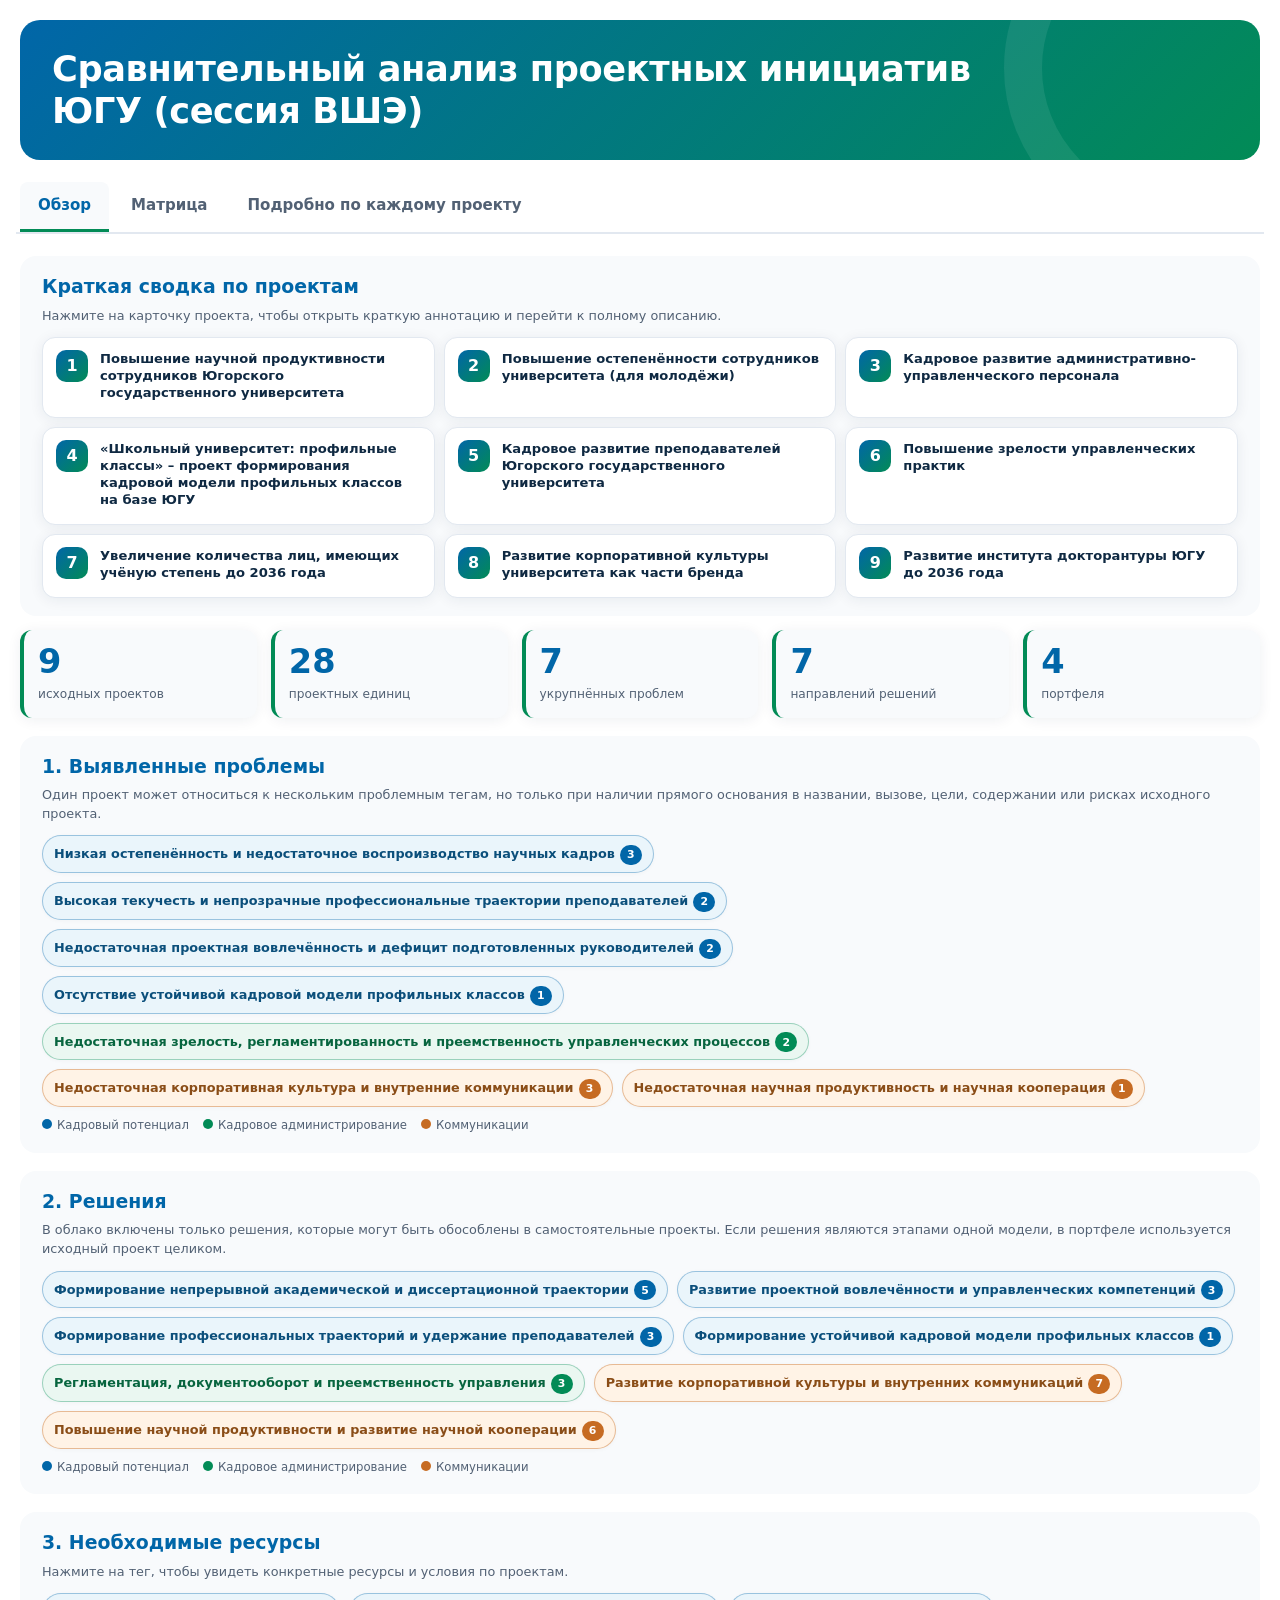
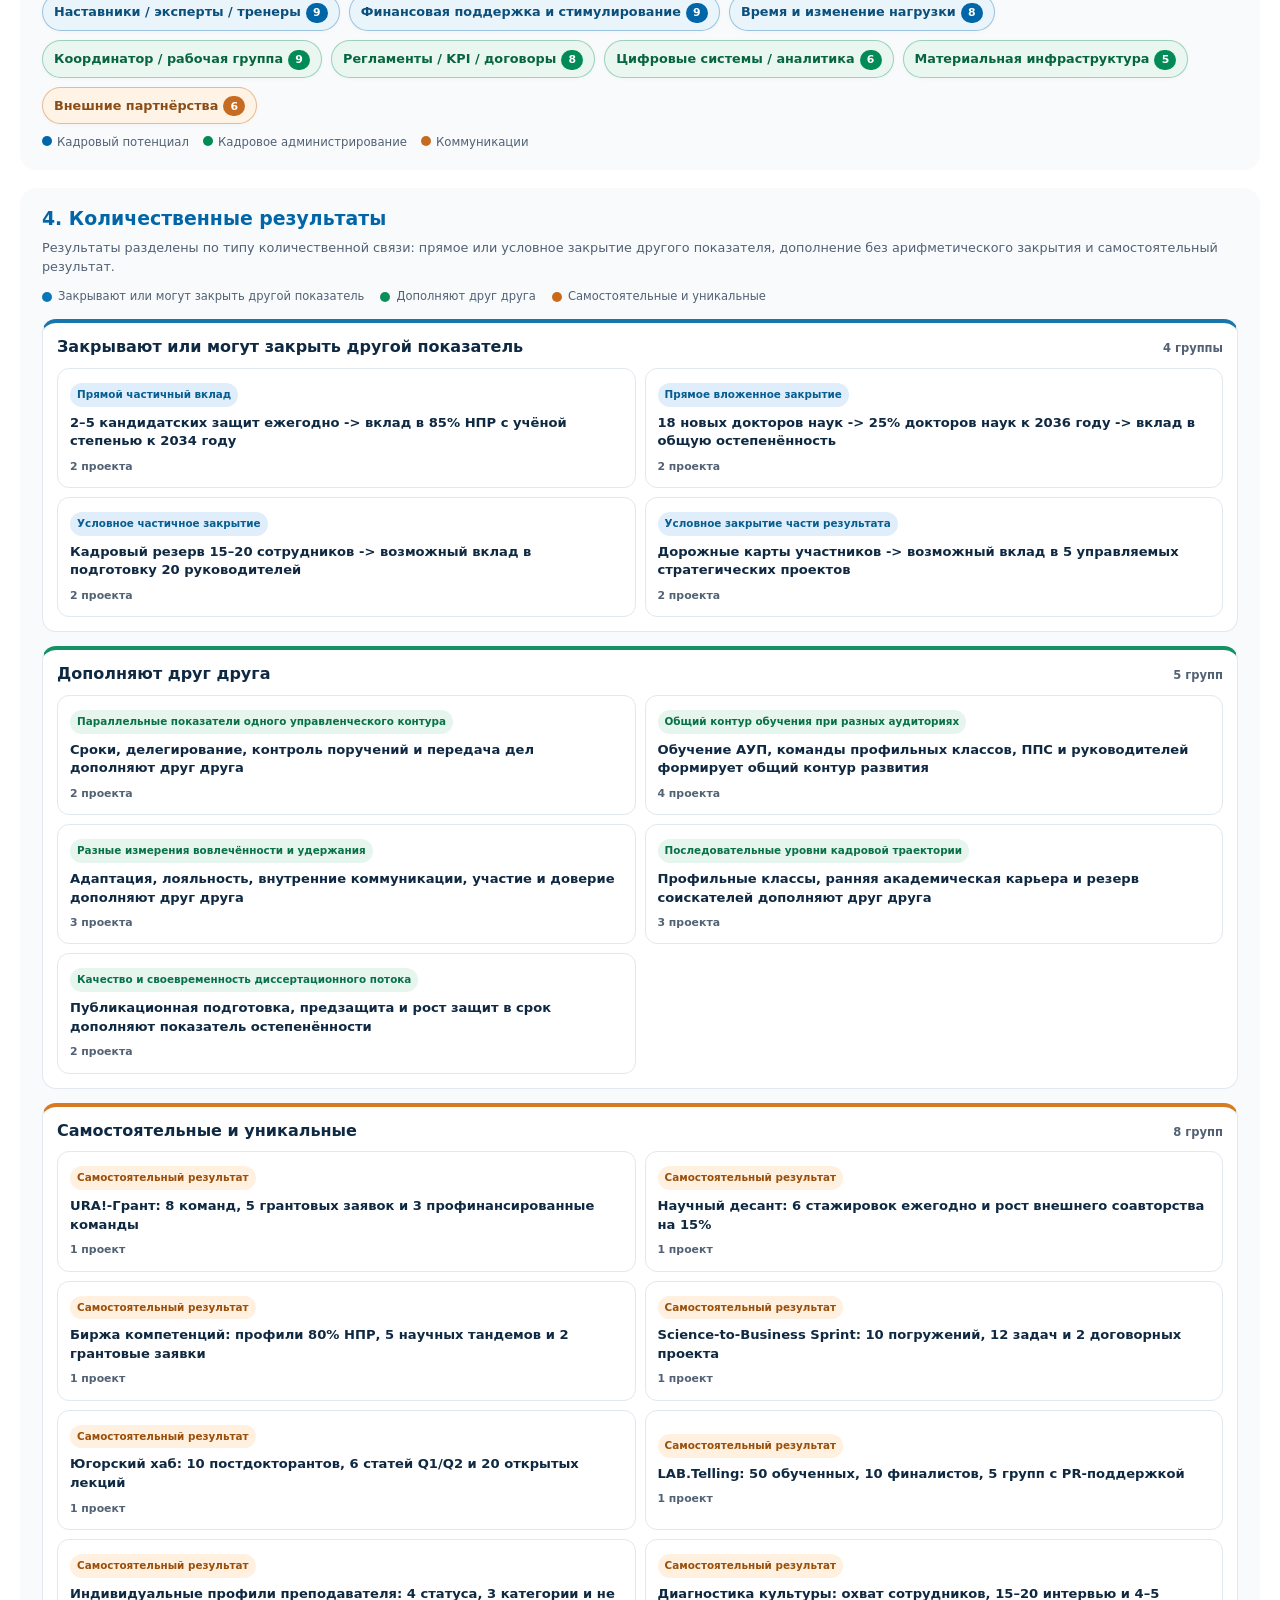
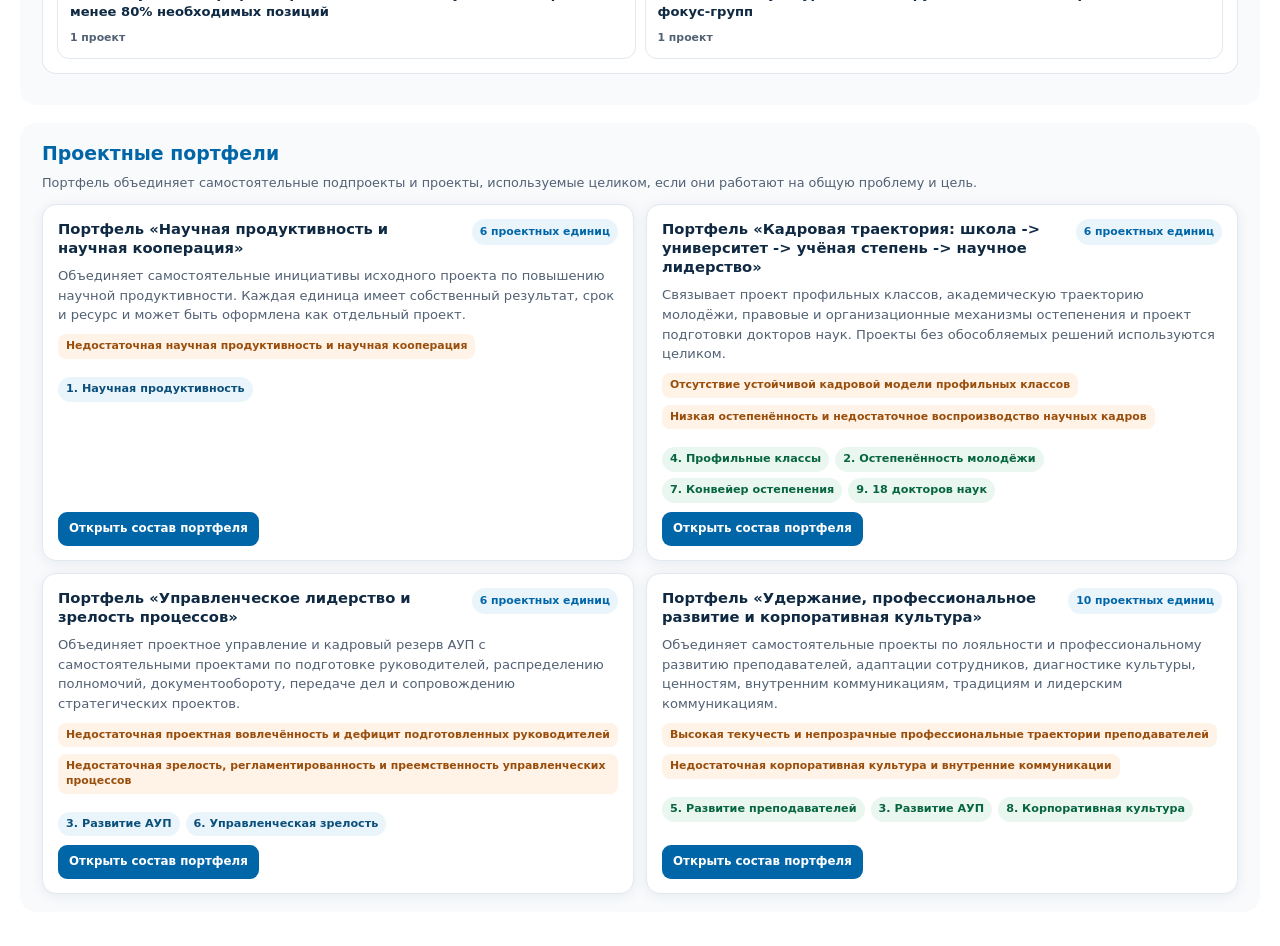
<file: index.html>
<!DOCTYPE html>
<html lang="ru">
<head>
  <meta charset="UTF-8">
  <meta name="viewport" content="width=device-width, initial-scale=1, viewport-fit=cover">
  <title>Сравнительный анализ проектных инициатив ЮГУ</title>
  <style>
:root {
  --blue: #0166A8;
  --green: #028B56;
  --dark: #0f2942;
  --text: #1e293b;
  --muted: #526174;
  --light: #94a3b8;
  --bg: #f8fafc;
  --border: #e2e8f0;
  --warn: #c66b22;
  --danger: #b84444;
  --blue-soft: #eaf5fb;
  --green-soft: #eaf7f1;
  --radius: 16px;
  --shadow: 0 2px 14px rgba(15, 41, 66, .07);
  --safe-bottom: env(safe-area-inset-bottom, 0px);
}

* {
  box-sizing: border-box;
  margin: 0;
  padding: 0;
}

html {
  scroll-behavior: smooth;
  -webkit-text-size-adjust: 100%;
}

body {
  font-family: 'Segoe UI', Roboto, system-ui, -apple-system, sans-serif;
  background: #fff;
  color: var(--text);
  line-height: 1.5;
  padding: 12px;
  padding-bottom: calc(24px + var(--safe-bottom));
  min-height: 100dvh;
}

button,
input,
select {
  font: inherit;
}

.container {
  max-width: 1440px;
  margin: 0 auto;
  width: 100%;
}

a {
  color: var(--blue);
  text-decoration: none;
}

a:hover {
  text-decoration: underline;
}

header.hero {
  background: linear-gradient(135deg, var(--blue), var(--green));
  color: #fff;
  padding: 22px 22px;
  border-radius: 16px;
  margin-bottom: 18px;
  position: relative;
  overflow: hidden;
}

header.hero:after {
  content: "";
  position: absolute;
  width: 260px;
  height: 260px;
  border-radius: 50%;
  right: -80px;
  top: -120px;
  border: 38px solid rgba(255, 255, 255, .08);
}

.hero h1 {
  font-size: clamp(1.25rem, 4.5vw, 2.2rem);
  line-height: 1.2;
  font-weight: 650;
  letter-spacing: -.4px;
  max-width: 1000px;
  position: relative;
  z-index: 1;
}

.hero .sub {
  opacity: .93;
  margin-top: 8px;
  font-size: clamp(.82rem, 2.5vw, 1rem);
  position: relative;
  z-index: 1;
}

.hero-actions {
  display: flex;
  gap: 8px;
  flex-wrap: wrap;
  margin-top: 14px;
  position: relative;
  z-index: 1;
}

.hero-link {
  display: inline-flex;
  align-items: center;
  gap: 6px;
  color: #fff !important;
  border: 1px solid rgba(255, 255, 255, .55);
  padding: 8px 12px;
  border-radius: 12px;
  font-weight: 600;
  font-size: .84rem;
  background: rgba(255, 255, 255, .08);
}

.hero-link:hover {
  background: rgba(255, 255, 255, .16);
  text-decoration: none;
}

.tabs-wrap {
  position: sticky;
  top: 0;
  z-index: 50;
  background: #fff;
  padding-top: 4px;
  margin: 0 -4px 16px;
}

.tabs {
  display: flex;
  gap: 4px;
  border-bottom: 2px solid var(--border);
  overflow-x: auto;
  scrollbar-width: none;
  padding: 0 4px;
}

.tabs::-webkit-scrollbar {
  display: none;
}

.tab-btn {
  flex: 0 0 auto;
  padding: 10px 14px;
  background: transparent;
  border: 0;
  border-bottom: 3px solid transparent;
  color: var(--muted);
  font-weight: 600;
  font-size: .87rem;
  cursor: pointer;
  min-height: 44px;
  white-space: nowrap;
  border-radius: 8px 8px 0 0;
}

.tab-btn:hover {
  background: #f1f5f9;
}

.tab-btn.active {
  color: var(--blue);
  border-bottom-color: var(--green);
  background: var(--bg);
}

.tab-content {
  display: none;
  animation: fade .22s ease;
}

.tab-content.active {
  display: block;
}

@keyframes fade {
  from {
    opacity: .35;
    transform: translateY(5px);
  }
  to {
    opacity: 1;
    transform: none;
  }
}

.stats-grid {
  display: grid;
  grid-template-columns: repeat(2, 1fr);
  gap: 10px;
  margin-bottom: 16px;
}

.stat-card {
  background: var(--bg);
  border-radius: 12px;
  border-left: 4px solid var(--green);
  box-shadow: var(--shadow);
  padding: 14px;
}

.stat-card .number {
  font-size: clamp(1.35rem, 5vw, 2.1rem);
  font-weight: 750;
  color: var(--blue);
  line-height: 1.1;
}

.stat-card .label {
  font-size: .76rem;
  color: var(--muted);
  margin-top: 4px;
}

.block {
  background: var(--bg);
  border-radius: var(--radius);
  padding: 15px 16px;
  margin: 14px 0;
}

.block h2,
.block h3,
.block h4 {
  color: var(--blue);
  font-weight: 650;
  line-height: 1.3;
}

.block h2 {
  font-size: 1.18rem;
  margin-bottom: 10px;
}

.block h3 {
  font-size: 1rem;
  margin-bottom: 10px;
}

.section-note {
  font-size: .8rem;
  color: var(--muted);
  margin: -3px 0 12px;
}

.tag-cloud {
  display: flex;
  flex-wrap: wrap;
  gap: 9px;
}

.tag-item {
  border: 1px solid var(--border);
  background: #fff;
  border-radius: 26px;
  padding: 7px 11px;
  cursor: pointer;
  box-shadow: 0 1px 4px rgba(0, 0, 0, .03);
  transition: .18s;
  text-align: left;
  color: var(--text);
  line-height: 1.25;
}

.tag-item:hover,
.tag-item:focus {
  transform: translateY(-1px);
  border-color: var(--blue);
  box-shadow: 0 4px 12px rgba(1, 102, 168, .12);
  outline: none;
}

.tag-item.unique {
  border-style: dashed;
  border-color: #d5a16f;
  background: #fffaf4;
}

.tag-item .tag-label {
  font-size: .8rem;
  font-weight: 600;
}

.tag-item .count {
  display: inline-flex;
  align-items: center;
  justify-content: center;
  background: var(--blue);
  color: #fff;
  border-radius: 16px;
  min-width: 22px;
  height: 20px;
  padding: 0 6px;
  margin-left: 5px;
  font-size: .68rem;
  font-weight: 700;
}

.tag-item.unique .count {
  background: var(--warn);
}

.legend-row {
  display: flex;
  gap: 14px;
  flex-wrap: wrap;
  font-size: .73rem;
  color: var(--muted);
  margin: 8px 0 0;
}

.legend-dot {
  width: 10px;
  height: 10px;
  border-radius: 50%;
  display: inline-block;
  margin-right: 5px;
}

.legend-dot.shared {
  background: var(--blue);
}

.legend-dot.unique {
  background: var(--warn);
}

.grid-2,
.grid-3 {
  display: grid;
  grid-template-columns: 1fr;
  gap: 12px;
}

.insight-card,
.cluster-card,
.project-mini,
.detail-card {
  background: #fff;
  border: 1px solid var(--border);
  border-radius: 14px;
  box-shadow: var(--shadow);
}

.insight-card,
.cluster-card {
  padding: 14px 15px;
}

.insight-card h4,
.cluster-card h4 {
  color: var(--dark);
  font-size: .92rem;
  margin-bottom: 7px;
}

.insight-card p,
.cluster-card p {
  font-size: .82rem;
  color: var(--muted);
}

.cluster-projects {
  display: flex;
  gap: 6px;
  flex-wrap: wrap;
  margin-top: 9px;
}

.mini-pill {
  font-size: .7rem;
  background: var(--blue-soft);
  color: #0b4f7b;
  border-radius: 14px;
  padding: 4px 8px;
  font-weight: 600;
}

.cluster-card:nth-child(2n) .mini-pill {
  background: var(--green-soft);
  color: #07653f;
}

.matrix-wrap {
  overflow: auto;
  background: #fff;
  border: 1px solid var(--border);
  border-radius: 14px;
  box-shadow: var(--shadow);
  max-height: min(84vh, 820px);
}

table.matrix {
  border-collapse: collapse;
  width: 100%;
  min-width: 920px;
  font-size: .76rem;
}

.matrix th {
  position: sticky;
  top: 0;
  z-index: 2;
  background: #eef4f8;
  color: var(--blue);
  text-align: left;
  padding: 10px;
  border-bottom: 2px solid #cfdae4;
}

.matrix td {
  padding: 9px 10px;
  border-bottom: 1px solid #eef2f6;
  vertical-align: top;
}

.matrix tr:hover td {
  background: #fbfdff;
}

.matrix .yes {
  font-weight: 800;
  color: var(--green);
}

.search-bar {
  display: flex;
  gap: 8px;
  flex-wrap: wrap;
  margin: 12px 0;
}

.search-input {
  flex: 1 1 260px;
  border: 1px solid var(--border);
  border-radius: 12px;
  padding: 10px 12px;
  min-height: 44px;
}

.filter-select {
  border: 1px solid var(--border);
  border-radius: 12px;
  padding: 9px 12px;
  background: #fff;
  min-height: 44px;
  color: var(--text);
}

.project-list {
  display: grid;
  grid-template-columns: 1fr;
  gap: 12px;
}

.project-card {
  background: #fff;
  border: 1px solid var(--border);
  border-radius: 16px;
  box-shadow: var(--shadow);
  overflow: hidden;
  scroll-margin-top: 72px;
}

.project-head {
  width: 100%;
  border: 0;
  background: #fff;
  display: flex;
  align-items: flex-start;
  gap: 11px;
  padding: 15px;
  text-align: left;
  cursor: pointer;
  color: var(--text);
}

.project-head:hover {
  background: #fbfdff;
}

.project-num {
  flex: 0 0 34px;
  height: 34px;
  border-radius: 11px;
  background: linear-gradient(135deg, var(--blue), var(--green));
  color: #fff;
  display: flex;
  align-items: center;
  justify-content: center;
  font-weight: 750;
}

.project-title-wrap {
  flex: 1;
}

.project-title {
  font-size: .94rem;
  font-weight: 700;
  color: var(--dark);
  line-height: 1.3;
}

.project-meta {
  font-size: .72rem;
  color: var(--muted);
  margin-top: 4px;
}

.chev {
  font-size: 1.2rem;
  color: var(--light);
  transition: .2s;
}

.project-card.open .chev {
  transform: rotate(180deg);
}

.project-body {
  display: none;
  padding: 0 15px 16px;
}

.project-card.open .project-body {
  display: block;
}

.summary-strip {
  background: linear-gradient(90deg, var(--blue-soft), var(--green-soft));
  border-radius: 12px;
  padding: 11px 12px;
  font-size: .81rem;
  color: #244253;
  margin-bottom: 12px;
}

.detail-grid {
  display: grid;
  grid-template-columns: 1fr;
  gap: 10px;
}

.detail-section {
  border: 1px solid var(--border);
  border-radius: 12px;
  padding: 12px;
  background: #fff;
}

.detail-section h4 {
  color: var(--blue);
  font-size: .86rem;
  margin-bottom: 7px;
}

.detail-section p,
.detail-section li {
  font-size: .8rem;
  color: var(--muted);
}

.detail-section ul {
  padding-left: 18px;
}

.detail-section li {
  margin: 4px 0;
}

.tag-line {
  display: flex;
  gap: 5px;
  flex-wrap: wrap;
  margin-top: 8px;
}

.tiny-tag {
  font-size: .66rem;
  padding: 3px 7px;
  border-radius: 12px;
  background: #eef5f9;
  color: #31546e;
}

.solutions {
  display: grid;
  grid-template-columns: 1fr;
  gap: 8px;
}

.solution-card {
  border-left: 4px solid var(--green);
  background: #fbfdfc;
  border-radius: 10px;
  padding: 10px 11px;
}

.solution-card .s-top {
  display: flex;
  justify-content: space-between;
  gap: 8px;
}

.solution-card h5 {
  font-size: .8rem;
  color: var(--dark);
}

.solution-time {
  font-size: .66rem;
  color: var(--green);
  font-weight: 700;
  white-space: nowrap;
}

.solution-card p {
  font-size: .76rem;
  color: var(--muted);
  margin-top: 4px;
}

.solution-metric {
  font-size: .7rem;
  color: #35596e;
  margin-top: 5px;
  font-weight: 600;
}

.timeline {
  position: relative;
  margin-left: 8px;
  padding-left: 17px;
  border-left: 2px solid #cfe0ea;
}

.road-step {
  position: relative;
  padding: 0 0 13px;
}

.road-step:before {
  content: "";
  position: absolute;
  left: -23px;
  top: 4px;
  width: 10px;
  height: 10px;
  border-radius: 50%;
  background: var(--green);
  border: 2px solid #fff;
  box-shadow: 0 0 0 2px #bfe2d3;
}

.road-time {
  font-size: .68rem;
  font-weight: 750;
  color: var(--green);
}

.road-title {
  font-size: .8rem;
  font-weight: 700;
  color: var(--dark);
}

.road-text {
  font-size: .75rem;
  color: var(--muted);
  margin-top: 2px;
}

.unique-box {
  border: 1px dashed #d5a16f;
  background: #fffaf4;
  border-radius: 12px;
  padding: 11px;
}

.unique-box h4 {
  color: #9b561c;
}

.relation-links {
  display: flex;
  gap: 6px;
  flex-wrap: wrap;
}

.relation-links a {
  font-size: .68rem;
  padding: 4px 7px;
  background: var(--blue-soft);
  border-radius: 12px;
  font-weight: 600;
}

.back-top {
  position: fixed;
  right: 16px;
  bottom: calc(16px + var(--safe-bottom));
  width: 42px;
  height: 42px;
  border: 0;
  border-radius: 50%;
  background: var(--dark);
  color: #fff;
  box-shadow: 0 6px 22px rgba(15, 41, 66, .2);
  cursor: pointer;
  display: none;
  z-index: 80;
}

.modal-overlay {
  position: fixed;
  inset: 0;
  background: rgba(10, 25, 40, 0.55);
  z-index: 1000;
  display: flex;
  align-items: center;
  justify-content: center;
  opacity: 0;
  visibility: hidden;
  transition: opacity 0.3s ease, visibility 0.3s ease;
  padding: 20px;
  box-sizing: border-box;
}

.modal-overlay.active {
  opacity: 1;
  visibility: visible;
}

.modal-content {
  background: #fff;
  border-radius: 20px;
  max-width: 840px;
  width: 100%;
  max-height: 90vh;
  overflow-y: auto;
  padding: 24px;
  box-shadow: 0 20px 60px rgba(0, 0, 0, 0.3);
  position: relative;
  transform: scale(0.95);
  transition: transform 0.25s ease;
}

.modal-overlay.active .modal-content {
  transform: scale(1);
}

.modal-head {
  display: flex;
  gap: 8px;
  align-items: flex-start;
  position: sticky;
  top: -17px;
  background: #fff;
  padding: 15px 0 9px;
  z-index: 3;
  border-bottom: 1px solid var(--border);
}

.modal-head h2 {
  flex: 1;
  color: var(--blue);
  font-size: 1.05rem;
  line-height: 1.3;
}

.modal-close {
  border: 0;
  background: transparent;
  width: 38px;
  height: 38px;
  font-size: 1.45rem;
  cursor: pointer;
  color: var(--text);
}

.modal-summary {
  font-size: .78rem;
  color: var(--muted);
  margin: 10px 0;
}

.modal-project {
  border-bottom: 1px solid var(--border);
  padding: 12px 0;
}

.modal-project:last-child {
  border-bottom: 0;
}

.modal-project h3 {
  font-size: .88rem;
  color: var(--dark);
  margin-bottom: 5px;
}

.modal-project p {
  font-size: .79rem;
  color: var(--muted);
}

.modal-actions {
  margin-top: 7px;
}

.open-project {
  display: inline-flex;
  font-size: .72rem;
  font-weight: 700;
  color: var(--blue);
  background: var(--blue-soft);
  padding: 5px 8px;
  border-radius: 9px;
}

.callout {
  border-left: 4px solid var(--green);
  background: var(--green-soft);
  padding: 12px 14px;
  border-radius: 10px;
  margin: 12px 0;
  font-size: .83rem;
  color: #24513e;
}

.callout strong {
  color: #075d3a;
}

.warn-callout {
  border-left-color: var(--warn);
  background: #fff7ed;
  color: #684422;
}

.warn-callout strong {
  color: #8a4d17;
}

@media (min-width: 640px) {
  body {
    padding: 16px;
  }
  header.hero {
    padding: 24px 27px;
  }
  .stats-grid {
    grid-template-columns: repeat(4, 1fr);
    gap: 14px;
  }
  .grid-2 {
    grid-template-columns: 1fr 1fr;
  }
  .grid-3 {
    grid-template-columns: repeat(2, 1fr);
  }
  .modal-overlay {
    align-items: center;
    padding: 20px;
  }
  .modal-content {
    max-width: 840px;
    max-height: 86vh;
    border-radius: 18px;
    padding: 22px;
    display: flex;
    flex-direction: column;
    align-content: center;
  }
  .modal-head {
    top: -22px;
  }
  .detail-grid {
    grid-template-columns: 1fr 1fr;
  }
  .solutions {
    grid-template-columns: 1fr 1fr;
  }
}

@media (min-width: 950px) {
  body {
    padding: 20px;
  }
  header.hero {
    padding: 28px 32px;
    border-radius: 20px;
  }
  .tabs-wrap {
    margin-bottom: 22px;
  }
  .tab-btn {
    font-size: .94rem;
    padding: 12px 18px;
  }
  .block {
    padding: 18px 22px;
  }
  .grid-3 {
    grid-template-columns: repeat(3, 1fr);
  }
  .project-head {
    padding: 18px;
  }
  .project-body {
    padding: 0 18px 20px;
  }
  .detail-grid {
    grid-template-columns: repeat(2, 1fr);
  }
  .solutions {
    grid-template-columns: repeat(2, 1fr);
  }
}

@media print {
  .tabs-wrap,
  .modal-overlay,
  .back-top,
  .hero-actions,
  .search-bar {
    display: none !important;
  }
  .tab-content {
    display: block !important;
  }
  .project-card .project-body {
    display: block !important;
  }
  .project-card {
    break-inside: avoid;
  }
  .hero {
    background: var(--blue) !important;
    -webkit-print-color-adjust: exact;
    print-color-adjust: exact;
  }
  body {
    padding: 0;
  }
}


/* Сферы тегов */
:root {
  --sphere-hr: #0166A8;
  --sphere-hr-soft: #eaf5fb;
  --sphere-process: #028B56;
  --sphere-process-soft: #eaf7f1;
  --sphere-communication: #c66b22;
  --sphere-communication-soft: #fff3e6;
}

.stats-grid {
  grid-template-columns: repeat(auto-fit, minmax(135px, 1fr));
}

.tab-link {
  display: inline-flex;
  align-items: center;
  text-decoration: none;
}

.tab-link:hover {
  text-decoration: none;
}

.tag-item.sphere-hr {
  border-color: rgba(1, 102, 168, .35);
  background: var(--sphere-hr-soft);
  color: #0b4f7b;
}

.tag-item.sphere-process {
  border-color: rgba(2, 139, 86, .35);
  background: var(--sphere-process-soft);
  color: #07653f;
}

.tag-item.sphere-communication {
  border-color: rgba(198, 107, 34, .42);
  background: var(--sphere-communication-soft);
  color: #8a4d17;
}

.tag-item.sphere-hr .count {
  background: var(--sphere-hr);
}

.tag-item.sphere-process .count {
  background: var(--sphere-process);
}

.tag-item.sphere-communication .count {
  background: var(--sphere-communication);
}

.tag-item.sphere-hr:hover,
.tag-item.sphere-hr:focus {
  border-color: var(--sphere-hr);
  box-shadow: 0 4px 12px rgba(1, 102, 168, .15);
}

.tag-item.sphere-process:hover,
.tag-item.sphere-process:focus {
  border-color: var(--sphere-process);
  box-shadow: 0 4px 12px rgba(2, 139, 86, .15);
}

.tag-item.sphere-communication:hover,
.tag-item.sphere-communication:focus {
  border-color: var(--sphere-communication);
  box-shadow: 0 4px 12px rgba(198, 107, 34, .15);
}

.legend-dot.sphere-hr {
  background: var(--sphere-hr);
}

.legend-dot.sphere-process {
  background: var(--sphere-process);
}

.legend-dot.sphere-communication {
  background: var(--sphere-communication);
}

.tiny-tag.sphere-hr {
  background: var(--sphere-hr-soft);
  color: #0b4f7b;
  border: 1px solid rgba(1, 102, 168, .28);
}

.tiny-tag.sphere-process {
  background: var(--sphere-process-soft);
  color: #07653f;
  border: 1px solid rgba(2, 139, 86, .28);
}

.tiny-tag.sphere-communication {
  background: var(--sphere-communication-soft);
  color: #8a4d17;
  border: 1px solid rgba(198, 107, 34, .32);
}

.matrix .yes.sphere-hr {
  color: var(--sphere-hr);
}

.matrix .yes.sphere-process {
  color: var(--sphere-process);
}

.matrix .yes.sphere-communication {
  color: var(--sphere-communication);
}

.matrix-legend {
  margin-bottom: 4px;
}

.modal-solutions {
  display: grid;
  gap: 8px;
  margin-top: 8px;
}

.modal-solution-card {
  border: 1px solid var(--border);
  border-left: 4px solid var(--green);
  border-radius: 10px;
  padding: 10px 11px;
  background: #fbfdfc;
}

.modal-solution-top {
  display: flex;
  justify-content: space-between;
  gap: 10px;
  align-items: flex-start;
}

.modal-solution-top h4 {
  color: var(--dark);
  font-size: .82rem;
}

.modal-solution-top span {
  color: var(--green);
  font-size: .68rem;
  font-weight: 700;
  white-space: nowrap;
}

.modal-solution-card p {
  margin-top: 5px;
}

.project-solutions-block {
  padding: 13px;
  margin: 12px 0;
}

.result-quant {
  margin-top: 10px;
}

.project-tags-box {
  margin-top: 12px;
}

.project-tag-section {
  margin-top: 12px;
}

.project-tag-section > b {
  display: block;
  color: var(--dark);
  font-size: .78rem;
  margin-bottom: 5px;
}

.project-solution-map {
  display: grid;
  gap: 7px;
  margin-top: 9px;
}

.project-solution-group {
  border-left: 3px solid var(--border);
  padding-left: 9px;
}

.project-solution-items {
  margin-top: 4px;
}

.project-solution-item {
  font-size: .72rem;
  color: var(--muted);
  margin: 2px 0;
}

.project-solution-item span {
  color: var(--green);
  font-weight: 700;
}

@media (min-width: 900px) {
  #overview > .block {
    margin-top: 18px;
  }

  .modal-solutions {
    grid-template-columns: 1fr 1fr;
  }
}

/* Подробное представление решений */
.solution-card {
  padding: 13px 14px;
}

.solution-card .s-top {
  margin-bottom: 6px;
}

.solution-card h5 {
  font-size: .88rem;
  line-height: 1.35;
}

.solution-period {
  display: inline-block;
  margin: 1px 0 9px;
  padding: 4px 8px;
  border-radius: 9px;
  background: var(--green-soft);
  color: #07653f;
  font-size: .72rem;
}

.solution-field {
  margin-top: 9px;
}

.solution-field > b {
  display: block;
  margin-bottom: 4px;
  color: var(--dark);
  font-size: .75rem;
}

.solution-actions {
  padding-left: 19px;
  margin-top: 4px;
}

.solution-actions li {
  color: var(--muted);
  font-size: .76rem;
  line-height: 1.48;
  margin: 4px 0;
}

.solution-metric {
  margin-top: 10px;
  padding: 8px 9px;
  border-radius: 9px;
  background: var(--blue-soft);
  line-height: 1.45;
}

.solution-metric b {
  color: #0b4f7b;
}

.modal-solution-card {
  padding: 12px 13px;
}

.modal-solution-card .solution-actions li {
  font-size: .76rem;
}

@media (min-width: 900px) {
  .solutions {
    grid-template-columns: 1fr;
  }

  .solution-card {
    padding: 16px 17px;
  }

  .solution-card h5 {
    font-size: .94rem;
  }
}


/* Компактные заголовки групп решений */
.project-solution-group > .tiny-tag {
  display: inline-flex;
  width: fit-content;
  max-width: 100%;
  align-items: center;
  white-space: normal;
}

.project-solution-group {
  padding-top: 2px;
  padding-bottom: 2px;
}

.project-solution-items {
  margin-top: 6px;
}


/* Три направления тегов */
.sphere-legend { margin-top: 10px; }

/* Краткая сводка проектов */
.project-summary-grid {
  display: grid;
  grid-template-columns: 1fr;
  gap: 9px;
}
.project-summary-card {
  position: relative;
  display: grid;
  grid-template-columns: 34px 1fr;
  gap: 4px 10px;
  width: 100%;
  padding: 12px 13px;
  border: 1px solid var(--border);
  border-radius: 13px;
  background: #fff;
  text-align: left;
  cursor: pointer;
  box-shadow: var(--shadow);
  color: var(--text);
  transition: .18s;
}
.project-summary-card:hover,
.project-summary-card:focus {
  transform: translateY(-1px);
  border-color: var(--blue);
  box-shadow: 0 5px 16px rgba(1,102,168,.12);
  outline: none;
}
.project-summary-num {
  grid-row: 1 / 3;
  width: 32px;
  height: 32px;
  display: inline-flex;
  align-items: center;
  justify-content: center;
  border-radius: 10px;
  color: #fff;
  background: linear-gradient(135deg,var(--blue),var(--green));
  font-weight: 750;
}
.project-summary-title { font-size: .82rem; line-height: 1.3; font-weight: 700; color: var(--dark); }
.project-summary-authors { font-size: .68rem; line-height: 1.35; color: var(--muted); }
.project-summary-modal > div { margin-bottom: 12px; }
.project-summary-modal b { color: var(--dark); font-size: .82rem; }
.project-summary-modal p, .project-summary-modal li { font-size: .8rem; color: var(--muted); }
.project-summary-modal ul { padding-left: 19px; margin-top: 5px; }

/* Этапы внутри решения */
.solution-index {
  display: inline-flex;
  width: fit-content;
  padding: 3px 7px;
  border-radius: 8px;
  background: var(--blue-soft);
  color: #0b4f7b;
  font-size: .67rem;
  font-weight: 750;
  margin-bottom: 5px;
}
.solution-card .s-top { display: block; }
.solution-stages,
.modal-stage-list {
  margin-top: 10px;
  padding: 10px 11px;
  border-radius: 10px;
  background: #f8fafc;
  border: 1px solid var(--border);
}
.solution-stages > b,
.modal-stage-list > b { color: var(--dark); font-size: .75rem; }
.solution-stage,
.modal-stage {
  display: grid;
  grid-template-columns: minmax(100px,auto) 1fr;
  gap: 2px 9px;
  padding: 8px 0;
  border-bottom: 1px solid var(--border);
}
.solution-stage:last-child,
.modal-stage:last-child { border-bottom: 0; padding-bottom: 0; }
.solution-stage span,
.modal-stage span { grid-row: 1 / 3; font-size: .67rem; font-weight: 700; color: var(--green); }
.solution-stage strong,
.modal-stage strong { font-size: .76rem; color: var(--dark); }
.solution-stage p,
.modal-stage p { font-size: .73rem; color: var(--muted); margin: 0; }

@media (min-width: 640px) {
  .project-summary-grid { grid-template-columns: repeat(2,minmax(0,1fr)); }
}
@media (min-width: 1050px) {
  .project-summary-grid { grid-template-columns: repeat(3,minmax(0,1fr)); }
}
@media (max-width: 520px) {
  .solution-stage, .modal-stage { grid-template-columns: 1fr; }
  .solution-stage span, .modal-stage span { grid-row: auto; }
}


/* Модальное окно без горизонтальной прокрутки */
.modal-overlay {
  padding: 12px;
  overflow: hidden;
}

.modal-content {
  width: min(920px, calc(100vw - 24px));
  max-width: calc(100vw - 24px);
  min-width: 0;
  overflow-x: hidden;
  overflow-y: auto;
}

.modal-content,
.modal-content * {
  min-width: 0;
  max-width: 100%;
}

#modalBody,
.modal-project,
.project-summary-modal,
.modal-solutions,
.modal-solution-card,
.solution-field {
  width: 100%;
  min-width: 0;
}

.modal-solutions {
  grid-template-columns: repeat(auto-fit, minmax(min(100%, 330px), 1fr));
}

.modal-solution-top {
  display: grid;
  grid-template-columns: minmax(0, 1fr);
  gap: 5px;
}

.modal-solution-top span {
  white-space: normal;
  overflow-wrap: anywhere;
}

.modal-project h3,
.modal-project p,
.modal-solution-card,
.modal-solution-card p,
.solution-actions li,
.project-summary-modal p,
.project-summary-modal li,
.open-project {
  overflow-wrap: anywhere;
  word-break: normal;
}

.project-summary-modal ol,
.project-summary-modal ul {
  padding-left: 21px;
  margin-top: 6px;
}

.project-summary-modal li {
  margin: 6px 0;
}

.project-summary-modal li strong {
  display: block;
  color: var(--dark);
  line-height: 1.35;
}

.summary-stage-note {
  display: block;
  margin-top: 3px;
  font-size: .72rem;
  color: var(--muted);
}

@media (max-width: 639px) {
  .modal-overlay {
    padding: 6px;
  }

  .modal-content {
    width: calc(100vw - 12px);
    max-width: calc(100vw - 12px);
    padding: 16px 14px;
    border-radius: 15px;
  }
}


.summary-solution-text { margin-top:4px; color:var(--muted); font-size:.78rem; line-height:1.5; }
.summary-solutions li { margin-bottom:10px; }


/* Аккуратные списки ресурсов и рисков */
.solution-resource-list ul,
.project-resource-list ul {
  margin: 7px 0 0;
  padding-left: 21px;
  list-style-position: outside;
}

.solution-resource-list li,
.project-resource-list li {
  margin: 5px 0;
  padding-left: 2px;
  color: var(--muted);
  font-size: .76rem;
  line-height: 1.5;
}

.solution-resource-list li::marker,
.project-resource-list li::marker {
  color: var(--green);
  font-size: .85em;
}

.solution-field {
  overflow: hidden;
}


/* Укрупнённое облако количественных результатов */
#resultCloud .tag-item {
  max-width: min(100%, 920px);
  white-space: normal;
  text-align: left;
}

#resultCloud .tag-label {
  line-height: 1.35;
}


/* Итоговая классификация: одна основная проблема и одно основное решение */
.project-tag-section .tag-line {
  margin-top: 7px;
}

.project-tag-section .tag-line .tiny-tag {
  max-width: 100%;
  white-space: normal;
  line-height: 1.35;
}


/* Версия с самостоятельными проектными единицами и портфелями */
.unit-type-badge {
  display: inline-flex;
  width: fit-content;
  margin: 0 0 8px;
  padding: 5px 9px;
  border-radius: 999px;
  background: var(--blue-soft);
  color: var(--blue);
  font-size: .7rem;
  font-weight: 800;
  line-height: 1.2;
}

.autonomy-box {
  margin: 9px 0;
  padding: 10px 12px;
  border-left: 4px solid var(--blue);
  border-radius: 9px;
  background: #f7fbfe;
  font-size: .78rem;
  line-height: 1.5;
}

.autonomy-box p {
  margin: 4px 0 0;
}

.portfolio-card {
  display: flex;
  flex-direction: column;
  gap: 9px;
}

.portfolio-card-head {
  display: flex;
  gap: 10px;
  align-items: flex-start;
  justify-content: space-between;
}

.portfolio-card-head h4 {
  margin: 0;
}

.portfolio-count {
  flex: 0 0 auto;
  padding: 5px 8px;
  border-radius: 999px;
  background: var(--blue-soft);
  color: var(--blue);
  font-size: .68rem;
  font-weight: 800;
}

.portfolio-tags,
.portfolio-modal-tags {
  display: flex;
  flex-wrap: wrap;
  gap: 7px;
}

.portfolio-problem {
  padding: 5px 8px;
  border-radius: 8px;
  background: #fff3e7;
  color: #9a4e0c;
  font-size: .68rem;
  font-weight: 700;
  line-height: 1.35;
}

.portfolio-open {
  margin-top: auto;
  align-self: flex-start;
  border: 0;
  border-radius: 9px;
  padding: 8px 11px;
  background: var(--blue);
  color: #fff;
  font: inherit;
  font-size: .74rem;
  font-weight: 800;
  cursor: pointer;
}

.portfolio-open:hover {
  filter: brightness(.95);
}

.portfolio-modal > p {
  margin-top: 0;
}

.portfolio-modal-tags {
  display: grid;
  gap: 9px;
  margin: 10px 0 14px;
}

.portfolio-modal-tags > div {
  display: flex;
  flex-wrap: wrap;
  gap: 6px;
  align-items: center;
}

.portfolio-modal-tags b {
  width: 100%;
  font-size: .78rem;
}

.portfolio-unit-list {
  display: grid;
  gap: 10px;
}

.portfolio-unit-card {
  padding: 12px;
  border: 1px solid var(--border);
  border-radius: 12px;
  background: #fff;
}

.portfolio-unit-card h4 {
  margin: 3px 0 7px;
  font-size: .9rem;
  line-height: 1.35;
}

.portfolio-unit-card p {
  margin: 5px 0;
  font-size: .76rem;
  line-height: 1.5;
}

.portfolio-unit-source {
  color: var(--muted);
  font-size: .68rem;
  font-weight: 800;
  text-transform: uppercase;
  letter-spacing: .03em;
}

.portfolio-stage-note {
  margin: 7px 0;
  color: var(--muted);
  font-size: .7rem;
  font-weight: 700;
}

.matrix td.yes {
  font-weight: 800;
}

@media (min-width: 760px) {
  .portfolio-unit-list {
    grid-template-columns: repeat(2, minmax(0, 1fr));
  }

  .modal-stage-list {
    display: grid;
    grid-template-columns: repeat(2, minmax(0, 1fr));
    gap: 9px;
  }

  .modal-stage-list > b {
    grid-column: 1 / -1;
  }

  .modal-stage {
    display: block;
    padding: 10px 11px;
    border: 1px solid var(--border);
    border-radius: 10px;
    background: #fff;
  }
}

@media (max-width: 759px) {
  .portfolio-card-head {
    display: block;
  }

  .portfolio-count {
    display: inline-flex;
    margin-top: 7px;
  }
}


/* Анализ взаимосвязей количественных результатов */
.result-relation-legend,
.project-result-legend {
  display: flex;
  flex-wrap: wrap;
  gap: 8px 16px;
  margin: 10px 0 14px;
  color: var(--muted);
  font-size: .72rem;
}

.result-relation-legend span,
.project-result-legend span {
  display: inline-flex;
  align-items: center;
  gap: 6px;
}

.relation-legend-dot {
  width: 10px;
  height: 10px;
  border-radius: 999px;
  flex: 0 0 auto;
}

.relation-legend-dot.relation-closure {
  background: #0877b9;
}

.relation-legend-dot.relation-complement {
  background: #0b8f5a;
}

.relation-legend-dot.relation-unique {
  background: #c96a1b;
}

.relation-closure .relation-type {
  background: #dfeefa;
  color: #075e91;
}

.relation-complement .relation-type {
  background: #e6f5ee;
  color: #087148;
}

.relation-unique .relation-type {
  background: #fff0df;
  color: #9a4f0b;
}

.result-analysis {
  display: grid;
  gap: 14px;
}

.result-category {
  padding: 14px;
  border: 1px solid var(--border);
  border-radius: 14px;
  background: #fff;
}

.result-category.relation-closure {
  border-top: 4px solid #1976ad;
}

.result-category.relation-complement {
  border-top: 4px solid #159264;
}

.result-category.relation-unique {
  border-top: 4px solid #d67b22;
}

.result-category-head {
  display: flex;
  justify-content: space-between;
  align-items: baseline;
  gap: 12px;
  margin-bottom: 10px;
}

.result-category-head h3 {
  margin: 0;
  color: var(--dark);
  font-size: 1rem;
}

.result-category-head > span {
  color: var(--muted);
  font-size: .72rem;
  font-weight: 700;
}

.result-relation-grid {
  display: grid;
  grid-template-columns: repeat(2, minmax(0, 1fr));
  gap: 9px;
}

.result-relation-card {
  appearance: none;
  width: 100%;
  padding: 12px;
  border: 1px solid var(--border);
  border-radius: 12px;
  background: #fff;
  text-align: left;
  font: inherit;
  cursor: pointer;
  transition: transform .15s ease, box-shadow .15s ease, border-color .15s ease;
}

.result-relation-card:hover {
  transform: translateY(-1px);
  box-shadow: 0 7px 18px rgba(19, 51, 77, .08);
}

.result-relation-card.relation-closure:hover {
  border-color: #68a9cf;
}

.result-relation-card.relation-complement:hover {
  border-color: #69b89a;
}

.result-relation-card.relation-unique:hover {
  border-color: #e1a260;
}

.result-relation-card .relation-type {
  display: inline-flex;
  margin-bottom: 7px;
  padding: 4px 7px;
  border-radius: 999px;
  font-size: .65rem;
  font-weight: 800;
}

.result-relation-card strong {
  display: block;
  color: var(--dark);
  font-size: .82rem;
  line-height: 1.42;
}

.relation-project-count {
  display: block;
  margin-top: 8px;
  color: var(--muted);
  font-size: .68rem;
  font-weight: 700;
}

.result-relation-summary,
.result-limitation {
  margin-bottom: 12px;
  padding: 11px 12px;
  border-radius: 11px;
  background: #f7fafc;
  font-size: .78rem;
  line-height: 1.5;
}

.result-relation-summary p,
.result-limitation p {
  margin: 4px 0 0;
}

.result-limitation {
  margin: 12px 0 0;
  border-left: 4px solid #d67b22;
  background: #fff8ef;
}

.result-item-list {
  display: grid;
  gap: 10px;
}

.result-item-card {
  padding: 12px;
  border: 1px solid var(--border);
  border-radius: 11px;
  background: #fff;
}

.result-item-project {
  margin-bottom: 6px;
  color: var(--muted);
  font-size: .68rem;
  font-weight: 800;
  text-transform: uppercase;
  letter-spacing: .03em;
}

.result-role {
  display: inline-flex;
  margin-bottom: 7px;
  padding: 4px 7px;
  border-radius: 999px;
  background: var(--blue-soft);
  color: var(--blue);
  font-size: .66rem;
  font-weight: 800;
}

.result-value {
  margin: 0 0 7px;
  color: var(--dark);
  font-size: .82rem;
  font-weight: 700;
  line-height: 1.48;
}

.result-explanation {
  margin: 0;
  color: var(--muted);
  font-size: .74rem;
  line-height: 1.48;
}

.excluded-results {
  margin-top: 13px;
}

.excluded-result-details {
  border: 1px solid var(--border);
  border-radius: 12px;
  background: #fff;
}

.excluded-result-details summary {
  padding: 11px 13px;
  color: var(--dark);
  font-size: .78rem;
  font-weight: 800;
  cursor: pointer;
}

.excluded-result-grid {
  display: grid;
  grid-template-columns: repeat(2, minmax(0, 1fr));
  gap: 8px;
  padding: 0 12px 12px;
}

.excluded-result-grid article {
  padding: 10px;
  border-radius: 9px;
  background: #f7fafc;
}

.excluded-result-grid strong {
  display: block;
  color: var(--dark);
  font-size: .73rem;
  line-height: 1.4;
}

.excluded-result-grid p {
  margin: 4px 0 0;
  color: var(--muted);
  font-size: .69rem;
  line-height: 1.43;
}

.tiny-tag.relation-closure {
  border-color: #9bc9e4;
}

.tiny-tag.relation-complement {
  border-color: #9fd3bd;
}

.tiny-tag.relation-unique {
  border-color: #ebc18e;
}

@media (min-width: 760px) {
  .result-item-list {
    grid-template-columns: repeat(2, minmax(0, 1fr));
  }
}

@media (max-width: 759px) {
  .result-relation-grid,
  .excluded-result-grid {
    grid-template-columns: 1fr;
  }

  .result-category-head {
    display: block;
  }

  .result-category-head > span {
    display: block;
    margin-top: 4px;
  }
}

  </style>
</head>
<body>
<div class="container">
    <header class="hero">
      <h1>Сравнительный анализ проектных инициатив ЮГУ (сессия ВШЭ)</h1>
    </header>

    <div class="tabs-wrap">
      <div class="tabs overview-tabs">
        <button class="tab-btn active" data-tab="overview">Обзор</button>
        <button class="tab-btn" data-tab="matrix">Матрица</button>
        <button class="tab-btn tab-link" data-tab="projectsPage">Подробно по каждому проекту</button>
      </div>
    </div>

    <main>
      <section id="overview" class="tab-content active">
        <section class="block project-summary-block">
          <h2>Краткая сводка по проектам</h2>
          <div class="section-note">Нажмите на карточку проекта, чтобы открыть краткую аннотацию и перейти к полному описанию.</div>
          <div id="projectSummaryGrid" class="project-summary-grid"></div>
        </section>

        <div class="stats-grid" id="stats"></div>

        <section class="block" id="problems">
          <h2>1. Выявленные проблемы</h2>
          <div class="section-note">Один проект может относиться к нескольким проблемным тегам, но только при наличии прямого основания в названии, вызове, цели, содержании или рисках исходного проекта.</div>
          <div id="problemCloud" class="tag-cloud"></div>
          <div class="legend-row sphere-legend"></div>
        </section>

        <section class="block" id="solutions">
          <h2>2. Решения</h2>
          <div class="section-note">В облако включены только решения, которые могут быть обособлены в самостоятельные проекты. Если решения являются этапами одной модели, в портфеле используется исходный проект целиком.</div>
          <div id="solutionCloud" class="tag-cloud"></div>
          <div class="legend-row sphere-legend"></div>
        </section>

        <section class="block" id="resources">
          <h2>3. Необходимые ресурсы</h2>
          <div class="section-note">Нажмите на тег, чтобы увидеть конкретные ресурсы и условия по проектам.</div>
          <div id="resourceCloud" class="tag-cloud"></div>
          <div class="legend-row sphere-legend"></div>
        </section>

        <section class="block" id="results">
          <h2>4. Количественные результаты</h2>
          <div class="section-note">Результаты разделены по типу количественной связи: прямое или условное закрытие другого показателя, дополнение без арифметического закрытия и самостоятельный результат.</div>
          <div id="resultRelationLegend" class="result-relation-legend"></div>
          <div id="resultCloud" class="result-analysis"></div>
          <div id="excludedResults" class="excluded-results"></div>
        </section>

        <section class="block" id="clusters">
          <h2>Проектные портфели</h2>
          <div class="section-note">Портфель объединяет самостоятельные подпроекты и проекты, используемые целиком, если они работают на общую проблему и цель.</div><div class="grid-2" id="clusterGrid"></div>
        </section>
      </section>

      <section id="matrix" class="tab-content">
        <section class="block">
          <h2>Матрица пересечений</h2>
          <div class="section-note">Выберите тип данных, чтобы увидеть, в каких проектах встречается каждый тег.</div>
          <div class="legend-row matrix-legend" id="matrixLegend"></div>
          <div class="search-bar">
            <select id="matrixType" class="filter-select">
              <option value="problemTags">Выявленные проблемы</option>
              <option value="solutionTags">Решения</option>
              <option value="resourceTags">Необходимые ресурсы</option>
              <option value="resultTags">Количественные результаты</option>
            </select>
          </div>
          <div class="matrix-wrap"><table class="matrix" id="matrixTable"></table></div>
        </section>
      </section>

      <section id="projectsPage" class="tab-content">
        <section class="block">
          <h2>Подробно по каждому проекту</h2>
          <div class="section-note">Используйте поиск и фильтр, затем нажмите на карточку проекта, чтобы открыть полное описание.</div>
          <div class="search-bar">
            <input class="search-input" id="search" type="search" placeholder="Поиск: докторантура, культура, управленческие практики, тьюторы, гранты…">
            <select class="filter-select" id="clusterFilter">
              <option value="all">Все 9 проектов</option>
              <option value="science">Научная продуктивность</option>
              <option value="trajectory">Кадровая траектория</option>
              <option value="management">Управление</option>
              <option value="culture">Развитие и культура</option>
            </select>
          </div>
        </section>
        <div class="project-list" id="projectList"></div>
      </section>
    </main>
  </div>

  <div class="modal-overlay" id="modal">
    <div class="modal-content">
      <div class="modal-head">
        <h2 id="modalTitle"></h2>
        <button class="modal-close" id="modalClose" aria-label="Закрыть">×</button>
      </div>
      <div class="modal-summary" id="modalSummary"></div>
      <div id="modalBody"></div>
    </div>
  </div>

  <button class="back-top" id="backTop" aria-label="Наверх">↑</button>

  <script>
window.YUGU_DATA = {
  "projects": [
    {
      "id": "p1",
      "num": 1,
      "short": "Научная продуктивность",
      "title": "Повышение научной продуктивности сотрудников Югорского государственного университета",
      "period": "2026–2028",
      "overview": "Портфель нетривиальных форматов для запуска междисциплинарных исследований, внешних коллабораций, стажировок, связки науки с бизнесом и научной коммуникации.",
      "problemSummary": "Научная работа фрагментирована по подразделениям; молодые исследователи перегружены и не видят внутренних научных лифтов; внешние связи, индустриальные задачи и коммуникация результатов используются недостаточно системно.",
      "problemTags": {
        "Недостаточная научная продуктивность и научная кооперация": "Проблема следует из названия проекта. В материалах также указаны риски «кафедральной замкнутости», отсутствия новых коллабораций, усиления изоляции и снижения числа междисциплинарных публикаций."
      },
      "resultQuality": "Сформировать активную междисциплинарную научную среду, встроенную во внешние научные сети и взаимодействие с бизнесом; создать внутренний конвейер от идеи до гранта, статьи или хоздоговора.",
      "resultQuant": [
        "В рамках научного акселератора будет сформировано не менее 8 междисциплинарных исследовательских команд.",
        "По итогам работы научного акселератора будет подано не менее 5 заявок на внешние гранты.",
        "Три команды получат внутреннее финансирование и в течение одного года подготовят совместную статью для журнала, индексируемого в RSCI, или для журнала из перечня ВАК.",
        "Ежегодно будет организовано не менее 6 научных стажировок, а доля статей с внешним соавтором увеличится на 15% к 2027 году.",
        "Будет создано не менее 5 новых междисциплинарных исследовательских тандемов, а не менее 2 внешних грантовых заявок будут подготовлены по темам на стыке научных областей.",
        "Будет организовано не менее 10 погружений учёных в R&D-подразделения компаний, а по итогам работы будут заключены не менее 2 хозяйственных договоров на НИР/ОКР.",
        "В международную научную резиденцию будут приняты 10 постдокторантов, которые подготовят не менее 6 статей в журналах Q1/Q2 и проведут 20 открытых лекций.",
        "Обучение научной коммуникации пройдут не менее 50 человек; 10 участников выйдут в финал Science Slam; не менее 5 исследовательских групп получат профессиональную PR-поддержку."
      ],
      "resultTags": {
        "URA!-Грант: 8 команд, 5 грантовых заявок и 3 профинансированные команды": {
          "relationId": "ura-grant-unique",
          "category": "unique",
          "relationLabel": "Самостоятельный результат",
          "items": [
            {
              "role": "Уникальный результат подпроекта",
              "result": "Не менее 8 междисциплинарных команд; не менее 5 заявок на внешние гранты; 3 команды получают внутреннее финансирование и в течение года готовят совместную статью в RSCI или журнале из перечня ВАК.",
              "explanation": "Сопоставимого количественного обязательства в остальных проектах нет."
            }
          ]
        },
        "Научный десант: 6 стажировок ежегодно и рост внешнего соавторства на 15%": {
          "relationId": "scientific-mobility-unique",
          "category": "unique",
          "relationLabel": "Самостоятельный результат",
          "items": [
            {
              "role": "Уникальный результат подпроекта",
              "result": "Не менее 6 стажировок в год; по каждой стажировке готовится совместная рукопись; доля статей с внешним соавтором должна увеличиться на 15% к 2027 году.",
              "explanation": "Результат относится к отдельной программе научной мобильности."
            }
          ]
        },
        "Биржа компетенций: профили 80% НПР, 5 научных тандемов и 2 грантовые заявки": {
          "relationId": "competence-exchange-unique",
          "category": "unique",
          "relationLabel": "Самостоятельный результат",
          "items": [
            {
              "role": "Уникальный результат подпроекта",
              "result": "Профили не менее 80% НПР размещены в системе; создано не менее 5 новых междисциплинарных исследовательских пар; подготовлено не менее 2 внешних грантовых заявок.",
              "explanation": "Это самостоятельный результат цифровой биржи научных компетенций."
            }
          ]
        },
        "Science-to-Business Sprint: 10 погружений, 12 задач и 2 договорных проекта": {
          "relationId": "science-to-business-unique",
          "category": "unique",
          "relationLabel": "Самостоятельный результат",
          "items": [
            {
              "role": "Уникальный результат подпроекта",
              "result": "Не менее 10 погружений учёных в R&D-подразделения компаний; не менее 12 производственных задач переведены в формат научных статей или заявок; запущено не менее 2 договоров на НИР/ОКР.",
              "explanation": "Это самостоятельный индустриальный результат."
            }
          ]
        },
        "Югорский хаб: 10 постдокторантов, 6 статей Q1/Q2 и 20 открытых лекций": {
          "relationId": "yugra-hub-unique",
          "category": "unique",
          "relationLabel": "Самостоятельный результат",
          "items": [
            {
              "role": "Уникальный результат подпроекта",
              "result": "Принято 10 постдокторантов; подготовлено не менее 6 статей в журналах Q1/Q2; проведено 20 открытых лекций; доля иностранных аффилиаций должна увеличиться на 25% к 2029 году.",
              "explanation": "Это самостоятельный результат международной научной резиденции."
            }
          ]
        },
        "LAB.Telling: 50 обученных, 10 финалистов, 5 групп с PR-поддержкой": {
          "relationId": "lab-telling-unique",
          "category": "unique",
          "relationLabel": "Самостоятельный результат",
          "items": [
            {
              "role": "Уникальный результат подпроекта",
              "result": "Обучено не менее 50 человек; 10 участников выходят в финал Science Slam; не менее 5 групп получают профессиональное сопровождение; обеспечено не менее 3 упоминаний в федеральных СМИ; цитируемость продвигаемых работ возрастает на 20% через год.",
              "explanation": "Это самостоятельный коммуникационный результат."
            }
          ]
        }
      },
      "resources": [
        "Фонд мини-грантов: 3 × 150–200 тыс. ₽",
        "Модераторы по дизайну исследований и внешние эксперты",
        "Цифровая платформа подачи идей и трекинга",
        "Командировочный бюджет: около 6 × 150 тыс. ₽",
        "0,5 ставки администратора стажировок",
        "Соглашения с 10+ научными центрами",
        "Стартовые гранты междисциплинарным тандемам",
        "Партнёрства с 5–7 компаниями",
        "Стипендии/поддержка постдоков и PR-бюджет"
      ],
      "resourceTags": {
        "Финансовая поддержка и стимулирование": "Мини-гранты, командировочные, стартовые гранты, стипендии постдокам и бюджет на продвижение.",
        "Наставники / эксперты / тренеры": "Модераторы исследований, внешние консультанты, научные руководители, наставники и PR-эксперты.",
        "Координатор / рабочая группа": "Для стажировочной программы предусмотрен администратор; для каждого трека требуется оператор/координатор.",
        "Время и изменение нагрузки": "Участие в акселераторе предлагается учитывать в методической/научной нагрузке; стажировки требуют выделенного исследовательского времени.",
        "Цифровые системы / аналитика": "Платформа подачи идей и трекинга, а также «Цифровой двойник учёного» для поиска междисциплинарных связок.",
        "Внешние партнёрства": "Научные центры, принимающие лаборатории, R&D-подразделения компаний, зарубежные учёные."
      },
      "solutions": [
        {
          "name": "Научный акселератор «URA!-Грант»",
          "time": "Запуск – первый квартал 2026 года; завершение пилотного цикла – четвёртый квартал 2026 года",
          "content": "Геймифицированная программа, в которой междисциплинарные команды проходят обучение, представляют исследовательские идеи на конкурсном отборе и получают наставника и внутреннее финансирование для быстрого запуска исследования.",
          "actions": [
            "Учитывать участие в акселераторе в методической или научной нагрузке преподавателя, чтобы работа над проектом не становилась дополнительной неоплачиваемой нагрузкой.",
            "Обязать каждую команду привлечь не менее одного внешнего консультанта для повышения качества исследовательского замысла.",
            "Сначала провести пилот на трёх–четырёх командах, проверить механизм и только затем масштабировать программу.",
            "Выдавать внутреннее грантовое финансирование траншами после защиты промежуточных результатов.",
            "Организовать обучение по проектированию исследований, конкурсный отбор идей и итоговую защиту перед приглашёнными экспертами."
          ],
          "resources": [
            "Фонд из трёх мини-грантов по 150–200 тысяч рублей.",
            "Модераторы – внутренние тренеры по проектированию исследований.",
            "Цифровая платформа для подачи идей и отслеживания хода проектов.",
            "Приглашённые внешние эксперты, выполняющие роль экспертного «совета инвесторов»."
          ],
          "metrics": "Не менее 8 междисциплинарных команд; не менее 5 заявок на внешние гранты; 3 команды получают внутреннее финансирование и в течение года публикуют совместную статью в Russian Science Citation Index (RSCI) или в журнале из перечня Высшей аттестационной комиссии (ВАК).",
          "unitType": "Самостоятельный подпроект",
          "autonomyBasis": "В исходном проекте имеет собственное название, измеримый результат, сроки, ресурсы и отдельную модель реализации."
        },
        {
          "name": "Программа «Научный десант – полярный вектор»",
          "time": "Приём заявок – первый квартал 2026 года; стажировки – второй–четвёртый кварталы 2026 года",
          "content": "Целевые краткосрочные стажировки молодых научно-педагогических работников в ведущих научных центрах, на уникальных исследовательских объектах и в лабораториях мирового уровня. Каждая поездка должна завершаться совместной публикацией или грантовой заявкой с принимающей организацией.",
          "actions": [
            "Заключить соглашения не менее чем с десятью принимающими научными центрами и станциями.",
            "Предусмотреть софинансирование принимающей стороной: скидку на размещение или доступ к оборудованию в обмен на совместный проект.",
            "Закрепить в договоре обязанность представить статью или грантовую заявку; при невыполнении результата – возврат полной стоимости поездки сотрудником.",
            "Проводить языковую и методическую подготовку за один–два месяца до выезда.",
            "Отбирать стажёров на конкурсе, где кандидат защищает план работ, согласованный с научными руководителями обеих организаций."
          ],
          "resources": [
            "Командировочный бюджет: примерно 6 стажировок по 150 тысяч рублей.",
            "Администратор программы на половину ставки.",
            "Соглашения с принимающими лабораториями и научными центрами."
          ],
          "metrics": "Не менее 6 стажировок в год; по каждой стажировке подготовлена совместная рукопись и представлена к публикации не позднее шести месяцев после возвращения; доля статей с внешним соавтором возрастает на 15% к 2027 году.",
          "unitType": "Самостоятельный подпроект",
          "autonomyBasis": "В исходном проекте выделено как самостоятельная инициатива с собственными результатами, сроками и ресурсами."
        },
        {
          "name": "Биржа компетенций и «Цифровой двойник учёного»",
          "time": "Разработка – первый–второй кварталы 2027 года; активная работа – с третьего квартала 2027 года",
          "content": "Цифровая система анализирует публикации, отчёты и компетенции сотрудников и предлагает неочевидные пары исследователей из разных научных областей. Перспективные пары получают поддержку для проверки совместной идеи.",
          "actions": [
            "Разработать модуль анализа публикаций и научных отчётов.",
            "Оцифровать профили не менее 80% научно-педагогических работников университета.",
            "Провести хакатон – интенсивную командную сессию по поиску междисциплинарных идей.",
            "Предоставить десяти перспективным исследовательским парам стартовые гранты по 100 тысяч рублей на предварительную проверку идеи."
          ],
          "resources": [
            "Цифровая платформа и модуль интеллектуального анализа данных.",
            "Команда разработчиков и администратор базы компетенций.",
            "Фонд стартовых грантов для исследовательских пар."
          ],
          "metrics": "Профили не менее 80% научно-педагогических работников размещены в системе; создано не менее 5 новых междисциплинарных исследовательских пар; не менее 2 внешних грантовых заявок подготовлены по темам на стыке научных областей.",
          "unitType": "Самостоятельный подпроект",
          "autonomyBasis": "В исходном проекте выделено как самостоятельная инициатива с собственными результатами, сроками и ресурсами."
        },
        {
          "name": "Обратная стажировка «Science-to-Business Sprint» – от научной идеи к задаче предприятия",
          "time": "Первый цикл – второй–третий кварталы 2027 года; итоговый отчёт – четвёртый квартал 2027 года",
          "content": "Учёные на две недели погружаются в работу подразделений исследований и разработок предприятий, наблюдают реальные производственные процессы и переводят выявленные проблемы в научные гипотезы, статьи, прикладные гранты или договорные исследования.",
          "actions": [
            "Организовать десять двухнедельных погружений учёных в подразделения исследований и разработок пяти–семи компаний.",
            "Использовать формат наблюдения за работой специалиста на рабочем месте (job shadowing).",
            "Обучить участников методологии проектирования решений, ориентированных на потребности пользователя и предприятия (Design Thinking).",
            "Зафиксировать производственные проблемы и оформить их как научные задачи, статьи, заявки на прикладные гранты или хозяйственные договоры.",
            "Подготовить для компаний отчёты с предложениями по дальнейшей совместной работе."
          ],
          "resources": [
            "Партнёрства с пятью–семью предприятиями.",
            "Доступ к подразделениям исследований и разработок компаний.",
            "Методическое сопровождение по анализу производственных задач и проектированию решений."
          ],
          "metrics": "Не менее 10 погружений; не менее 12 производственных задач переведены в формат научных статей или заявок; запущено не менее 2 хозяйственных договоров на научно-исследовательские или опытно-конструкторские работы.",
          "unitType": "Самостоятельный подпроект",
          "autonomyBasis": "В исходном проекте выделено как самостоятельная инициатива с собственными результатами, сроками и ресурсами."
        },
        {
          "name": "Международная научная резиденция «Югорский хаб»",
          "time": "Объявление конкурса – четвёртый квартал 2027 года; начало резиденций – первый–второй кварталы 2028 года; отчёт – четвёртый квартал 2028 года",
          "content": "Зарубежные молодые исследователи со степенью доктора философии или статусом постдокторанта работают в Югорском государственном университете под двойным научным руководством, готовят совместные публикации и проводят открытые лекции.",
          "actions": [
            "Объявить международный конкурс и принять 10 молодых исследователей.",
            "Закрепить за каждым участником двух научных руководителей и коллегу, помогающего адаптироваться в университете и городе.",
            "Назначить стипендию с дополнительным вознаграждением за публикации.",
            "Организовать открытые лекции и постоянное профессиональное взаимодействие с сотрудниками и студентами университета."
          ],
          "resources": [
            "Стипендии и бонусы за публикации.",
            "Научные руководители и система адаптационного сопровождения.",
            "Жильё, рабочие места и организационное сопровождение."
          ],
          "metrics": "Принято 10 постдокторантов; подготовлено не менее 6 статей в журналах первого и второго квартилей с указанием аффилиации Югорского государственного университета; проведено 20 открытых лекций; доля иностранных аффилиаций в публикациях увеличивается на 25% к 2029 году.",
          "unitType": "Самостоятельный подпроект",
          "autonomyBasis": "В исходном проекте выделено как самостоятельная инициатива с собственными результатами, сроками и ресурсами."
        },
        {
          "name": "Цех научной коммуникации «LAB.Telling»",
          "time": "Обучение – первый–второй кварталы 2028 года; финал – третий квартал; продвижение – третий–четвёртый кварталы 2028 года",
          "content": "Программа обучает учёных понятно представлять результаты исследований, выступать перед неспециалистами и средствами массовой информации и превращать научный результат в заметный публичный продукт.",
          "actions": [
            "Провести обязательный курс по научному сторителлингу и риторике для руководителей исследовательских групп и аспирантов.",
            "Обучить не менее 50 человек.",
            "Провести Science Slam – конкурс коротких научно-популярных выступлений – с десятью финалистами.",
            "Отобрать не менее пяти исследовательских групп для профессионального сопровождения по связям с общественностью и продвижению.",
            "Организовать публикации и выступления в федеральных средствах массовой информации; победителям предоставить бюджет на продвижение лабораторий."
          ],
          "resources": [
            "Тренеры по риторике, научной коммуникации и работе со средствами массовой информации.",
            "Площадка для конкурса научно-популярных выступлений.",
            "Бюджет на профессиональное продвижение исследовательских групп."
          ],
          "metrics": "Обучено не менее 50 человек; в финале Science Slam участвуют 10 человек; не менее 5 групп получают профессиональное сопровождение; обеспечено не менее 3 упоминаний в федеральных средствах массовой информации; цитируемость продвигаемых работ возрастает на 20% через год.",
          "unitType": "Самостоятельный подпроект",
          "autonomyBasis": "В исходном проекте выделено как самостоятельная инициатива с собственными результатами, сроками и ресурсами."
        }
      ],
      "roadmap": [
        {
          "time": "Q1–Q4 2026",
          "title": "Пилот научного акселератора",
          "text": "Сформировать команды, провести обучение и конкурс, выдать гранты траншами с промежуточной защитой."
        },
        {
          "time": "Q1–Q4 2026",
          "title": "Стажировки",
          "text": "Отбор стажёров, подготовка, соглашения с центрами, 6 выездов и обязательный публикационный выход."
        },
        {
          "time": "Q1–Q3 2027",
          "title": "Цифровой поиск коллабораций",
          "text": "Разработать модуль, оцифровать профили ≥80% НПР, провести хакатон тандемов."
        },
        {
          "time": "Q2–Q4 2027",
          "title": "Связка с бизнесом",
          "text": "10 погружений в R&D, упаковка не менее 12 задач и запуск хоздоговорных проектов."
        },
        {
          "time": "Q4 2027–Q4 2028",
          "title": "Интернационализация",
          "text": "Конкурс и запуск научной резиденции; публикации Q1/Q2 и открытые лекции."
        },
        {
          "time": "Q1–Q4 2028",
          "title": "Научная коммуникация",
          "text": "Обучение, Science Slam, федеральная PR-поддержка и замер эффекта по цитируемости."
        }
      ],
      "risksRefusal": [
        "Сохранение кафедральной замкнутости",
        "Уход молодых исследователей в другие центры",
        "Снижение числа междисциплинарных публикаций и внешних коллабораций",
        "Слабая конвертация исследований в индустриальные проекты"
      ],
      "risksImplementation": [
        "Низкая вовлечённость из-за нагрузки",
        "Формальные команды без научного интереса",
        "Стажировки без измеримого результата",
        "Языковые и компетентностные барьеры",
        "Слабый спрос компаний на совместные форматы"
      ],
      "related": [
        "p2",
        "p7",
        "p10"
      ],
      "solutionTags": {
        "Повышение научной продуктивности и развитие научной кооперации": {
          "summary": "Тег объединяет самостоятельные инициативы, направленные на рост научной продуктивности, междисциплинарные команды, научную мобильность, внешнее соавторство, взаимодействие с предприятиями и научную коммуникацию.",
          "solutions": [
            {
              "name": "Научный акселератор «URA!-Грант»",
              "time": "Запуск – первый квартал 2026 года; завершение пилотного цикла – четвёртый квартал 2026 года",
              "content": "Геймифицированная программа, в которой междисциплинарные команды проходят обучение, представляют исследовательские идеи на конкурсном отборе и получают наставника и внутреннее финансирование для быстрого запуска исследования.",
              "actions": [
                "Учитывать участие в акселераторе в методической или научной нагрузке преподавателя, чтобы работа над проектом не становилась дополнительной неоплачиваемой нагрузкой.",
                "Обязать каждую команду привлечь не менее одного внешнего консультанта для повышения качества исследовательского замысла.",
                "Сначала провести пилот на трёх–четырёх командах, проверить механизм и только затем масштабировать программу.",
                "Выдавать внутреннее грантовое финансирование траншами после защиты промежуточных результатов.",
                "Организовать обучение по проектированию исследований, конкурсный отбор идей и итоговую защиту перед приглашёнными экспертами."
              ],
              "resources": [
                "Фонд из трёх мини-грантов по 150–200 тысяч рублей.",
                "Модераторы – внутренние тренеры по проектированию исследований.",
                "Цифровая платформа для подачи идей и отслеживания хода проектов.",
                "Приглашённые внешние эксперты, выполняющие роль экспертного «совета инвесторов»."
              ],
              "metrics": "Не менее 8 междисциплинарных команд; не менее 5 заявок на внешние гранты; 3 команды получают внутреннее финансирование и в течение года публикуют совместную статью в Russian Science Citation Index (RSCI) или в журнале из перечня Высшей аттестационной комиссии (ВАК).",
              "unitType": "Самостоятельный подпроект",
              "autonomyBasis": "В исходном проекте имеет собственное название, измеримый результат, сроки, ресурсы и отдельную модель реализации."
            },
            {
              "name": "Программа «Научный десант – полярный вектор»",
              "time": "Приём заявок – первый квартал 2026 года; стажировки – второй–четвёртый кварталы 2026 года",
              "content": "Целевые краткосрочные стажировки молодых научно-педагогических работников в ведущих научных центрах, на уникальных исследовательских объектах и в лабораториях мирового уровня. Каждая поездка должна завершаться совместной публикацией или грантовой заявкой с принимающей организацией.",
              "actions": [
                "Заключить соглашения не менее чем с десятью принимающими научными центрами и станциями.",
                "Предусмотреть софинансирование принимающей стороной: скидку на размещение или доступ к оборудованию в обмен на совместный проект.",
                "Закрепить в договоре обязанность представить статью или грантовую заявку; при невыполнении результата – возврат полной стоимости поездки сотрудником.",
                "Проводить языковую и методическую подготовку за один–два месяца до выезда.",
                "Отбирать стажёров на конкурсе, где кандидат защищает план работ, согласованный с научными руководителями обеих организаций."
              ],
              "resources": [
                "Командировочный бюджет: примерно 6 стажировок по 150 тысяч рублей.",
                "Администратор программы на половину ставки.",
                "Соглашения с принимающими лабораториями и научными центрами."
              ],
              "metrics": "Не менее 6 стажировок в год; по каждой стажировке подготовлена совместная рукопись и представлена к публикации не позднее шести месяцев после возвращения; доля статей с внешним соавтором возрастает на 15% к 2027 году.",
              "unitType": "Самостоятельный подпроект",
              "autonomyBasis": "В исходном проекте выделено как самостоятельная инициатива с собственными результатами, сроками и ресурсами."
            },
            {
              "name": "Биржа компетенций и «Цифровой двойник учёного»",
              "time": "Разработка – первый–второй кварталы 2027 года; активная работа – с третьего квартала 2027 года",
              "content": "Цифровая система анализирует публикации, отчёты и компетенции сотрудников и предлагает неочевидные пары исследователей из разных научных областей. Перспективные пары получают поддержку для проверки совместной идеи.",
              "actions": [
                "Разработать модуль анализа публикаций и научных отчётов.",
                "Оцифровать профили не менее 80% научно-педагогических работников университета.",
                "Провести хакатон – интенсивную командную сессию по поиску междисциплинарных идей.",
                "Предоставить десяти перспективным исследовательским парам стартовые гранты по 100 тысяч рублей на предварительную проверку идеи."
              ],
              "resources": [
                "Цифровая платформа и модуль интеллектуального анализа данных.",
                "Команда разработчиков и администратор базы компетенций.",
                "Фонд стартовых грантов для исследовательских пар."
              ],
              "metrics": "Профили не менее 80% научно-педагогических работников размещены в системе; создано не менее 5 новых междисциплинарных исследовательских пар; не менее 2 внешних грантовых заявок подготовлены по темам на стыке научных областей.",
              "unitType": "Самостоятельный подпроект",
              "autonomyBasis": "В исходном проекте выделено как самостоятельная инициатива с собственными результатами, сроками и ресурсами."
            },
            {
              "name": "Обратная стажировка «Science-to-Business Sprint» – от научной идеи к задаче предприятия",
              "time": "Первый цикл – второй–третий кварталы 2027 года; итоговый отчёт – четвёртый квартал 2027 года",
              "content": "Учёные на две недели погружаются в работу подразделений исследований и разработок предприятий, наблюдают реальные производственные процессы и переводят выявленные проблемы в научные гипотезы, статьи, прикладные гранты или договорные исследования.",
              "actions": [
                "Организовать десять двухнедельных погружений учёных в подразделения исследований и разработок пяти–семи компаний.",
                "Использовать формат наблюдения за работой специалиста на рабочем месте (job shadowing).",
                "Обучить участников методологии проектирования решений, ориентированных на потребности пользователя и предприятия (Design Thinking).",
                "Зафиксировать производственные проблемы и оформить их как научные задачи, статьи, заявки на прикладные гранты или хозяйственные договоры.",
                "Подготовить для компаний отчёты с предложениями по дальнейшей совместной работе."
              ],
              "resources": [
                "Партнёрства с пятью–семью предприятиями.",
                "Доступ к подразделениям исследований и разработок компаний.",
                "Методическое сопровождение по анализу производственных задач и проектированию решений."
              ],
              "metrics": "Не менее 10 погружений; не менее 12 производственных задач переведены в формат научных статей или заявок; запущено не менее 2 хозяйственных договоров на научно-исследовательские или опытно-конструкторские работы.",
              "unitType": "Самостоятельный подпроект",
              "autonomyBasis": "В исходном проекте выделено как самостоятельная инициатива с собственными результатами, сроками и ресурсами."
            },
            {
              "name": "Международная научная резиденция «Югорский хаб»",
              "time": "Объявление конкурса – четвёртый квартал 2027 года; начало резиденций – первый–второй кварталы 2028 года; отчёт – четвёртый квартал 2028 года",
              "content": "Зарубежные молодые исследователи со степенью доктора философии или статусом постдокторанта работают в Югорском государственном университете под двойным научным руководством, готовят совместные публикации и проводят открытые лекции.",
              "actions": [
                "Объявить международный конкурс и принять 10 молодых исследователей.",
                "Закрепить за каждым участником двух научных руководителей и коллегу, помогающего адаптироваться в университете и городе.",
                "Назначить стипендию с дополнительным вознаграждением за публикации.",
                "Организовать открытые лекции и постоянное профессиональное взаимодействие с сотрудниками и студентами университета."
              ],
              "resources": [
                "Стипендии и бонусы за публикации.",
                "Научные руководители и система адаптационного сопровождения.",
                "Жильё, рабочие места и организационное сопровождение."
              ],
              "metrics": "Принято 10 постдокторантов; подготовлено не менее 6 статей в журналах первого и второго квартилей с указанием аффилиации Югорского государственного университета; проведено 20 открытых лекций; доля иностранных аффилиаций в публикациях увеличивается на 25% к 2029 году.",
              "unitType": "Самостоятельный подпроект",
              "autonomyBasis": "В исходном проекте выделено как самостоятельная инициатива с собственными результатами, сроками и ресурсами."
            },
            {
              "name": "Цех научной коммуникации «LAB.Telling»",
              "time": "Обучение – первый–второй кварталы 2028 года; финал – третий квартал; продвижение – третий–четвёртый кварталы 2028 года",
              "content": "Программа обучает учёных понятно представлять результаты исследований, выступать перед неспециалистами и средствами массовой информации и превращать научный результат в заметный публичный продукт.",
              "actions": [
                "Провести обязательный курс по научному сторителлингу и риторике для руководителей исследовательских групп и аспирантов.",
                "Обучить не менее 50 человек.",
                "Провести Science Slam – конкурс коротких научно-популярных выступлений – с десятью финалистами.",
                "Отобрать не менее пяти исследовательских групп для профессионального сопровождения по связям с общественностью и продвижению.",
                "Организовать публикации и выступления в федеральных средствах массовой информации; победителям предоставить бюджет на продвижение лабораторий."
              ],
              "resources": [
                "Тренеры по риторике, научной коммуникации и работе со средствами массовой информации.",
                "Площадка для конкурса научно-популярных выступлений.",
                "Бюджет на профессиональное продвижение исследовательских групп."
              ],
              "metrics": "Обучено не менее 50 человек; в финале Science Slam участвуют 10 человек; не менее 5 групп получают профессиональное сопровождение; обеспечено не менее 3 упоминаний в федеральных средствах массовой информации; цитируемость продвигаемых работ возрастает на 20% через год.",
              "unitType": "Самостоятельный подпроект",
              "autonomyBasis": "В исходном проекте выделено как самостоятельная инициатива с собственными результатами, сроками и ресурсами."
            }
          ]
        }
      },
      "annotation": "Портфель из шести самостоятельных проектных форматов: научный акселератор, целевые стажировки, цифровой поиск междисциплинарных связок, работа с задачами предприятий, международная научная резиденция и развитие научной коммуникации.",
      "solutionStructure": "6 самостоятельных подпроектов, которые могут быть обособлены в отдельные проекты",
      "mainProblemTag": "Недостаточная научная кооперация внутри университета и с внешними партнёрами",
      "mainSolutionTag": "Создание системы научной кооперации и совместных исследований"
    },
    {
      "id": "p2",
      "num": 2,
      "short": "Остепенённость молодёжи",
      "title": "Повышение остепенённости сотрудников университета (для молодёжи)",
      "period": "2026–2028 и далее",
      "overview": "Сквозная академическая карьера для молодёжи: бакалавр/магистр -> ассистент -> аспирант-преподаватель -> кандидат наук/доцент, с научным резервом и системой надбавок.",
      "problemSummary": "Молодые сотрудники не видят прозрачной академической траектории; аспирантура оторвана от преподавательской карьеры; защиты редки, продвижение после защиты может задерживаться, а нагрузка приводит к выгоранию и уходу.",
      "problemTags": {
        "Низкая остепенённость и недостаточное воспроизводство научных кадров": "Название проекта прямо указывает на необходимость повышения остепенённости. В рисках отказа указаны низкая остепенённость молодёжи, уход талантливых преподавателей без степени и потеря права на подготовку кадров высшей квалификации.",
        "Высокая текучесть и непрозрачные профессиональные траектории преподавателей": "В проекте прямо указано, что магистры не видят педагогической карьеры и уходят, защитившиеся кандидаты годами ждут повышения, а при отсутствии прозрачности молодые кадры уходят."
      },
      "resultQuality": "Сделать академическую карьеру предсказуемой и непрерывной, закрепить молодёжь в ЮГУ и сформировать воспроизводимый кадровый резерв научно-педагогических работников.",
      "resultQuant": [
        "20% выпускников магистратуры будут приняты на должность ассистента на долю ставки.",
        "100% аспирантов ЮГУ будут совмещать обучение в аспирантуре с работой преподавателем.",
        "Ежегодно будет проводиться от 2 до 5 защит кандидатских диссертаций.",
        "От 50 до 80% сотрудников, защитивших кандидатскую диссертацию, будут повышены до должности старшего преподавателя или доцента в течение одного года.",
        "Количество публикаций молодых авторов в журналах из перечня ВАК и изданиях, индексируемых в Scopus, увеличится.",
        "Сквозная карьерная траектория будет закреплена в положении, а для каждого её этапа будут определены должность, надбавка, нагрузка и профессиональный статус сотрудника."
      ],
      "resultTags": {
        "2–5 кандидатских защит ежегодно -> вклад в 85% НПР с учёной степенью к 2034 году": {
          "relationId": "candidate-defences-to-degree-share",
          "category": "closure",
          "relationLabel": "Прямой частичный вклад",
          "items": [
            {
              "role": "Результат, закрывающий часть показателя",
              "result": "Ежегодно будет проводиться от 2 до 5 защит кандидатских диссертаций.",
              "explanation": "Защитившиеся штатные молодые преподаватели переходят в категорию НПР с учёной степенью."
            }
          ]
        },
        "Профильные классы, ранняя академическая карьера и резерв соискателей дополняют друг друга": {
          "relationId": "early-academic-pipeline",
          "category": "complement",
          "relationLabel": "Последовательные уровни кадровой траектории",
          "items": [
            {
              "role": "Вход в академическую карьеру",
              "result": "20% выпускников магистратуры должны быть приняты на должность ассистента; 100% аспирантов ЮГУ должны совмещать обучение с работой преподавателем.",
              "explanation": "Показывает переход молодых сотрудников к преподавательской работе."
            },
            {
              "role": "Продвижение после защиты",
              "result": "От 50% до 80% сотрудников, защитивших кандидатскую диссертацию, должны быть повышены до старшего преподавателя или доцента в течение одного года.",
              "explanation": "Показывает продолжение карьерной траектории после получения степени."
            }
          ]
        },
        "Публикационная подготовка, предзащита и рост защит в срок дополняют показатель остепенённости": {
          "relationId": "dissertation-quality-and-timeliness",
          "category": "complement",
          "relationLabel": "Качество и своевременность диссертационного потока",
          "items": [
            {
              "role": "Публикационная подготовка молодых авторов",
              "result": "Проект предусматривает увеличение публикаций молодых авторов в журналах из перечня ВАК и изданиях, индексируемых в Scopus.",
              "explanation": "Публикационный задел поддерживает подготовку кандидатских диссертаций, но в проекте не задано точное число публикаций."
            }
          ]
        }
      },
      "resources": [
        "Ставки ассистентов",
        "Наставники из числа доцентов и профессоров",
        "Целевые места аспирантуры и педагогическая нагрузка аспирантам",
        "Программа «Молодой доцент»",
        "Рабочая группа профессоров и преподавателей с научным заделом",
        "Соглашения с 3–5 диссоветами",
        "Оплата публикаций и командировок",
        "0,5 ставки аналитика",
        "Увеличенный фонд надбавок"
      ],
      "resourceTags": {
        "Финансовая поддержка и стимулирование": "Ставки, повышенные стипендии, внутренние гранты, публикации, командировки и надбавки.",
        "Наставники / эксперты / тренеры": "Наставники-доценты/профессора, члены диссоветов, рецензенты, оппоненты.",
        "Координатор / рабочая группа": "Рабочая группа и 0,5 ставки аналитика для мониторинга диссоветов и журналов.",
        "Время и изменение нагрузки": "Порог показателей и учебная нагрузка должны учитывать статус аспиранта и работу над диссертацией.",
        "Регламенты / KPI / договоры": "Положение о сквозном треке, изменения в методике, KPI профессорам, соглашения с диссоветами.",
        "Внешние партнёрства": "3–5 диссоветов других вузов и внешние специалисты для экспертизы."
      },
      "solutions": [
        {
          "name": "Повышение остепенённости сотрудников университета для молодёжи",
          "time": "2026–2028 годы и далее",
          "content": "Проект используется в портфеле целиком. Формулировки «бакалавр -> магистр -> ассистент», «магистр -> аспирант -> преподаватель», «аспирант -> кандидат наук -> старший преподаватель / доцент», научный резерв и стимулирование описывают последовательные части одной сквозной академической траектории.",
          "stages": [
            {
              "name": "Траектория «бакалавр -> магистр -> ассистент»",
              "time": "2026–2028 годы",
              "text": "Мотивированные магистранты-исследователи заранее включаются в преподавательскую работу и получают первую академическую должность под сопровождением опытного преподавателя.",
              "actions": [
                "Отбирать магистрантов, заинтересованных в научно-педагогической карьере.",
                "Привлекать их к ведению семинаров и практических занятий, проверке работ и другой преподавательской деятельности.",
                "Применять пониженный порог оценки базовых показателей в действующей методике оценки деятельности.",
                "Назначать наставника из числа доцентов или профессоров.",
                "Предоставлять выпускнику магистратуры должность ассистента на долю ставки."
              ],
              "resources": [
                "Ставки ассистентов для выпускников магистратуры.",
                "Наставники из числа доцентов и профессоров.",
                "Целевые стипендии и учёт преподавательской работы."
              ],
              "metrics": "20% выпускников магистратуры принимаются на должность ассистента на долю ставки."
            },
            {
              "name": "Траектория «магистр -> аспирант -> преподаватель»",
              "time": "2026–2028 годы",
              "text": "Аспирантура объединяется с реальной преподавательской практикой: аспирант работает преподавателем и одновременно формирует педагогическое портфолио.",
              "actions": [
                "Предусмотреть целевые места в аспирантуре для выпускников университета.",
                "Закрепить за аспирантом официальную педагогическую нагрузку.",
                "Формировать педагогическое портфолио в течение обучения.",
                "Снизить порог базовых показателей по методике оценки до двух, учитывая совмещение обучения, преподавания и подготовки диссертации."
              ],
              "resources": [
                "Целевые места аспирантуры.",
                "Педагогическая нагрузка и ставки для аспирантов.",
                "Наставническое и методическое сопровождение."
              ],
              "metrics": "100% аспирантов Югорского государственного университета совмещают обучение с работой преподавателем."
            },
            {
              "name": "Траектория «аспирант -> кандидат наук -> старший преподаватель / доцент»",
              "time": "Ежегодно, начиная с 2028 года",
              "text": "После защиты кандидатской диссертации сотрудник не должен несколько лет ожидать карьерного продвижения: проект предусматривает автоматический переход на должность старшего преподавателя и последующую аттестацию на должность доцента.",
              "actions": [
                "Предоставлять внутренний грант и поддержку на завершающем этапе подготовки диссертации.",
                "После защиты автоматически повышать сотрудника до старшего преподавателя.",
                "Проводить последующую аттестацию на должность доцента.",
                "На один год предоставлять высшую категорию по методике оценки деятельности.",
                "Использовать программу «Молодой доцент» для сопровождения защищённого сотрудника."
              ],
              "resources": [
                "Программа «Молодой доцент».",
                "Фонд стимулирующих выплат.",
                "Организационное сопровождение аттестации и карьерного перехода."
              ],
              "metrics": "Ежегодно проводится 2–5 защит кандидатских диссертаций; 50–80% защитившихся повышаются до старшего преподавателя или доцента в течение одного года."
            },
            {
              "name": "Научный резерв: профессор -> молодёжи",
              "time": "Первый измеримый результат – через 12 месяцев; устойчивые показатели – через 24 месяца",
              "text": "Профессора, члены диссертационных и редакционных советов системно включают молодых сотрудников в научную экспертизу, публикационную деятельность и подготовку к защите.",
              "actions": [
                "Привлекать молодых соискателей как соисполнителей экспертизы и учёных секретарей.",
                "Установить для профессоров – членов редакционных советов – план по публикации не менее двух работ молодых авторов в год с премированием за результат.",
                "Проводить тренировочные защиты с участием внешних членов диссертационных советов.",
                "Заключить соглашения с тремя–пятью диссертационными советами других университетов для привлечения рецензентов, оппонентов и организации целевых траекторий.",
                "Оплачивать публикации молодых авторов и командировки, вести мониторинг диссертационных советов и журналов."
              ],
              "resources": [
                "Рабочая группа профессоров и преподавателей с научным заделом.",
                "Соглашения с тремя–пятью внешними диссертационными советами.",
                "Половина ставки аналитика.",
                "Оплата публикаций и командировок."
              ],
              "metrics": "Увеличивается доля защит кандидатских диссертаций среди штатных преподавателей до 35 лет; растёт число публикаций молодых авторов в журналах из перечня Высшей аттестационной комиссии и в международных индексируемых изданиях; развиваются научные школы университета."
            },
            {
              "name": "Системное стимулирование на каждом этапе",
              "time": "Постоянно",
              "text": "Для каждого этапа академической траектории нормативно фиксируются должность, размер надбавки, допустимая нагрузка и профессиональный статус сотрудника.",
              "actions": [
                "Разработать и утвердить положение о сквозной карьерной траектории.",
                "Закрепить стимулирующие выплаты и повышенные стипендии.",
                "Связать нагрузку и требования к результатам со статусом магистранта, аспиранта, кандидата наук или молодого доцента.",
                "Увеличить фонд надбавок и внести необходимые изменения в локальные нормативные акты."
              ],
              "resources": [
                "Увеличенный фонд надбавок.",
                "Локальные нормативные акты и методика оценки деятельности.",
                "Ответственные подразделения по кадрам, науке и оплате труда."
              ],
              "metrics": "Сквозной карьерный трек закреплён в положении; на каждом этапе определены должность, надбавка, нагрузка и статус."
            }
          ],
          "actions": [],
          "resources": [
            "Ставки ассистентов",
            "Наставники из числа доцентов и профессоров",
            "Целевые места аспирантуры и педагогическая нагрузка аспирантам",
            "Программа «Молодой доцент»",
            "Рабочая группа профессоров и преподавателей с научным заделом",
            "Соглашения с 3–5 диссоветами",
            "Оплата публикаций и командировок",
            "0,5 ставки аналитика",
            "Увеличенный фонд надбавок"
          ],
          "metrics": "20% выпускников магистратуры будут приняты на должность ассистента на долю ставки. 100% аспирантов ЮГУ будут совмещать обучение в аспирантуре с работой преподавателем. Ежегодно будет проводиться от 2 до 5 защит кандидатских диссертаций. От 50 до 80% сотрудников, защитивших кандидатскую диссертацию, будут повышены до должности старшего преподавателя или доцента в течение одного года. Количество публикаций молодых авторов в журналах из перечня ВАК и изданиях, индексируемых в Scopus, увеличится. Сквозная карьерная траектория будет закреплена в положении, а для каждого её этапа будут определены должность, надбавка, нагрузка и профессиональный статус сотрудника.",
          "unitType": "Проект используется целиком",
          "autonomyBasis": "Отдельные треки зависят друг от друга и образуют одну непрерывную карьерную траекторию, поэтому не выделяются в самостоятельные проекты."
        }
      ],
      "roadmap": [
        {
          "time": "2026–2027",
          "title": "Ранний отбор",
          "text": "Научные семинары и проектные группы для 10–20 студентов; поиск мотивированных кандидатов."
        },
        {
          "time": "2027–2028",
          "title": "Целевая магистратура",
          "text": "Повышенная стипендия и гарантированное место ассистента; 10–30% выпускников остаются."
        },
        {
          "time": "С 2027",
          "title": "Ассистент и аспирант-преподаватель",
          "text": "Обучение педагогическим компетенциям, наставник, ИПР и официальная нагрузка."
        },
        {
          "time": "Ежегодно",
          "title": "Защита и продвижение",
          "text": "Внутренние гранты и программа «Молодой доцент»; сокращение периода между защитой и карьерным повышением."
        },
        {
          "time": "Постоянно",
          "title": "Научный резерв и стимулирование",
          "text": "Работа профессоров с молодёжью, KPI за наставничество, редколлегии и диссоветы, надбавки на каждом этапе."
        }
      ],
      "risksRefusal": [
        "Магистры не видят педагогической карьеры и уходят",
        "Аспиранты получают «чистую науку» без педагогических навыков",
        "Кандидаты годами ждут повышения и уходят в другие вузы",
        "Низкая доля защит и риск ослабления подготовки кадров высшей квалификации"
      ],
      "risksImplementation": [
        "Недостаточная педагогическая подготовка магистров",
        "Перегрузка аспирантов",
        "Формальное повышение без сопровождения",
        "Нежелание профессоров вовлекать молодых",
        "Бюрократическое сопротивление выплатам и изменениям методики"
      ],
      "related": [
        "p1",
        "p4",
        "p7",
        "p10"
      ],
      "solutionTags": {
        "Формирование непрерывной академической и диссертационной траектории": {
          "summary": "Тег объединяет целые проекты и самостоятельные механизмы, формирующие путь от ранней академической карьеры до кандидатской и докторской защиты.",
          "solutions": [
            {
              "name": "Повышение остепенённости сотрудников университета для молодёжи",
              "time": "2026–2028 годы и далее",
              "content": "Проект используется в портфеле целиком. Формулировки «бакалавр -> магистр -> ассистент», «магистр -> аспирант -> преподаватель», «аспирант -> кандидат наук -> старший преподаватель / доцент», научный резерв и стимулирование описывают последовательные части одной сквозной академической траектории.",
              "stages": [
                {
                  "name": "Траектория «бакалавр -> магистр -> ассистент»",
                  "time": "2026–2028 годы",
                  "text": "Мотивированные магистранты-исследователи заранее включаются в преподавательскую работу и получают первую академическую должность под сопровождением опытного преподавателя.",
                  "actions": [
                    "Отбирать магистрантов, заинтересованных в научно-педагогической карьере.",
                    "Привлекать их к ведению семинаров и практических занятий, проверке работ и другой преподавательской деятельности.",
                    "Применять пониженный порог оценки базовых показателей в действующей методике оценки деятельности.",
                    "Назначать наставника из числа доцентов или профессоров.",
                    "Предоставлять выпускнику магистратуры должность ассистента на долю ставки."
                  ],
                  "resources": [
                    "Ставки ассистентов для выпускников магистратуры.",
                    "Наставники из числа доцентов и профессоров.",
                    "Целевые стипендии и учёт преподавательской работы."
                  ],
                  "metrics": "20% выпускников магистратуры принимаются на должность ассистента на долю ставки."
                },
                {
                  "name": "Траектория «магистр -> аспирант -> преподаватель»",
                  "time": "2026–2028 годы",
                  "text": "Аспирантура объединяется с реальной преподавательской практикой: аспирант работает преподавателем и одновременно формирует педагогическое портфолио.",
                  "actions": [
                    "Предусмотреть целевые места в аспирантуре для выпускников университета.",
                    "Закрепить за аспирантом официальную педагогическую нагрузку.",
                    "Формировать педагогическое портфолио в течение обучения.",
                    "Снизить порог базовых показателей по методике оценки до двух, учитывая совмещение обучения, преподавания и подготовки диссертации."
                  ],
                  "resources": [
                    "Целевые места аспирантуры.",
                    "Педагогическая нагрузка и ставки для аспирантов.",
                    "Наставническое и методическое сопровождение."
                  ],
                  "metrics": "100% аспирантов Югорского государственного университета совмещают обучение с работой преподавателем."
                },
                {
                  "name": "Траектория «аспирант -> кандидат наук -> старший преподаватель / доцент»",
                  "time": "Ежегодно, начиная с 2028 года",
                  "text": "После защиты кандидатской диссертации сотрудник не должен несколько лет ожидать карьерного продвижения: проект предусматривает автоматический переход на должность старшего преподавателя и последующую аттестацию на должность доцента.",
                  "actions": [
                    "Предоставлять внутренний грант и поддержку на завершающем этапе подготовки диссертации.",
                    "После защиты автоматически повышать сотрудника до старшего преподавателя.",
                    "Проводить последующую аттестацию на должность доцента.",
                    "На один год предоставлять высшую категорию по методике оценки деятельности.",
                    "Использовать программу «Молодой доцент» для сопровождения защищённого сотрудника."
                  ],
                  "resources": [
                    "Программа «Молодой доцент».",
                    "Фонд стимулирующих выплат.",
                    "Организационное сопровождение аттестации и карьерного перехода."
                  ],
                  "metrics": "Ежегодно проводится 2–5 защит кандидатских диссертаций; 50–80% защитившихся повышаются до старшего преподавателя или доцента в течение одного года."
                },
                {
                  "name": "Научный резерв: профессор -> молодёжи",
                  "time": "Первый измеримый результат – через 12 месяцев; устойчивые показатели – через 24 месяца",
                  "text": "Профессора, члены диссертационных и редакционных советов системно включают молодых сотрудников в научную экспертизу, публикационную деятельность и подготовку к защите.",
                  "actions": [
                    "Привлекать молодых соискателей как соисполнителей экспертизы и учёных секретарей.",
                    "Установить для профессоров – членов редакционных советов – план по публикации не менее двух работ молодых авторов в год с премированием за результат.",
                    "Проводить тренировочные защиты с участием внешних членов диссертационных советов.",
                    "Заключить соглашения с тремя–пятью диссертационными советами других университетов для привлечения рецензентов, оппонентов и организации целевых траекторий.",
                    "Оплачивать публикации молодых авторов и командировки, вести мониторинг диссертационных советов и журналов."
                  ],
                  "resources": [
                    "Рабочая группа профессоров и преподавателей с научным заделом.",
                    "Соглашения с тремя–пятью внешними диссертационными советами.",
                    "Половина ставки аналитика.",
                    "Оплата публикаций и командировок."
                  ],
                  "metrics": "Увеличивается доля защит кандидатских диссертаций среди штатных преподавателей до 35 лет; растёт число публикаций молодых авторов в журналах из перечня Высшей аттестационной комиссии и в международных индексируемых изданиях; развиваются научные школы университета."
                },
                {
                  "name": "Системное стимулирование на каждом этапе",
                  "time": "Постоянно",
                  "text": "Для каждого этапа академической траектории нормативно фиксируются должность, размер надбавки, допустимая нагрузка и профессиональный статус сотрудника.",
                  "actions": [
                    "Разработать и утвердить положение о сквозной карьерной траектории.",
                    "Закрепить стимулирующие выплаты и повышенные стипендии.",
                    "Связать нагрузку и требования к результатам со статусом магистранта, аспиранта, кандидата наук или молодого доцента.",
                    "Увеличить фонд надбавок и внести необходимые изменения в локальные нормативные акты."
                  ],
                  "resources": [
                    "Увеличенный фонд надбавок.",
                    "Локальные нормативные акты и методика оценки деятельности.",
                    "Ответственные подразделения по кадрам, науке и оплате труда."
                  ],
                  "metrics": "Сквозной карьерный трек закреплён в положении; на каждом этапе определены должность, надбавка, нагрузка и статус."
                }
              ],
              "actions": [],
              "resources": [
                "Ставки ассистентов",
                "Наставники из числа доцентов и профессоров",
                "Целевые места аспирантуры и педагогическая нагрузка аспирантам",
                "Программа «Молодой доцент»",
                "Рабочая группа профессоров и преподавателей с научным заделом",
                "Соглашения с 3–5 диссоветами",
                "Оплата публикаций и командировок",
                "0,5 ставки аналитика",
                "Увеличенный фонд надбавок"
              ],
              "metrics": "20% выпускников магистратуры будут приняты на должность ассистента на долю ставки. 100% аспирантов ЮГУ будут совмещать обучение в аспирантуре с работой преподавателем. Ежегодно будет проводиться от 2 до 5 защит кандидатских диссертаций. От 50 до 80% сотрудников, защитивших кандидатскую диссертацию, будут повышены до должности старшего преподавателя или доцента в течение одного года. Количество публикаций молодых авторов в журналах из перечня ВАК и изданиях, индексируемых в Scopus, увеличится. Сквозная карьерная траектория будет закреплена в положении, а для каждого её этапа будут определены должность, надбавка, нагрузка и профессиональный статус сотрудника.",
              "unitType": "Проект используется целиком",
              "autonomyBasis": "Отдельные треки зависят друг от друга и образуют одну непрерывную карьерную траекторию, поэтому не выделяются в самостоятельные проекты."
            }
          ]
        }
      },
      "annotation": "Сквозная академическая траектория от магистратуры и первой преподавательской должности до кандидатской защиты и карьерного продвижения, дополненная научным резервом и системой стимулирования.",
      "solutionStructure": "Проект используется целиком; пять исходных решений сохранены как взаимосвязанные этапы и механизмы",
      "mainProblemTag": "Отсутствие прозрачной академической карьерной траектории молодых сотрудников",
      "mainSolutionTag": "Создание непрерывной академической карьерной траектории"
    },
    {
      "id": "p3",
      "num": 3,
      "short": "Развитие АУП",
      "title": "Кадровое развитие административно-управленческого персонала",
      "period": "2026–2028",
      "overview": "Обучение проектному управлению, акселератор «Лидер проекта развития», ротация в стратегические проекты и адаптационно-культурный курс «Добро пожаловать в ЮГУ!».",
      "problemSummary": "АУП недостаточно вовлечён в проектную деятельность, административные процедуры создают потери времени, роли и ответственность не всегда понятны, а проектные и управленческие компетенции развиваются несистемно.",
      "problemTags": {
        "Недостаточная проектная вовлечённость и дефицит подготовленных руководителей": "В проекте указано, что АУП не вовлечён в проектную деятельность, а среди рисков названы низкая вовлечённость руководителей подразделений, незавершённые проекты и нарушение сроков.",
        "Недостаточная зрелость, регламентированность и преемственность управленческих процессов": "В проекте прямо отмечены потери времени из-за административных процедур и увеличение бюрократических процедур.",
        "Недостаточная корпоративная культура и внутренние коммуникации": "В решении «Мир Башни» прямо указаны недостаточная осведомлённость о корпоративной культуре и проектах развития, снижение лояльности и вовлечённости, а для новых сотрудников – снижение качества адаптации."
      },
      "resultQuality": "Перевести АУП из роли административного исполнителя в роль проектного партнёра, сформировать кадровый резерв и общую культуру проектной работы.",
      "resultQuant": [
        "Доля нарушений сроков при реализации проектов университета будет снижена до 3%.",
        "На участие в акселерационной программе будет подано не менее 30 заявок.",
        "По результатам отбора будет сформирован кадровый резерв из 15–20 сотрудников.",
        "100% участников кадрового резерва пройдут тренинг по методологии изменений и проектному управлению.",
        "Каждый участник разработает не менее одной дорожной карты реального проекта университета.",
        "Не менее 80% участников успешно защитят разработанные дорожные карты.",
        "100% участников будут направлены на ротацию в стратегические проекты продолжительностью от 3 до 6 месяцев.",
        "Не менее 80% участников получат положительные отзывы по итогам ротации."
      ],
      "resultTags": {
        "Кадровый резерв 15–20 сотрудников -> возможный вклад в подготовку 20 руководителей": {
          "relationId": "aup-reserve-to-leaders",
          "category": "closure",
          "relationLabel": "Условное частичное закрытие",
          "items": [
            {
              "role": "Возможный входной кадровый пул",
              "result": "По результатам отбора должен быть сформирован кадровый резерв из 15–20 сотрудников; 100% участников направляются на ротацию в стратегические проекты, не менее 80% получают положительные отзывы.",
              "explanation": "Этот резерв может быть использован для последующей подготовки руководителей."
            }
          ]
        },
        "Дорожные карты участников -> возможный вклад в 5 управляемых стратегических проектов": {
          "relationId": "roadmaps-to-managed-projects",
          "category": "closure",
          "relationLabel": "Условное закрытие части результата",
          "items": [
            {
              "role": "Результат, закрывающий отдельный компонент",
              "result": "Каждый участник разрабатывает не менее одной дорожной карты реального проекта университета; не менее 80% участников успешно защищают разработанные дорожные карты.",
              "explanation": "Дорожная карта является обязательным элементом управляемого проектного формата."
            }
          ]
        },
        "Сроки, делегирование, контроль поручений и передача дел дополняют друг друга": {
          "relationId": "management-maturity-indicators",
          "category": "complement",
          "relationLabel": "Параллельные показатели одного управленческого контура",
          "items": [
            {
              "role": "Проектная дисциплина",
              "result": "Доля нарушений сроков при реализации проектов университета должна быть снижена до 3%.",
              "explanation": "Показывает итоговую дисциплину исполнения проектов."
            }
          ]
        },
        "Обучение АУП, команды профильных классов, ППС и руководителей формирует общий контур развития": {
          "relationId": "staff-training-coverage",
          "category": "complement",
          "relationLabel": "Общий контур обучения при разных аудиториях",
          "items": [
            {
              "role": "Обучение кадрового резерва АУП",
              "result": "100% участников кадрового резерва должны пройти тренинг по методологии изменений и проектному управлению.",
              "explanation": "Охват относится только к участникам резерва проекта 3."
            }
          ]
        },
        "Адаптация, лояльность, внутренние коммуникации, участие и доверие дополняют друг друга": {
          "relationId": "engagement-loyalty-communications",
          "category": "complement",
          "relationLabel": "Разные измерения вовлечённости и удержания",
          "items": [
            {
              "role": "Адаптация и командообразование",
              "result": "100% действующих сотрудников должны пройти обучение и командообразующий формат; 100% вновь принятых сотрудников должны пройти адаптационный курс; материалы обновляются не реже одного раза в полгода.",
              "explanation": "Показатель отражает адаптацию и включение сотрудников в корпоративную среду."
            }
          ]
        }
      },
      "resources": [
        "Внутренние спикеры и реальные кейсы ЮГУ",
        "Внешние курсы/спикеры и тренер",
        "Аудитория или ВКС-платформа",
        "Шаблоны дорожных карт и чек-листы",
        "2–3 эксперта для защиты",
        "Единое проектное заявочное окно",
        "Время сотрудников на обучение и ротацию",
        "Приветственные наборы и актуальная модель ценностей"
      ],
      "resourceTags": {
        "Финансовая поддержка и стимулирование": "Оплата внешних курсов, тренеров и корпоративных материалов/наборов.",
        "Наставники / эксперты / тренеры": "Внутренние спикеры, внешние тренеры, эксперты защиты и руководители проектов-ротаций.",
        "Координатор / рабочая группа": "Нужен оператор конкурса, обучения, ротаций и последующего кадрового резерва.",
        "Время и изменение нагрузки": "Проект прямо требует заранее учитывать загрузку АУП и освобождать от части текущих задач.",
        "Регламенты / KPI / договоры": "Положение о конкурсе, критерии отбора, чек-листы, ИПР и закрепление участия в проектах в обязанностях.",
        "Цифровые системы / аналитика": "Проектные онлайн-доски, дашборды, единое заявочное окно, ВКС и инструменты контроля.",
        "Материальная инфраструктура": "Аудитория/ВКС, материалы для обучения, приветственные корпоративные наборы."
      },
      "solutions": [
        {
          "name": "Проектное управление в университете",
          "time": "Проектирование и отбор – 2026 год; обучение, защита дорожных карт и ротация – 2027 год; формирование резерва – январь 2028 года",
          "content": "Комплексный подпроект объединяет внешнее обучение проектному управлению, внутренние «аквариум-сессии» на кейсах ЮГУ, акселерационную программу «Лидер проекта развития», разработку и защиту дорожных карт, ротацию в стратегические проекты и последующее формирование кадрового резерва.",
          "stages": [
            {
              "name": "Диагностика и проектирование курса",
              "time": "Четвёртый квартал 2026 года",
              "text": "Оценить текущую вовлечённость административно-управленческого персонала в проекты, закрепить участие в должностных обязанностях, подобрать внешние курсы и подготовить 5–7 внутренних кейсов."
            },
            {
              "name": "Отбор в акселерационную программу",
              "time": "Август–октябрь 2026 года",
              "text": "Утвердить положение, собрать не менее 30 заявок, провести оценочный центр и сформировать резерв из 15–20 человек."
            },
            {
              "name": "Обучение проектному управлению",
              "time": "Март–май 2027 года",
              "text": "Провести внешний образовательный блок, обучение методологии изменений и внутренние «аквариум-сессии» с разбором проектов ЮГУ."
            },
            {
              "name": "Разработка и защита дорожных карт",
              "time": "Апрель–июнь 2027 года",
              "text": "Каждый участник разрабатывает дорожную карту реального проекта; не менее 80% участников должны успешно защитить её перед экспертной комиссией."
            },
            {
              "name": "Ротация в стратегические проекты",
              "time": "Июль–декабрь 2027 года",
              "text": "Все участники направляются в проектные команды на 3–6 месяцев; руководители оценивают вклад, выполненные задачи и сформированные компетенции."
            },
            {
              "name": "Формирование кадрового резерва",
              "time": "Январь 2028 года",
              "text": "Утвердить список резерва на руководящие должности и индивидуальные планы развития."
            }
          ],
          "actions": [
            "Приобрести программы и привлечь внешних спикеров по инициированию, планированию, бюджетированию, рискам и цифровым инструментам проектной деятельности.",
            "Подготовить внутренние кейсы успешных и неудачных проектов университета и провести их открытый разбор.",
            "Создать единое проектное заявочное окно, провести конкурсный отбор и оценку компетенций.",
            "Связать обучение с реальными проектами университета, ротацией и кадровым резервом."
          ],
          "resources": [
            "Внутренние спикеры и 5–7 практических кейсов ЮГУ.",
            "Внешние курсы, спикеры и тренер.",
            "Аудитория или платформа видеоконференцсвязи.",
            "Шаблоны дорожных карт, чек-лист оценки и 2–3 эксперта для защиты.",
            "Реальные стратегические проекты для ротации и время сотрудников, освобождённое от части текущих задач."
          ],
          "metrics": "Снижение доли нарушений сроков по проектам до 3%; не менее 30 заявок; резерв 15–20 человек; 100% участников резерва проходят тренинг; не менее одной дорожной карты на участника; не менее 80% успешно защищают дорожные карты; 100% направляются на ротацию; не менее 80% получают положительную оценку.",
          "unitType": "Самостоятельный подпроект",
          "autonomyBasis": "Имеет отдельную цель, дорожную карту, отбор, обучение, ротацию и измеримый кадровый результат."
        },
        {
          "name": "Мир Башни: Корпоративная культура ЮГУ",
          "time": "Проектирование – третий–четвёртый кварталы 2026 года; запуск – первый квартал 2027 года; далее постоянная актуализация раз в полгода",
          "content": "Для новых сотрудников программа используется как адаптационный курс, а для действующих – как командообразующий формат с информацией об истории, структуре, ценностях, проектах развития, корпоративных стандартах, льготах и карьерных возможностях университета.",
          "stages": [
            {
              "name": "Проектирование курса",
              "time": "Третий квартал 2026 года",
              "text": "Сформировать рабочую группу, распределить роли и разработать структуру курса."
            },
            {
              "name": "Актуализация ценностной модели",
              "time": "Четвёртый квартал 2026 года",
              "text": "Провести опрос и стратегическую сессию, сформулировать ценности и поведенческие индикаторы."
            },
            {
              "name": "Обучение действующих сотрудников",
              "time": "Первый квартал 2027 года",
              "text": "Провести курс и командообразующее мероприятие для действующих сотрудников."
            },
            {
              "name": "Адаптация новых сотрудников",
              "time": "Второй квартал 2027 года и далее",
              "text": "Проводить курс для вновь принятых сотрудников и собирать обратную связь."
            },
            {
              "name": "Обновление содержания",
              "time": "Раз в полгода",
              "text": "Проверять актуальность информации о структуре, процессах и проектах университета."
            }
          ],
          "actions": [
            "Включить историю и миссию ЮГУ, организационную структуру, Программу развития и текущие проекты.",
            "Раскрыть корпоративные стандарты, социальный пакет, обучение и карьерные возможности.",
            "Предусмотреть фирменный набор нового сотрудника и командообразующий блок.",
            "Собирать обратную связь и обновлять курс при изменении структуры и процессов."
          ],
          "resources": [
            "Рабочая группа и материалы курса.",
            "Приветственные наборы и корпоративная атрибутика.",
            "Актуальная модель ценностей; при необходимости – внешние эксперты."
          ],
          "metrics": "100% действующих сотрудников проходят обучение и командообразующий формат; 100% вновь принятых сотрудников проходят адаптационный курс; материалы актуализируются не реже одного раза в полгода.",
          "unitType": "Самостоятельный подпроект",
          "autonomyBasis": "Имеет собственную аудиторию, содержание, срок, ресурсы и измеримый результат по адаптации и корпоративной культуре."
        }
      ],
      "roadmap": [
        {
          "time": "III–IV кв. 2026",
          "title": "Диагностика и проектирование",
          "text": "Оценить вовлечённость АУП, закрепить участие в проектах, подготовить курсы, внутренние кейсы и положение об акселераторе."
        },
        {
          "time": "31.08–31.10.2026",
          "title": "Отбор в акселератор",
          "text": "Утвердить положение, собрать ≥30 заявок, провести ассессмент и сформировать резерв 15–20 человек."
        },
        {
          "time": "I–II кв. 2027",
          "title": "Обучение",
          "text": "Внешний курс, тренинг по изменениям, самостоятельная разработка дорожных карт, аквариум-сессии."
        },
        {
          "time": "30.06–31.07.2027",
          "title": "Защита и ротация",
          "text": "≥80% участников защищают дорожные карты; 100% направляются в стратегические проекты."
        },
        {
          "time": "31.12.2027–31.01.2028",
          "title": "Оценка и кадровый резерв",
          "text": "Собрать обратную связь, оценить вклад и утвердить резерв с индивидуальными планами развития."
        },
        {
          "time": "Постоянно",
          "title": "Адаптация и культура",
          "text": "Курс для новых сотрудников и обновление материалов раз в полгода."
        }
      ],
      "risksRefusal": [
        "Незавершённые проекты и нарушение сроков",
        "Репутационные потери во взаимодействии с внешними партнёрами",
        "Снижение вовлечённости АУП",
        "Слабая адаптация новых сотрудников"
      ],
      "risksImplementation": [
        "Нехватка времени на обучение/ротацию",
        "Слабая экспертиза внешнего тренера",
        "Отсутствие реальных позиций для ротации",
        "Бюрократические барьеры при назначении из резерва",
        "Формальное отношение к защите и обучению"
      ],
      "related": [
        "p5",
        "p6",
        "p8"
      ],
      "solutionTags": {
        "Развитие проектной вовлечённости и управленческих компетенций": {
          "summary": "Тег объединяет самостоятельные проекты по вовлечению сотрудников в проектную деятельность, подготовке руководителей и сопровождению стратегических инициатив.",
          "solutions": [
            {
              "name": "Проектное управление в университете",
              "time": "Проектирование и отбор – 2026 год; обучение, защита дорожных карт и ротация – 2027 год; формирование резерва – январь 2028 года",
              "content": "Комплексный подпроект объединяет внешнее обучение проектному управлению, внутренние «аквариум-сессии» на кейсах ЮГУ, акселерационную программу «Лидер проекта развития», разработку и защиту дорожных карт, ротацию в стратегические проекты и последующее формирование кадрового резерва.",
              "stages": [
                {
                  "name": "Диагностика и проектирование курса",
                  "time": "Четвёртый квартал 2026 года",
                  "text": "Оценить текущую вовлечённость административно-управленческого персонала в проекты, закрепить участие в должностных обязанностях, подобрать внешние курсы и подготовить 5–7 внутренних кейсов."
                },
                {
                  "name": "Отбор в акселерационную программу",
                  "time": "Август–октябрь 2026 года",
                  "text": "Утвердить положение, собрать не менее 30 заявок, провести оценочный центр и сформировать резерв из 15–20 человек."
                },
                {
                  "name": "Обучение проектному управлению",
                  "time": "Март–май 2027 года",
                  "text": "Провести внешний образовательный блок, обучение методологии изменений и внутренние «аквариум-сессии» с разбором проектов ЮГУ."
                },
                {
                  "name": "Разработка и защита дорожных карт",
                  "time": "Апрель–июнь 2027 года",
                  "text": "Каждый участник разрабатывает дорожную карту реального проекта; не менее 80% участников должны успешно защитить её перед экспертной комиссией."
                },
                {
                  "name": "Ротация в стратегические проекты",
                  "time": "Июль–декабрь 2027 года",
                  "text": "Все участники направляются в проектные команды на 3–6 месяцев; руководители оценивают вклад, выполненные задачи и сформированные компетенции."
                },
                {
                  "name": "Формирование кадрового резерва",
                  "time": "Январь 2028 года",
                  "text": "Утвердить список резерва на руководящие должности и индивидуальные планы развития."
                }
              ],
              "actions": [
                "Приобрести программы и привлечь внешних спикеров по инициированию, планированию, бюджетированию, рискам и цифровым инструментам проектной деятельности.",
                "Подготовить внутренние кейсы успешных и неудачных проектов университета и провести их открытый разбор.",
                "Создать единое проектное заявочное окно, провести конкурсный отбор и оценку компетенций.",
                "Связать обучение с реальными проектами университета, ротацией и кадровым резервом."
              ],
              "resources": [
                "Внутренние спикеры и 5–7 практических кейсов ЮГУ.",
                "Внешние курсы, спикеры и тренер.",
                "Аудитория или платформа видеоконференцсвязи.",
                "Шаблоны дорожных карт, чек-лист оценки и 2–3 эксперта для защиты.",
                "Реальные стратегические проекты для ротации и время сотрудников, освобождённое от части текущих задач."
              ],
              "metrics": "Снижение доли нарушений сроков по проектам до 3%; не менее 30 заявок; резерв 15–20 человек; 100% участников резерва проходят тренинг; не менее одной дорожной карты на участника; не менее 80% успешно защищают дорожные карты; 100% направляются на ротацию; не менее 80% получают положительную оценку.",
              "unitType": "Самостоятельный подпроект",
              "autonomyBasis": "Имеет отдельную цель, дорожную карту, отбор, обучение, ротацию и измеримый кадровый результат."
            }
          ]
        },
        "Развитие корпоративной культуры и внутренних коммуникаций": {
          "summary": "Тег объединяет самостоятельные проекты по диагностике культуры, ценностной модели, внутренним коммуникациям, корпоративным традициям и лидерским коммуникациям.",
          "solutions": [
            {
              "name": "Мир Башни: Корпоративная культура ЮГУ",
              "time": "Проектирование – третий–четвёртый кварталы 2026 года; запуск – первый квартал 2027 года; далее постоянная актуализация раз в полгода",
              "content": "Для новых сотрудников программа используется как адаптационный курс, а для действующих – как командообразующий формат с информацией об истории, структуре, ценностях, проектах развития, корпоративных стандартах, льготах и карьерных возможностях университета.",
              "stages": [
                {
                  "name": "Проектирование курса",
                  "time": "Третий квартал 2026 года",
                  "text": "Сформировать рабочую группу, распределить роли и разработать структуру курса."
                },
                {
                  "name": "Актуализация ценностной модели",
                  "time": "Четвёртый квартал 2026 года",
                  "text": "Провести опрос и стратегическую сессию, сформулировать ценности и поведенческие индикаторы."
                },
                {
                  "name": "Обучение действующих сотрудников",
                  "time": "Первый квартал 2027 года",
                  "text": "Провести курс и командообразующее мероприятие для действующих сотрудников."
                },
                {
                  "name": "Адаптация новых сотрудников",
                  "time": "Второй квартал 2027 года и далее",
                  "text": "Проводить курс для вновь принятых сотрудников и собирать обратную связь."
                },
                {
                  "name": "Обновление содержания",
                  "time": "Раз в полгода",
                  "text": "Проверять актуальность информации о структуре, процессах и проектах университета."
                }
              ],
              "actions": [
                "Включить историю и миссию ЮГУ, организационную структуру, Программу развития и текущие проекты.",
                "Раскрыть корпоративные стандарты, социальный пакет, обучение и карьерные возможности.",
                "Предусмотреть фирменный набор нового сотрудника и командообразующий блок.",
                "Собирать обратную связь и обновлять курс при изменении структуры и процессов."
              ],
              "resources": [
                "Рабочая группа и материалы курса.",
                "Приветственные наборы и корпоративная атрибутика.",
                "Актуальная модель ценностей; при необходимости – внешние эксперты."
              ],
              "metrics": "100% действующих сотрудников проходят обучение и командообразующий формат; 100% вновь принятых сотрудников проходят адаптационный курс; материалы актуализируются не реже одного раза в полгода.",
              "unitType": "Самостоятельный подпроект",
              "autonomyBasis": "Имеет собственную аудиторию, содержание, срок, ресурсы и измеримый результат по адаптации и корпоративной культуре."
            }
          ]
        }
      },
      "annotation": "Два крупных подпроекта: развитие проектного управления и кадрового резерва административно-управленческого персонала, а также адаптационно-командообразующая программа «Добро пожаловать в ЮГУ!».",
      "solutionStructure": "2 самостоятельных подпроекта",
      "mainProblemTag": "Недостаточный уровень проектных и управленческих компетенций АУП",
      "mainSolutionTag": "Подготовка проектных лидеров и формирование управленческого кадрового резерва"
    },
    {
      "id": "p4",
      "num": 4,
      "short": "Профильные классы",
      "title": "«Школьный университет: профильные классы» – проект формирования кадровой модели профильных классов на базе ЮГУ",
      "period": "2026–2030/31",
      "overview": "Создание устойчивой университетской команды для профильных классов: преподаватели, координатор, методист, студенты-тьюторы и школьные координаторы.",
      "problemSummary": "Профориентационная работа зависит от отдельных энтузиастов, разрознена и перегружает преподавателей; нет устойчивого тьюторского пула, механизма мотивации и постоянной межшкольной команды.",
      "problemTags": {
        "Отсутствие устойчивой кадровой модели профильных классов": "Проект описывает переход от отдельных энтузиастов к постоянной команде, необходимость закрепить нагрузку и мотивацию, создать тьюторский пул, наставничество и устойчивую воспроизводимую кадровую модель."
      },
      "resultQuality": "Сформировать постоянную кадровую модель профильных классов и одновременно создать ранний канал привлечения мотивированных абитуриентов и внутренний резерв тьюторов.",
      "resultQuant": [
        "Будет сформирована базовая проектная команда, в которую войдут руководитель, координатор и не менее 5–7 преподавателей.",
        "Не менее 80% участников проектной команды пройдут обучение проектной работе и особенностям работы с профильными классами.",
        "Будет создан пул не менее чем из 10 студентов и магистрантов, подготовленных к работе тьюторами.",
        "Будет внедрён механизм мотивации преподавателей и учёта дополнительной работы в их индивидуальной нагрузке.",
        "К четвёртому или пятому году реализации будет сформирована постоянная межшкольная команда, а кадровая модель будет распространена на другие направления и школы региона."
      ],
      "resultTags": {
        "Обучение АУП, команды профильных классов, ППС и руководителей формирует общий контур развития": {
          "relationId": "staff-training-coverage",
          "category": "complement",
          "relationLabel": "Общий контур обучения при разных аудиториях",
          "items": [
            {
              "role": "Обучение команды профильных классов",
              "result": "Не менее 80% участников проектной команды должны пройти обучение проектной работе и особенностям работы с профильными классами.",
              "explanation": "Показатель относится к команде конкретного школьного проекта."
            }
          ]
        },
        "Профильные классы, ранняя академическая карьера и резерв соискателей дополняют друг друга": {
          "relationId": "early-academic-pipeline",
          "category": "complement",
          "relationLabel": "Последовательные уровни кадровой траектории",
          "items": [
            {
              "role": "Ранний кадровый резерв",
              "result": "Должны быть сформированы команда из руководителя, координатора и 5–7 преподавателей, а также пул не менее чем из 10 студентов и магистрантов, подготовленных к работе тьюторами.",
              "explanation": "Создаёт раннюю кадровую и наставническую основу."
            }
          ]
        }
      },
      "resources": [
        "Административная поддержка и приказ о проектной группе",
        "Финансовая поддержка",
        "Повышение квалификации и внутренние практикумы",
        "Отбор тьюторов, наставничество и система поощрения",
        "Стимулирующие выплаты и эффективный контракт",
        "Методическая база материалов и передача опыта"
      ],
      "resourceTags": {
        "Финансовая поддержка и стимулирование": "Стимулирующие выплаты, система поощрения, финансовая поддержка проектной команды.",
        "Наставники / эксперты / тренеры": "Наставничество для тьюторов и практикумы для преподавателей.",
        "Координатор / рабочая группа": "Формальная базовая команда с руководителем, координатором, преподавателями, методистом и тьюторами.",
        "Время и изменение нагрузки": "Работа в профильных классах должна учитываться в индивидуальных планах и нагрузке.",
        "Регламенты / KPI / договоры": "Приказ о проектной группе, механизм стимулирования, рейтинг/контракт, зоны ответственности.",
        "Внешние партнёрства": "Школьные координаторы и сеть школ как обязательный внешний контур.",
        "Материальная инфраструктура": "Методическая база и материалы для масштабирования."
      },
      "solutions": [
        {
          "name": "«Школьный университет: профильные классы» – проект формирования кадровой модели профильных классов на базе ЮГУ",
          "time": "2026–2030/31",
          "content": "Проект используется в портфеле целиком. Формирование команды, закрепление мотивации, обучение, создание тьюторского пула и масштабирование являются последовательными этапами одной кадровой модели.",
          "stages": [
            {
              "name": "Формирование базовой проектной команды профильных классов",
              "time": "Первый год реализации",
              "text": "Проект перестаёт зависеть от отдельных энтузиастов: утверждается постоянная кадровая модель с чёткими ролями и зонами ответственности.",
              "actions": [
                "Определить роли руководителя, координатора, преподавателей, методиста, студентов-тьюторов и школьных координаторов.",
                "Отобрать не менее 5–7 преподавателей и одного координатора.",
                "Утвердить состав команды и зоны ответственности.",
                "Подготовить макет дополнительной общеобразовательной программы профильного класса."
              ],
              "resources": [
                "Административная поддержка.",
                "Приказ о создании проектной группы.",
                "Финансирование организационного этапа."
              ],
              "metrics": "Утверждена кадровая модель; определены зоны ответственности; сформирована базовая команда из руководителя, координатора и не менее 5–7 преподавателей."
            },
            {
              "name": "Закрепление мотивации и учёт дополнительной нагрузки преподавателей",
              "time": "Первый–второй годы реализации",
              "text": "Работа в профильных классах включается в официальную нагрузку и систему стимулирования, чтобы участие не оставалось добровольной сверхнагрузкой.",
              "actions": [
                "Включить работу в профильных классах в индивидуальные планы преподавателей.",
                "Учесть её в показателях эффективности.",
                "Предусмотреть стимулирующие выплаты и благодарности.",
                "Использовать эффективный контракт, рейтинг и признание активности.",
                "Проводить конкурсный отбор преподавателей в проект."
              ],
              "resources": [
                "Стимулирующие выплаты.",
                "Эффективный контракт и система рейтинга.",
                "Финансовая и организационная поддержка."
              ],
              "metrics": "Утверждён механизм мотивации и учёта нагрузки участников проекта."
            },
            {
              "name": "Развитие компетенций преподавателей для работы с профильными классами",
              "time": "Второй год реализации",
              "text": "Команда проходит обучение технологиям работы со школьниками, проектному сопровождению и профориентационной коммуникации.",
              "actions": [
                "Обучить применению дистанционных и иных образовательных технологий.",
                "Освоить проектное сопровождение школьников.",
                "Развить навыки профориентационной коммуникации.",
                "Проводить внутренние практикумы и методические разборы."
              ],
              "resources": [
                "Программы повышения квалификации.",
                "Внутренние практикумы.",
                "Методисты и наставники."
              ],
              "metrics": "Не менее 80% участников проектной команды проходят обучение."
            },
            {
              "name": "Создание тьюторского пула и системы наставничества",
              "time": "Второй–третий годы реализации",
              "text": "Студенты и магистранты готовятся к сопровождению школьников, помогают выполнять проектные задания и снижают дополнительную нагрузку на преподавателей.",
              "actions": [
                "Отобрать и подготовить студентов и магистрантов.",
                "Обучить их консультированию, сопровождению проектных заданий и коммуникации со школьниками.",
                "Закрепить опытных преподавателей за новыми участниками.",
                "Проводить не менее трёх методических встреч в год.",
                "Создать цифровой банк заданий, мини-проектов и итоговых материалов по двум–трём профильным направлениям."
              ],
              "resources": [
                "Наставники.",
                "Система поощрения тьюторов.",
                "Методическая база и цифровой банк материалов."
              ],
              "metrics": "Подготовлено не менее 8–10 тьюторов; проводится не менее 3 методических встреч в год; создан цифровой банк материалов по 2–3 профильным направлениям."
            },
            {
              "name": "Обеспечение устойчивости и масштабирование кадровой модели",
              "time": "Четвёртый–пятый годы реализации",
              "text": "Модель закрепляется как постоянная межшкольная система, ежегодно оценивается и распространяется на новые профили и школы региона.",
              "actions": [
                "Ежегодно оценивать нагрузку, мотивацию и удовлетворённость участников.",
                "Формировать кадровый резерв на замену и расширение команды.",
                "Передавать опыт новым участникам.",
                "Подключать новые школы и профильные направления."
              ],
              "resources": [
                "Постоянное методическое сопровождение.",
                "База материалов и механизм передачи опыта.",
                "Организационная поддержка взаимодействия со школами."
              ],
              "metrics": "Сохраняется не менее 80% состава команды ежегодно; модель реализуется не менее чем по 5 профильным направлениям; действует постоянная межшкольная команда."
            }
          ],
          "actions": [],
          "resources": [
            "Административная поддержка и приказ о проектной группе",
            "Финансовая поддержка",
            "Повышение квалификации и внутренние практикумы",
            "Отбор тьюторов, наставничество и система поощрения",
            "Стимулирующие выплаты и эффективный контракт",
            "Методическая база материалов и передача опыта"
          ],
          "metrics": "Будет сформирована базовая проектная команда, в которую войдут руководитель, координатор и не менее 5–7 преподавателей. Не менее 80% участников проектной команды пройдут обучение проектной работе и особенностям работы с профильными классами. Будет создан пул не менее чем из 10 студентов и магистрантов, подготовленных к работе тьюторами. Будет внедрён механизм мотивации преподавателей и учёта дополнительной работы в их индивидуальной нагрузке. К четвёртому или пятому году реализации будет сформирована постоянная межшкольная команда, а кадровая модель будет распространена на другие направления и школы региона.",
          "unitType": "Проект используется целиком",
          "autonomyBasis": "Этапы не имеют самостоятельной цели вне общей кадровой модели профильных классов и реализуются последовательно."
        }
      ],
      "roadmap": [
        {
          "time": "2026",
          "title": "Кадровая модель и команда",
          "text": "Определить роли, зоны ответственности, отобрать 5–7 преподавателей и координатора."
        },
        {
          "time": "2026–2027",
          "title": "Мотивация и компетенции",
          "text": "Закрепить нагрузку и стимулирование, провести обучение команды."
        },
        {
          "time": "2027–2028",
          "title": "Тьюторский резерв",
          "text": "Сформировать пул ≥10 студентов/магистрантов, запустить наставничество."
        },
        {
          "time": "2028–2029",
          "title": "Стабилизация модели",
          "text": "Увязать участие с рейтингом, контрактом и системным методическим сопровождением."
        },
        {
          "time": "2029–2031",
          "title": "Масштабирование",
          "text": "Передача опыта и распространение кадровой модели на другие направления и школы."
        }
      ],
      "risksRefusal": [
        "Нет команды для системной профориентации",
        "Разрозненная работа без общего результата",
        "Потеря контакта с мотивированными школьниками",
        "Снижение привлекательности ЮГУ для абитуриентов",
        "Разрыв между школами и университетом"
      ],
      "risksImplementation": [
        "Перегруз преподавателей",
        "Формальное участие без мотивации",
        "Недостаток тьюторов и методической поддержки",
        "Зависимость от 1–2 активных сотрудников",
        "Слабая финансовая и организационная поддержка"
      ],
      "related": [
        "p2",
        "p3",
        "p5"
      ],
      "solutionTags": {
        "Формирование устойчивой кадровой модели профильных классов": {
          "summary": "Тег включает проект профильных классов целиком, поскольку его команда, мотивация, обучение, тьюторский пул и масштабирование являются этапами одной кадровой модели.",
          "solutions": [
            {
              "name": "«Школьный университет: профильные классы» – проект формирования кадровой модели профильных классов на базе ЮГУ",
              "time": "2026–2030/31",
              "content": "Проект используется в портфеле целиком. Формирование команды, закрепление мотивации, обучение, создание тьюторского пула и масштабирование являются последовательными этапами одной кадровой модели.",
              "stages": [
                {
                  "name": "Формирование базовой проектной команды профильных классов",
                  "time": "Первый год реализации",
                  "text": "Проект перестаёт зависеть от отдельных энтузиастов: утверждается постоянная кадровая модель с чёткими ролями и зонами ответственности.",
                  "actions": [
                    "Определить роли руководителя, координатора, преподавателей, методиста, студентов-тьюторов и школьных координаторов.",
                    "Отобрать не менее 5–7 преподавателей и одного координатора.",
                    "Утвердить состав команды и зоны ответственности.",
                    "Подготовить макет дополнительной общеобразовательной программы профильного класса."
                  ],
                  "resources": [
                    "Административная поддержка.",
                    "Приказ о создании проектной группы.",
                    "Финансирование организационного этапа."
                  ],
                  "metrics": "Утверждена кадровая модель; определены зоны ответственности; сформирована базовая команда из руководителя, координатора и не менее 5–7 преподавателей."
                },
                {
                  "name": "Закрепление мотивации и учёт дополнительной нагрузки преподавателей",
                  "time": "Первый–второй годы реализации",
                  "text": "Работа в профильных классах включается в официальную нагрузку и систему стимулирования, чтобы участие не оставалось добровольной сверхнагрузкой.",
                  "actions": [
                    "Включить работу в профильных классах в индивидуальные планы преподавателей.",
                    "Учесть её в показателях эффективности.",
                    "Предусмотреть стимулирующие выплаты и благодарности.",
                    "Использовать эффективный контракт, рейтинг и признание активности.",
                    "Проводить конкурсный отбор преподавателей в проект."
                  ],
                  "resources": [
                    "Стимулирующие выплаты.",
                    "Эффективный контракт и система рейтинга.",
                    "Финансовая и организационная поддержка."
                  ],
                  "metrics": "Утверждён механизм мотивации и учёта нагрузки участников проекта."
                },
                {
                  "name": "Развитие компетенций преподавателей для работы с профильными классами",
                  "time": "Второй год реализации",
                  "text": "Команда проходит обучение технологиям работы со школьниками, проектному сопровождению и профориентационной коммуникации.",
                  "actions": [
                    "Обучить применению дистанционных и иных образовательных технологий.",
                    "Освоить проектное сопровождение школьников.",
                    "Развить навыки профориентационной коммуникации.",
                    "Проводить внутренние практикумы и методические разборы."
                  ],
                  "resources": [
                    "Программы повышения квалификации.",
                    "Внутренние практикумы.",
                    "Методисты и наставники."
                  ],
                  "metrics": "Не менее 80% участников проектной команды проходят обучение."
                },
                {
                  "name": "Создание тьюторского пула и системы наставничества",
                  "time": "Второй–третий годы реализации",
                  "text": "Студенты и магистранты готовятся к сопровождению школьников, помогают выполнять проектные задания и снижают дополнительную нагрузку на преподавателей.",
                  "actions": [
                    "Отобрать и подготовить студентов и магистрантов.",
                    "Обучить их консультированию, сопровождению проектных заданий и коммуникации со школьниками.",
                    "Закрепить опытных преподавателей за новыми участниками.",
                    "Проводить не менее трёх методических встреч в год.",
                    "Создать цифровой банк заданий, мини-проектов и итоговых материалов по двум–трём профильным направлениям."
                  ],
                  "resources": [
                    "Наставники.",
                    "Система поощрения тьюторов.",
                    "Методическая база и цифровой банк материалов."
                  ],
                  "metrics": "Подготовлено не менее 8–10 тьюторов; проводится не менее 3 методических встреч в год; создан цифровой банк материалов по 2–3 профильным направлениям."
                },
                {
                  "name": "Обеспечение устойчивости и масштабирование кадровой модели",
                  "time": "Четвёртый–пятый годы реализации",
                  "text": "Модель закрепляется как постоянная межшкольная система, ежегодно оценивается и распространяется на новые профили и школы региона.",
                  "actions": [
                    "Ежегодно оценивать нагрузку, мотивацию и удовлетворённость участников.",
                    "Формировать кадровый резерв на замену и расширение команды.",
                    "Передавать опыт новым участникам.",
                    "Подключать новые школы и профильные направления."
                  ],
                  "resources": [
                    "Постоянное методическое сопровождение.",
                    "База материалов и механизм передачи опыта.",
                    "Организационная поддержка взаимодействия со школами."
                  ],
                  "metrics": "Сохраняется не менее 80% состава команды ежегодно; модель реализуется не менее чем по 5 профильным направлениям; действует постоянная межшкольная команда."
                }
              ],
              "actions": [],
              "resources": [
                "Административная поддержка и приказ о проектной группе",
                "Финансовая поддержка",
                "Повышение квалификации и внутренние практикумы",
                "Отбор тьюторов, наставничество и система поощрения",
                "Стимулирующие выплаты и эффективный контракт",
                "Методическая база материалов и передача опыта"
              ],
              "metrics": "Будет сформирована базовая проектная команда, в которую войдут руководитель, координатор и не менее 5–7 преподавателей. Не менее 80% участников проектной команды пройдут обучение проектной работе и особенностям работы с профильными классами. Будет создан пул не менее чем из 10 студентов и магистрантов, подготовленных к работе тьюторами. Будет внедрён механизм мотивации преподавателей и учёта дополнительной работы в их индивидуальной нагрузке. К четвёртому или пятому году реализации будет сформирована постоянная межшкольная команда, а кадровая модель будет распространена на другие направления и школы региона.",
              "unitType": "Проект используется целиком",
              "autonomyBasis": "Этапы не имеют самостоятельной цели вне общей кадровой модели профильных классов и реализуются последовательно."
            }
          ]
        }
      },
      "annotation": "Пять решений кадровой модели профильных классов: постоянная проектная команда, развитие компетенций преподавателей, тьюторский пул, механизм мотивации и масштабирование межшкольной модели.",
      "solutionStructure": "Проект используется целиком; пять исходных решений являются этапами единой кадровой модели",
      "mainProblemTag": "Отсутствие устойчивой кадровой модели профильных классов",
      "mainSolutionTag": "Формирование постоянной проектной команды и тьюторского резерва"
    },
    {
      "id": "p5",
      "num": 5,
      "short": "Развитие преподавателей",
      "title": "Кадровое развитие преподавателей Югорского государственного университета",
      "period": "2026–2036",
      "overview": "Три взаимосвязанных решения: система лояльности, индивидуальные профили/грейды преподавателей и Корпоративный университет ЮГУ.",
      "problemSummary": "У преподавателей есть риск текучести, выгорания и демотивации; карьерные перспективы и специализация внутри профессии не всегда понятны; повышение квалификации часто формально и не связано с дефицитами компетенций Программы развития.",
      "problemTags": {
        "Высокая текучесть и непрозрачные профессиональные траектории преподавателей": "В рисках отказа прямо указаны высокая текучесть, особенно среди молодых преподавателей, неопределённость возможностей карьерного развития и выбытие сотрудников.",
        "Недостаточная корпоративная культура и внутренние коммуникации": "Система лояльности и Корпоративный университет прямо направлены на повышение лояльности, снижение текучести, профессионального выгорания и формального отношения к развитию."
      },
      "resultQuality": "Сделать карьеру преподавателя понятной, развитие компетенций – постоянным и осмысленным, а ЮГУ – более привлекательным работодателем с меньшей текучестью и выгоранием.",
      "resultQuant": [
        "К 1 декабря 2026 года будет создана и запущена система лояльности для сотрудников ЮГУ.",
        "Через три месяца после запуска не менее 60% сотрудников будут зарегистрированы в системе лояльности и будут активно ею пользоваться.",
        "К системе лояльности будет привлечено не менее 5 партнёров, предоставляющих сотрудникам действующие скидки или льготы.",
        "В течение первого года текучесть среди ППС в возрасте до 35 лет снизится на 15%.",
        "К 30 апреля 2027 года будет создана система индивидуальных профессиональных профилей преподавателя. Система будет включать четыре профессиональных статуса – практик, исследователь, менеджер и лектор, три квалификационные категории внутри каждого статуса, карьерную карту, требования к переходу между категориями и систему материального и нематериального стимулирования.",
        "Не менее 60% ППС будут вовлечены в обучение, организованное Корпоративным университетом ЮГУ.",
        "С 1 сентября 2028 года Корпоративный университет ЮГУ будет постоянно организовывать обучение сотрудников и ежегодно обновлять карту необходимых компетенций."
      ],
      "resultTags": {
        "Обучение АУП, команды профильных классов, ППС и руководителей формирует общий контур развития": {
          "relationId": "staff-training-coverage",
          "category": "complement",
          "relationLabel": "Общий контур обучения при разных аудиториях",
          "items": [
            {
              "role": "Обучение преподавателей",
              "result": "Не менее 60% ППС должны быть вовлечены в обучение Корпоративного университета ЮГУ.",
              "explanation": "Показатель относится к профессорско-преподавательскому составу."
            }
          ]
        },
        "Адаптация, лояльность, внутренние коммуникации, участие и доверие дополняют друг друга": {
          "relationId": "engagement-loyalty-communications",
          "category": "complement",
          "relationLabel": "Разные измерения вовлечённости и удержания",
          "items": [
            {
              "role": "Лояльность и удержание",
              "result": "Не менее 60% сотрудников должны зарегистрироваться и использовать систему лояльности; к системе должны быть привлечены не менее 5 партнёров; текучесть ППС до 35 лет должна снизиться на 15%.",
              "explanation": "Показатель объединяет использование сервиса и кадровый эффект удержания."
            }
          ]
        },
        "Индивидуальные профили преподавателя: 4 статуса, 3 категории и не менее 80% необходимых позиций": {
          "relationId": "teacher-profiles-unique",
          "category": "unique",
          "relationLabel": "Самостоятельный результат",
          "items": [
            {
              "role": "Уникальный результат решения",
              "result": "Система включает 4 профессиональных статуса и 3 квалификационные категории внутри каждого статуса; должно быть занято не менее 80% позиций, необходимых высшим школам.",
              "explanation": "Это самостоятельный результат кадровой архитектуры преподавателей."
            }
          ]
        }
      },
      "resources": [
        "Держатель/ответственный и юрист",
        "Финансовый ресурс и перераспределение стимулирующего фонда",
        "Цифровое сопровождение карьерных профилей",
        "Рабочая группа Корпоративного университета",
        "Внутренние и внешние КПК, мастерские, семинары",
        "Платформа Эльунивер",
        "Медиаспециалист и HR-аналитик",
        "Коворкинг Корпоративного университета",
        "Реестр внутренних и внешних тренеров"
      ],
      "resourceTags": {
        "Финансовая поддержка и стимулирование": "Финансирование программы лояльности, грейдов, тренеров, коворкинга и образовательных продуктов.",
        "Наставники / эксперты / тренеры": "Внутренние и внешние тренеры, ведущие практики и провайдеры программ повышения квалификации.",
        "Координатор / рабочая группа": "Держатели трёх систем, проектная рабочая группа и HR-аналитик.",
        "Регламенты / KPI / договоры": "ЛНА программы лояльности, система статусов/грейдов, требования к категориям и стимулирование.",
        "Цифровые системы / аналитика": "Цифровое сопровождение карьерных профилей, LMS/Эльунивер, социальная сеть, HR-аналитика.",
        "Внешние партнёрства": "Партнёры системы лояльности и внешние образовательные провайдеры.",
        "Материальная инфраструктура": "Отдельный современный коворкинг Корпоративного университета."
      },
      "solutions": [
        {
          "name": "Создание и запуск системы лояльности для сотрудников",
          "time": "Старт – 1 сентября 2026 года; запуск – 1 декабря 2026 года; первые итоги – 1 марта 2027 года",
          "content": "Система объединяет скидки и льготы партнёров, университетские сервисы и правила нематериального и материального поощрения сотрудников.",
          "actions": [
            "Опросить не менее 70% сотрудников и отдельно выявить предпочтения профессорско-преподавательского состава и административно-управленческого персонала.",
            "Изучить системы лояльности не менее чем в трёх университетах и двух крупных компаниях региона.",
            "Разработать правила начисления и использования баллов с учётом стажа, квалификационного уровня, публикаций и других оснований.",
            "Назначить держателя программы и распределить роли юриста, экономиста и администратора.",
            "Заключить договоры с партнёрами: организациями питания, медицинскими и стоматологическими организациями, автозаправочными станциями, учреждениями культуры и кино.",
            "Закрепить программу в коллективном договоре и других локальных нормативных актах."
          ],
          "resources": [
            "Держатель программы.",
            "Юрист, экономист и администратор.",
            "Финансовые средства и партнёрские договоры."
          ],
          "metrics": "Система запущена к 1 декабря 2026 года; не менее 5 партнёров предоставляют льготы; не менее 60% сотрудников зарегистрированы и активно пользуются системой через три месяца; текучесть преподавателей до 35 лет снижается на 15% за год.",
          "unitType": "Самостоятельный подпроект",
          "autonomyBasis": "В исходном проекте имеет собственный измеримый результат, срок, ресурсы и отдельную дорожную карту."
        },
        {
          "name": "Создание системы индивидуальных профилей преподавателя",
          "time": "Полный запуск – до 30 апреля 2027 года",
          "content": "Внутри преподавательской должности создаются разные профессиональные специализации и квалификационные уровни, чтобы сотрудник мог развиваться как практик, исследователь, менеджер или лектор.",
          "actions": [
            "Опросить 100% научно-педагогических работников об интересах и предпочтительной профессиональной специализации.",
            "Сопоставить потребности сотрудников с показателями Программы развития.",
            "Изучить практики не менее 10 университетов.",
            "Для каждого профиля установить три квалификационных уровня и требования к переходу между ними.",
            "Связать профиль и уровень с показателями эффективности, материальным и нематериальным стимулированием.",
            "Подготовить новую штатную расстановку, определить потребности в обучении и финансовую модель.",
            "Организовать подбор сотрудников на недостающие позиции."
          ],
          "resources": [
            "Держатель системы.",
            "Цифровое сопровождение карьерных профилей.",
            "Перераспределение стимулирующего фонда.",
            "Аналитика кадровых потребностей."
          ],
          "metrics": "Утверждены система профессиональных профилей и квалификационных уровней, карьерная карта, штатная модель и план обучения; занято не менее 80% позиций, необходимых высшим школам.",
          "unitType": "Самостоятельный подпроект",
          "autonomyBasis": "В исходном проекте имеет собственный измеримый результат, срок, ресурсы и отдельную дорожную карту."
        },
        {
          "name": "Создание Корпоративного университета: формирование и развитие компетенций ППС под задачи Программы развития",
          "time": "Проектирование – 2026–2027 годы; полноценная работа – с 1 сентября 2028 года; далее постоянно",
          "content": "Корпоративный университет создаётся как постоянная система обучения, которая выявляет дефициты компетенций и быстро организует внутренние и внешние программы под задачи развития университета.",
          "actions": [
            "Сформировать рабочую группу и спроектировать модель Корпоративного университета.",
            "Провести аудит компетенций всех представителей профессорско-преподавательского состава.",
            "Разработать шаблон компетентностного профиля и многолетнюю дорожную карту обучения.",
            "Создать внутренние курсы повышения квалификации, мастерские и семинары и подобрать внешние программы.",
            "Использовать платформу «Эльунивер» для размещения курсов и информации.",
            "Создать отдельное профессиональное сообщество Корпоративного университета; предусмотреть медиаспециалиста и аналитика по работе с персоналом.",
            "Организовать современное пространство для обучения и общения и вести реестр внутренних и внешних тренеров.",
            "В первые два года развить у 60% преподавателей компетенции в области искусственного интеллекта, проектного управления, педагогического мастерства и научных исследований; у 30% – компетенции коммерциализации и продаж."
          ],
          "resources": [
            "Рабочая группа.",
            "Внутренние и внешние программы повышения квалификации.",
            "Платформа управления обучением.",
            "Медиаспециалист и аналитик по работе с персоналом.",
            "Современное пространство для обучения и общения.",
            "Финансирование тренеров и разработки образовательных продуктов."
          ],
          "metrics": "К 1 сентября 2027 года создана система обучения; не менее 60% профессорско-преподавательского состава вовлечены в обучение; с 1 сентября 2028 года система работает постоянно и ежегодно обновляет карту компетенций.",
          "unitType": "Самостоятельный подпроект",
          "autonomyBasis": "В исходном проекте имеет собственный измеримый результат, срок, ресурсы и отдельную дорожную карту."
        }
      ],
      "roadmap": [
        {
          "time": "Сентябрь–декабрь 2026",
          "title": "Лояльность",
          "text": "Опрос, бенчмарк, разработка программы, назначение держателя, договоры и изменение ЛНА."
        },
        {
          "time": "Сентябрь 2026–апрель 2027",
          "title": "Карьерные профили",
          "text": "Аудит интересов и дефицитов, бенчмарк ≥10 вузов, разработка грейдов, штатная расстановка и финансовая модель."
        },
        {
          "time": "2026–2027",
          "title": "Проектирование Корпоративного университета",
          "text": "Сформировать рабочую группу, компетентностную модель, портфель курсов и цифровую среду."
        },
        {
          "time": "2027–2028",
          "title": "Запуск обучения",
          "text": "Вовлечь не менее 60% ППС, запустить коворкинг/сообщество и регулярную обратную связь."
        },
        {
          "time": "С 01.09.2028",
          "title": "Стабильная работа",
          "text": "Ежегодно обновлять карту компетенций и связывать обучение с показателями Программы развития."
        }
      ],
      "risksRefusal": [
        "Сохранение высокой текучести",
        "Непонятные карьерные перспективы и выбытие сотрудников",
        "Формальное повышение квалификации",
        "Демотивация, выгорание и отсутствие прорыва по показателям"
      ],
      "risksImplementation": [
        "Нехватка финансовых ресурсов",
        "Низкая активность сотрудников и партнёров",
        "Сопротивление грейдам",
        "Дисбаланс карьерных траекторий",
        "Формальное участие в Корпоративном университете"
      ],
      "related": [
        "p3",
        "p6",
        "p8"
      ],
      "solutionTags": {
        "Формирование профессиональных траекторий и удержание преподавателей": {
          "summary": "Тег объединяет самостоятельные проекты по лояльности, индивидуальным профессиональным профилям и непрерывному развитию компетенций преподавателей.",
          "solutions": [
            {
              "name": "Создание и запуск системы лояльности для сотрудников",
              "time": "Старт – 1 сентября 2026 года; запуск – 1 декабря 2026 года; первые итоги – 1 марта 2027 года",
              "content": "Система объединяет скидки и льготы партнёров, университетские сервисы и правила нематериального и материального поощрения сотрудников.",
              "actions": [
                "Опросить не менее 70% сотрудников и отдельно выявить предпочтения профессорско-преподавательского состава и административно-управленческого персонала.",
                "Изучить системы лояльности не менее чем в трёх университетах и двух крупных компаниях региона.",
                "Разработать правила начисления и использования баллов с учётом стажа, квалификационного уровня, публикаций и других оснований.",
                "Назначить держателя программы и распределить роли юриста, экономиста и администратора.",
                "Заключить договоры с партнёрами: организациями питания, медицинскими и стоматологическими организациями, автозаправочными станциями, учреждениями культуры и кино.",
                "Закрепить программу в коллективном договоре и других локальных нормативных актах."
              ],
              "resources": [
                "Держатель программы.",
                "Юрист, экономист и администратор.",
                "Финансовые средства и партнёрские договоры."
              ],
              "metrics": "Система запущена к 1 декабря 2026 года; не менее 5 партнёров предоставляют льготы; не менее 60% сотрудников зарегистрированы и активно пользуются системой через три месяца; текучесть преподавателей до 35 лет снижается на 15% за год.",
              "unitType": "Самостоятельный подпроект",
              "autonomyBasis": "В исходном проекте имеет собственный измеримый результат, срок, ресурсы и отдельную дорожную карту."
            },
            {
              "name": "Создание системы индивидуальных профилей преподавателя",
              "time": "Полный запуск – до 30 апреля 2027 года",
              "content": "Внутри преподавательской должности создаются разные профессиональные специализации и квалификационные уровни, чтобы сотрудник мог развиваться как практик, исследователь, менеджер или лектор.",
              "actions": [
                "Опросить 100% научно-педагогических работников об интересах и предпочтительной профессиональной специализации.",
                "Сопоставить потребности сотрудников с показателями Программы развития.",
                "Изучить практики не менее 10 университетов.",
                "Для каждого профиля установить три квалификационных уровня и требования к переходу между ними.",
                "Связать профиль и уровень с показателями эффективности, материальным и нематериальным стимулированием.",
                "Подготовить новую штатную расстановку, определить потребности в обучении и финансовую модель.",
                "Организовать подбор сотрудников на недостающие позиции."
              ],
              "resources": [
                "Держатель системы.",
                "Цифровое сопровождение карьерных профилей.",
                "Перераспределение стимулирующего фонда.",
                "Аналитика кадровых потребностей."
              ],
              "metrics": "Утверждены система профессиональных профилей и квалификационных уровней, карьерная карта, штатная модель и план обучения; занято не менее 80% позиций, необходимых высшим школам.",
              "unitType": "Самостоятельный подпроект",
              "autonomyBasis": "В исходном проекте имеет собственный измеримый результат, срок, ресурсы и отдельную дорожную карту."
            },
            {
              "name": "Создание Корпоративного университета: формирование и развитие компетенций ППС под задачи Программы развития",
              "time": "Проектирование – 2026–2027 годы; полноценная работа – с 1 сентября 2028 года; далее постоянно",
              "content": "Корпоративный университет создаётся как постоянная система обучения, которая выявляет дефициты компетенций и быстро организует внутренние и внешние программы под задачи развития университета.",
              "actions": [
                "Сформировать рабочую группу и спроектировать модель Корпоративного университета.",
                "Провести аудит компетенций всех представителей профессорско-преподавательского состава.",
                "Разработать шаблон компетентностного профиля и многолетнюю дорожную карту обучения.",
                "Создать внутренние курсы повышения квалификации, мастерские и семинары и подобрать внешние программы.",
                "Использовать платформу «Эльунивер» для размещения курсов и информации.",
                "Создать отдельное профессиональное сообщество Корпоративного университета; предусмотреть медиаспециалиста и аналитика по работе с персоналом.",
                "Организовать современное пространство для обучения и общения и вести реестр внутренних и внешних тренеров.",
                "В первые два года развить у 60% преподавателей компетенции в области искусственного интеллекта, проектного управления, педагогического мастерства и научных исследований; у 30% – компетенции коммерциализации и продаж."
              ],
              "resources": [
                "Рабочая группа.",
                "Внутренние и внешние программы повышения квалификации.",
                "Платформа управления обучением.",
                "Медиаспециалист и аналитик по работе с персоналом.",
                "Современное пространство для обучения и общения.",
                "Финансирование тренеров и разработки образовательных продуктов."
              ],
              "metrics": "К 1 сентября 2027 года создана система обучения; не менее 60% профессорско-преподавательского состава вовлечены в обучение; с 1 сентября 2028 года система работает постоянно и ежегодно обновляет карту компетенций.",
              "unitType": "Самостоятельный подпроект",
              "autonomyBasis": "В исходном проекте имеет собственный измеримый результат, срок, ресурсы и отдельную дорожную карту."
            }
          ]
        }
      },
      "annotation": "Три самостоятельных решения: система лояльности сотрудников, индивидуальные профессиональные профили и уровни преподавателей, Корпоративный университет ЮГУ.",
      "solutionStructure": "3 самостоятельных подпроекта",
      "mainProblemTag": "Низкое удержание преподавателей из-за непрозрачных карьерных перспектив",
      "mainSolutionTag": "Создание комплексной системы удержания и профессионального развития преподавателей"
    },
    {
      "id": "p6",
      "num": 6,
      "short": "Управленческая зрелость",
      "title": "Повышение зрелости управленческих практик",
      "period": "2026–2028",
      "overview": "Системная перестройка управления: матрица полномочий, документооборот и контроль, передача дел, подготовка руководителей и проектный контур стратегических инициатив.",
      "problemSummary": "Слишком много вопросов концентрируется на уровне ректора и проректоров; процессы недостаточно регламентированы; при смене руководителей теряется институциональная память; молодых руководителей не готовят системно; стратегические инициативы не всегда переходят в управляемые продукты и проекты.",
      "problemTags": {
        "Недостаточная проектная вовлечённость и дефицит подготовленных руководителей": "В проекте прямо указаны отсутствие системной подготовки молодых и новых руководителей, дефицит управленческих кадров и слабая готовность к самостоятельной работе.",
        "Недостаточная зрелость, регламентированность и преемственность управленческих процессов": "В проекте прямо указаны недостаточная регламентированность внутренних процессов, отсутствие устойчивой передачи дел, единых правил документооборота, фиксации решений и контроля исполнения."
      },
      "resultQuality": "Перейти от ручного управления к воспроизводимой системе с распределённой ответственностью, сохранением институциональной памяти и профессиональным сопровождением стратегических проектов.",
      "resultQuant": [
        "Не менее 80% типовых управленческих вопросов будут решаться на уровне профильных руководителей без прямого участия ректора и проректоров.",
        "Не менее 90% поручений будут фиксироваться с указанием ответственного исполнителя, срока и текущего статуса исполнения.",
        "100% случаев смены руководителей будут сопровождаться актом передачи дел и реестром документов, задач, рисков и обязательств.",
        "Будет подготовлено не менее 20 молодых и новых руководителей, а по итогам программы будет сформирован кадровый резерв.",
        "Не менее 5 стратегических инициатив будут переведены в формат управляемых проектов с паспортами, KPI, дорожными картами, проектными командами и назначенными ответственными."
      ],
      "resultTags": {
        "Кадровый резерв 15–20 сотрудников -> возможный вклад в подготовку 20 руководителей": {
          "relationId": "aup-reserve-to-leaders",
          "category": "closure",
          "relationLabel": "Условное частичное закрытие",
          "items": [
            {
              "role": "Целевой показатель",
              "result": "Будет подготовлено не менее 20 молодых и новых руководителей, а по итогам программы будет сформирован кадровый резерв.",
              "explanation": "Показатель требует не только отбора, но и прохождения полной программы подготовки руководителей."
            }
          ]
        },
        "Дорожные карты участников -> возможный вклад в 5 управляемых стратегических проектов": {
          "relationId": "roadmaps-to-managed-projects",
          "category": "closure",
          "relationLabel": "Условное закрытие части результата",
          "items": [
            {
              "role": "Целевой комплексный результат",
              "result": "Не менее 5 стратегических инициатив должны быть переведены в формат управляемых проектов с паспортами, KPI, дорожными картами, проектными командами и ответственными.",
              "explanation": "Результат проекта 3 может закрыть часть структуры, но не весь показатель."
            }
          ]
        },
        "Сроки, делегирование, контроль поручений и передача дел дополняют друг друга": {
          "relationId": "management-maturity-indicators",
          "category": "complement",
          "relationLabel": "Параллельные показатели одного управленческого контура",
          "items": [
            {
              "role": "Распределение полномочий",
              "result": "Не менее 80% типовых управленческих вопросов должны решаться профильными руководителями без прямого участия ректора и проректоров.",
              "explanation": "Показывает уровень делегирования и самостоятельности руководителей."
            },
            {
              "role": "Контроль исполнения",
              "result": "Не менее 90% поручений должны фиксироваться с ответственным исполнителем, сроком и текущим статусом.",
              "explanation": "Показывает качество фиксации и контроля поручений."
            },
            {
              "role": "Управленческая преемственность",
              "result": "100% случаев смены руководителей должны сопровождаться актом передачи дел и реестром документов, задач, рисков и обязательств.",
              "explanation": "Показывает сохранение институциональной памяти."
            }
          ]
        }
      },
      "resources": [
        "Рабочая группа ректората, правового управления, кадровой службы и руководителей",
        "Эксперт по организационному развитию",
        "Электронная система документооборота / доработка текущей",
        "Регламенты, шаблоны и администраторы процессов",
        "Наставники и программа обучения руководителей",
        "Проектный офис/координационная группа",
        "Аналитика стратегических проектов",
        "Эксперты по коммерциализации, РИД, индустриальным партнёрам и трансферу"
      ],
      "resourceTags": {
        "Финансовая поддержка и стимулирование": "Нужны ресурсы на экспертов, обучение, проектный офис и цифровую доработку процессов.",
        "Наставники / эксперты / тренеры": "Эксперт по оргразвитию, наставники руководителей и специалисты по коммерциализации/трансферу.",
        "Координатор / рабочая группа": "Межфункциональная рабочая группа и проектный офис/координационная группа.",
        "Время и изменение нагрузки": "Нужно время руководителей на согласование полномочий, передачу дел, обучение и работу проектного контура.",
        "Регламенты / KPI / договоры": "Матрица полномочий, регламенты документооборота и передачи дел, проектные паспорта и KPI.",
        "Цифровые системы / аналитика": "Электронный документооборот, контроль поручений и аналитика стратегических проектов."
      },
      "solutions": [
        {
          "name": "Регламентированная система принятия управленческих решений",
          "time": "Разработка и утверждение – до декабря 2026 года; внедрение в ключевых подразделениях – до июня 2027 года",
          "content": "Описание уровней принятия решений и распределение полномочий между ректором, проректорами, руководителями подразделений и проектными командами с закреплением типовых управленческих процедур.",
          "actions": [
            "Провести диагностику управленческих дефицитов и фактического распределения решений.",
            "Разработать и утвердить матрицу управленческих полномочий.",
            "Закрепить типовые вопросы за профильными уровнями управления."
          ],
          "resources": [
            "Рабочая группа из представителей ректората, правового управления, кадровой службы и руководителей подразделений.",
            "Эксперт по организационному развитию.",
            "Время руководителей для согласования полномочий."
          ],
          "metrics": "Не менее 80% типовых управленческих вопросов решаются на уровне профильных руководителей без прямого участия ректора и проректоров.",
          "unitType": "Самостоятельный подпроект",
          "autonomyBasis": "В исходном проекте выделено как отдельное решение с собственным результатом, ресурсами и механизмом внедрения."
        },
        {
          "name": "Единая система документооборота и контроля исполнения",
          "time": "Утверждение регламента – до марта 2027 года; внедрение – до сентября 2027 года",
          "content": "Формирование единого порядка подготовки, регистрации, согласования, хранения документов и контроля исполнения поручений и управленческих решений.",
          "actions": [
            "Разработать регламент фиксации поручений, сроков, ответственных и результатов исполнения.",
            "Доработать электронную систему документооборота.",
            "Внедрить правила в основные административные и проектные процессы и обучить сотрудников."
          ],
          "resources": [
            "Электронная система документооборота или доработка действующей системы.",
            "Регламенты и шаблоны документов.",
            "Ответственные администраторы процессов и обучение сотрудников."
          ],
          "metrics": "Не менее 90% поручений фиксируются с ответственным, сроком и статусом исполнения.",
          "unitType": "Самостоятельный подпроект",
          "autonomyBasis": "В исходном проекте выделено как отдельное решение с собственным результатом, ресурсами и механизмом внедрения."
        },
        {
          "name": "Система передачи дел при смене руководителей",
          "time": "Разработка регламента и шаблонов – до декабря 2026 года; обязательное применение – с января 2027 года",
          "content": "Обязательная процедура передачи управленческих документов, текущих задач, финансовых обязательств, кадровых вопросов, проектных рисков, внешних договорённостей и незавершённых поручений.",
          "actions": [
            "Подготовить типовые формы акта передачи дел и реестра документов, задач, рисков и обязательств.",
            "Назначить ответственного координатора от кадровой службы или аппарата управления.",
            "Обеспечить участие прежнего и нового руководителей и контроль полноты передачи."
          ],
          "resources": [
            "Типовые формы передачи дел.",
            "Реестр документов и обязательств.",
            "Ответственный координатор и участие обоих руководителей."
          ],
          "metrics": "100% случаев смены руководителей сопровождаются актом передачи дел, реестром документов, перечнем текущих задач, рисков и обязательств.",
          "unitType": "Самостоятельный подпроект",
          "autonomyBasis": "В исходном проекте выделено как отдельное решение с собственным результатом, ресурсами и механизмом внедрения."
        },
        {
          "name": "Программа подготовки молодых и новых руководителей",
          "time": "Запуск первого потока – до июня 2027 года; завершение первого набора – до декабря 2027 года",
          "content": "Программа управленческой подготовки включает административные процедуры, управление командой, проектное управление, коммуникации, документооборот, бюджетирование, стратегические проекты и ответственность руководителя.",
          "actions": [
            "Разработать образовательную программу и систему оценки управленческих компетенций.",
            "Закрепить наставников из числа опытных руководителей.",
            "Использовать практические кейсы университета и сформировать кадровый резерв."
          ],
          "resources": [
            "Преподаватели и эксперты по управлению, проектной деятельности, документообороту, финансам и кадровой работе.",
            "Наставники из числа опытных руководителей.",
            "Учебная программа и система оценки компетенций."
          ],
          "metrics": "Подготовлено не менее 20 молодых и новых руководителей; сформирован кадровый резерв университета.",
          "unitType": "Самостоятельный подпроект",
          "autonomyBasis": "В исходном проекте выделено как отдельное решение с собственным результатом, ресурсами и механизмом внедрения."
        },
        {
          "name": "Система сопровождения стратегических проектов",
          "time": "Аудит – до декабря 2026 года; запуск системы и перевод ключевых проектов – до декабря 2027 года",
          "content": "Аудит стратегических инициатив, отбор приоритетов, формирование паспортов проектов, ключевых показателей эффективности, дорожных карт, проектных команд, контрольных точек и механизма перехода от идеи к технологическому решению или продукту.",
          "actions": [
            "Провести аудит стратегических проектов.",
            "Отобрать приоритетные инициативы.",
            "Разработать паспорта, показатели, дорожные карты и закрепить ответственных.",
            "Привлечь экспертов по коммерциализации, результатам интеллектуальной деятельности, индустриальным партнёрам и технологическому трансферу."
          ],
          "resources": [
            "Проектный офис или ответственная координационная группа.",
            "Методология проектного управления и аналитика текущих проектов.",
            "Эксперты по коммерциализации, результатам интеллектуальной деятельности, индустриальным партнёрам и технологическому трансферу."
          ],
          "metrics": "Не менее 5 стратегических проектов переведены в управляемый формат с паспортами, ключевыми показателями эффективности, дорожными картами и ответственными.",
          "unitType": "Самостоятельный подпроект",
          "autonomyBasis": "В исходном проекте выделено как отдельное решение с собственным результатом, ресурсами и механизмом внедрения."
        }
      ],
      "roadmap": [
        {
          "time": "Сентябрь–декабрь 2026",
          "title": "Диагностика управленческих дефицитов",
          "text": "Аудит административных процессов, документооборота, принятия решений и стратегических проектов."
        },
        {
          "time": "Октябрь 2026–февраль 2027",
          "title": "Матрица полномочий",
          "text": "Сформировать и утвердить распределение уровней решений; ≥80% типовых вопросов закрепить за конкретным уровнем."
        },
        {
          "time": "Январь–сентябрь 2027",
          "title": "Документооборот и контроль",
          "text": "Разработать регламент и внедрить его в ключевые административные и проектные процессы."
        },
        {
          "time": "2027",
          "title": "Передача дел и подготовка руководителей",
          "text": "Запустить стандарт передачи дел, программу обучения и систему наставничества."
        },
        {
          "time": "2027–2028",
          "title": "Проектный контур",
          "text": "Аудитировать стратегические инициативы и перевести минимум 5 в полноценный управляемый формат."
        }
      ],
      "risksRefusal": [
        "Сохранение ручного режима управления",
        "Перегрузка ректора и проректоров",
        "Потеря институциональной памяти",
        "Дефицит управленческих кадров",
        "Низкая результативность стратегических проектов и слабая коммерциализация"
      ],
      "risksImplementation": [
        "Сопротивление перераспределению полномочий",
        "Формальное исполнение регламентов",
        "Недостаточная цифровая готовность",
        "Нежелание качественно передавать дела",
        "Низкая мотивация участников обучения",
        "Сопротивление проектных команд внешнему контролю"
      ],
      "related": [
        "p3",
        "p5",
        "p8"
      ],
      "solutionTags": {
        "Регламентация, документооборот и преемственность управления": {
          "summary": "Тег объединяет самостоятельные проекты по распределению полномочий, документообороту, контролю исполнения и передаче дел при смене руководителей.",
          "solutions": [
            {
              "name": "Регламентированная система принятия управленческих решений",
              "time": "Разработка и утверждение – до декабря 2026 года; внедрение в ключевых подразделениях – до июня 2027 года",
              "content": "Описание уровней принятия решений и распределение полномочий между ректором, проректорами, руководителями подразделений и проектными командами с закреплением типовых управленческих процедур.",
              "actions": [
                "Провести диагностику управленческих дефицитов и фактического распределения решений.",
                "Разработать и утвердить матрицу управленческих полномочий.",
                "Закрепить типовые вопросы за профильными уровнями управления."
              ],
              "resources": [
                "Рабочая группа из представителей ректората, правового управления, кадровой службы и руководителей подразделений.",
                "Эксперт по организационному развитию.",
                "Время руководителей для согласования полномочий."
              ],
              "metrics": "Не менее 80% типовых управленческих вопросов решаются на уровне профильных руководителей без прямого участия ректора и проректоров.",
              "unitType": "Самостоятельный подпроект",
              "autonomyBasis": "В исходном проекте выделено как отдельное решение с собственным результатом, ресурсами и механизмом внедрения."
            },
            {
              "name": "Единая система документооборота и контроля исполнения",
              "time": "Утверждение регламента – до марта 2027 года; внедрение – до сентября 2027 года",
              "content": "Формирование единого порядка подготовки, регистрации, согласования, хранения документов и контроля исполнения поручений и управленческих решений.",
              "actions": [
                "Разработать регламент фиксации поручений, сроков, ответственных и результатов исполнения.",
                "Доработать электронную систему документооборота.",
                "Внедрить правила в основные административные и проектные процессы и обучить сотрудников."
              ],
              "resources": [
                "Электронная система документооборота или доработка действующей системы.",
                "Регламенты и шаблоны документов.",
                "Ответственные администраторы процессов и обучение сотрудников."
              ],
              "metrics": "Не менее 90% поручений фиксируются с ответственным, сроком и статусом исполнения.",
              "unitType": "Самостоятельный подпроект",
              "autonomyBasis": "В исходном проекте выделено как отдельное решение с собственным результатом, ресурсами и механизмом внедрения."
            },
            {
              "name": "Система передачи дел при смене руководителей",
              "time": "Разработка регламента и шаблонов – до декабря 2026 года; обязательное применение – с января 2027 года",
              "content": "Обязательная процедура передачи управленческих документов, текущих задач, финансовых обязательств, кадровых вопросов, проектных рисков, внешних договорённостей и незавершённых поручений.",
              "actions": [
                "Подготовить типовые формы акта передачи дел и реестра документов, задач, рисков и обязательств.",
                "Назначить ответственного координатора от кадровой службы или аппарата управления.",
                "Обеспечить участие прежнего и нового руководителей и контроль полноты передачи."
              ],
              "resources": [
                "Типовые формы передачи дел.",
                "Реестр документов и обязательств.",
                "Ответственный координатор и участие обоих руководителей."
              ],
              "metrics": "100% случаев смены руководителей сопровождаются актом передачи дел, реестром документов, перечнем текущих задач, рисков и обязательств.",
              "unitType": "Самостоятельный подпроект",
              "autonomyBasis": "В исходном проекте выделено как отдельное решение с собственным результатом, ресурсами и механизмом внедрения."
            }
          ]
        },
        "Развитие проектной вовлечённости и управленческих компетенций": {
          "summary": "Тег объединяет самостоятельные проекты по вовлечению сотрудников в проектную деятельность, подготовке руководителей и сопровождению стратегических инициатив.",
          "solutions": [
            {
              "name": "Программа подготовки молодых и новых руководителей",
              "time": "Запуск первого потока – до июня 2027 года; завершение первого набора – до декабря 2027 года",
              "content": "Программа управленческой подготовки включает административные процедуры, управление командой, проектное управление, коммуникации, документооборот, бюджетирование, стратегические проекты и ответственность руководителя.",
              "actions": [
                "Разработать образовательную программу и систему оценки управленческих компетенций.",
                "Закрепить наставников из числа опытных руководителей.",
                "Использовать практические кейсы университета и сформировать кадровый резерв."
              ],
              "resources": [
                "Преподаватели и эксперты по управлению, проектной деятельности, документообороту, финансам и кадровой работе.",
                "Наставники из числа опытных руководителей.",
                "Учебная программа и система оценки компетенций."
              ],
              "metrics": "Подготовлено не менее 20 молодых и новых руководителей; сформирован кадровый резерв университета.",
              "unitType": "Самостоятельный подпроект",
              "autonomyBasis": "В исходном проекте выделено как отдельное решение с собственным результатом, ресурсами и механизмом внедрения."
            },
            {
              "name": "Система сопровождения стратегических проектов",
              "time": "Аудит – до декабря 2026 года; запуск системы и перевод ключевых проектов – до декабря 2027 года",
              "content": "Аудит стратегических инициатив, отбор приоритетов, формирование паспортов проектов, ключевых показателей эффективности, дорожных карт, проектных команд, контрольных точек и механизма перехода от идеи к технологическому решению или продукту.",
              "actions": [
                "Провести аудит стратегических проектов.",
                "Отобрать приоритетные инициативы.",
                "Разработать паспорта, показатели, дорожные карты и закрепить ответственных.",
                "Привлечь экспертов по коммерциализации, результатам интеллектуальной деятельности, индустриальным партнёрам и технологическому трансферу."
              ],
              "resources": [
                "Проектный офис или ответственная координационная группа.",
                "Методология проектного управления и аналитика текущих проектов.",
                "Эксперты по коммерциализации, результатам интеллектуальной деятельности, индустриальным партнёрам и технологическому трансферу."
              ],
              "metrics": "Не менее 5 стратегических проектов переведены в управляемый формат с паспортами, ключевыми показателями эффективности, дорожными картами и ответственными.",
              "unitType": "Самостоятельный подпроект",
              "autonomyBasis": "В исходном проекте выделено как отдельное решение с собственным результатом, ресурсами и механизмом внедрения."
            }
          ]
        }
      },
      "annotation": "Пять управленческих подпроектов: распределение полномочий, единый документооборот, передача дел, подготовка руководителей и сопровождение стратегических проектов.",
      "solutionStructure": "5 самостоятельных подпроектов",
      "mainProblemTag": "Недостаточная зрелость и регламентированность управленческих процессов",
      "mainSolutionTag": "Регламентация управленческих процессов и контроль исполнения"
    },
    {
      "id": "p7",
      "num": 7,
      "short": "Конвейер остепенения",
      "title": "Увеличение количества лиц, имеющих учёную степень до 2036 года",
      "period": "2026–2036",
      "overview": "Юридико-управленческая модель «диссертационной экосистемы»: непрерывная траектория, KPI, стимулирование, Школа наставничества, Центр диссертационной аналитики и обязательная предзащитная апробация.",
      "problemSummary": "Команда трактует недостаток защит не как индивидуальную проблему аспирантов, а как «институциональную дисфункцию аспирантуры»: система не обеспечивает устойчивое воспроизводство научного капитала и нуждается в правовой и организационной перестройке.",
      "problemTags": {
        "Низкая остепенённость и недостаточное воспроизводство научных кадров": "Вызов проекта сформулирован как «институциональная дисфункция аспирантуры»: доля защит в установленный срок не обеспечивает расширенное воспроизводство научного капитала."
      },
      "resultQuality": "Перейти от статистического прироста остепенённых сотрудников к устойчивой диссертационной экосистеме, в которой защита является управляемым результатом кадровой и научной политики.",
      "resultQuant": [
        "К 2030 году доля НПР с учёной степенью достигнет 78%.",
        "К 2034 году доля НПР с учёной степенью достигнет 85%.",
        "Ежегодный прирост доли НПР с учёной степенью составит не менее 3 процентных пунктов.",
        "На стартовом этапе доля защит диссертаций в установленный срок увеличится на 15%.",
        "К 2034 году будет сформирован резерв из 50 действующих соискателей учёной степени.",
        "К обязательной предзащитной апробации будут допускаться только соискатели, имеющие три публикации требуемого уровня и акт внедрения результатов исследования в образовательный или производственный процесс."
      ],
      "resultTags": {
        "2–5 кандидатских защит ежегодно -> вклад в 85% НПР с учёной степенью к 2034 году": {
          "relationId": "candidate-defences-to-degree-share",
          "category": "closure",
          "relationLabel": "Прямой частичный вклад",
          "items": [
            {
              "role": "Целевой показатель",
              "result": "Доля НПР с учёной степенью должна достигнуть 78% к 2030 году и 85% к 2034 году; ежегодный прирост должен составлять не менее 3 процентных пунктов.",
              "explanation": "Это общий показатель, часть которого может быть обеспечена кандидатскими защитами проекта 2."
            }
          ]
        },
        "18 новых докторов наук -> 25% докторов наук к 2036 году -> вклад в общую остепенённость": {
          "relationId": "doctors-to-doctor-share",
          "category": "closure",
          "relationLabel": "Прямое вложенное закрытие",
          "items": [
            {
              "role": "Более широкий показатель",
              "result": "К 2034 году доля НПР с учёной степенью должна достигнуть 85%.",
              "explanation": "Доктора наук входят в состав НПР с учёной степенью, но сроки двух проектов различаются."
            }
          ]
        },
        "Профильные классы, ранняя академическая карьера и резерв соискателей дополняют друг друга": {
          "relationId": "early-academic-pipeline",
          "category": "complement",
          "relationLabel": "Последовательные уровни кадровой траектории",
          "items": [
            {
              "role": "Резерв диссертационной траектории",
              "result": "К 2034 году должен быть сформирован резерв из 50 действующих соискателей учёной степени.",
              "explanation": "Создаёт устойчивый поток сотрудников, находящихся на разных этапах подготовки диссертаций."
            }
          ]
        },
        "Публикационная подготовка, предзащита и рост защит в срок дополняют показатель остепенённости": {
          "relationId": "dissertation-quality-and-timeliness",
          "category": "complement",
          "relationLabel": "Качество и своевременность диссертационного потока",
          "items": [
            {
              "role": "Своевременность защит",
              "result": "На стартовом этапе доля защит диссертаций в установленный срок должна увеличиться на 15%.",
              "explanation": "Это ведущий показатель качества и управляемости диссертационного цикла."
            },
            {
              "role": "Контрольное условие допуска к предзащите",
              "result": "К обязательной предзащитной апробации допускаются соискатели, имеющие три публикации требуемого уровня и акт внедрения результатов исследования.",
              "explanation": "Это количественно заданный критерий качества, а не самостоятельный итоговый эффект."
            }
          ]
        }
      },
      "resources": [
        "Локальные нормативные акты",
        "Школа научного наставничества",
        "Стимулирующие выплаты и эффективные контракты",
        "Тревел-гранты на полевые и архивные исследования",
        "Центр диссертационной аналитики",
        "Правовой/экспертный скрининг рукописей",
        "Финансирование публикаций и защит",
        "Механизмы академического жилья и закрепления кадров"
      ],
      "resourceTags": {
        "Финансовая поддержка и стимулирование": "Предлагаются выплаты за своевременные защиты, оплачиваемый творческий отпуск, тревел-гранты и жилищные гарантии.",
        "Наставники / эксперты / тренеры": "Школа научного наставничества, эксперты диссертационной аналитики и внешние диссоветы.",
        "Координатор / рабочая группа": "Нужен постоянный оператор диссертационного менеджмента – Центр диссертационной аналитики.",
        "Время и изменение нагрузки": "Творческий оплачиваемый отпуск и научная траектория должны давать время на завершение диссертации.",
        "Регламенты / KPI / договоры": "Положение о непрерывной траектории, KPI руководителей/подразделений, предзащитный регламент и договорные механизмы закрепления кадров.",
        "Цифровые системы / аналитика": "Мониторинг диссертационного портфеля и аналитика соответствия специальностям/требованиям.",
        "Внешние партнёрства": "Совместные диссоветы, интернационализация защиты и внешняя экспертиза."
      },
      "solutions": [
        {
          "name": "Легализация репродуктивного цикла: «Конвейер остепенения»",
          "time": "Правовое закрепление на стартовом этапе; далее постоянное применение",
          "content": "Нормативное закрепление непрерывной научно-исследовательской траектории «бакалавр – магистрант – аспирант – кандидат наук – докторант» и механизма «защиты без разрыва».",
          "actions": [
            "Разработать и утвердить Учёным советом положение о непрерывной научно-исследовательской траектории.",
            "Предусмотреть переход выпускника магистратуры на ставку стажёра-исследователя с нагрузкой по подготовке диссертации.",
            "Включить в эффективные контракты руководителей высших школ и профессоров показатель количества подготовленных и защищённых диссертаций.",
            "Связать отсутствие защит в трёхлетнем цикле с уменьшением стимулирующей части оплаты труда."
          ],
          "resources": [
            "Локальные нормативные акты.",
            "Ставки стажёров-исследователей.",
            "Кадровое, правовое и научное сопровождение."
          ],
          "metrics": "Ежегодный прирост доли научно-педагогических работников с учёной степенью – не ниже 3%; доля сотрудников с учёной степенью – 78% к 2030 году и 85% к 2034 году.",
          "unitType": "Самостоятельный подпроект",
          "autonomyBasis": "Механизм имеет самостоятельный предмет регулирования, собственные действия и отдельный результат."
        },
        {
          "name": "Меры стимулирования: от гражданско-правовых к трудовым гарантиям",
          "time": "Правовое закрепление на первом этапе; применение при выполнении условий защиты",
          "content": "Закрепление в коллективном договоре и локальных актах финансовых, временных и жилищных гарантий для сотрудников, готовящих кандидатские и докторские диссертации.",
          "actions": [
            "Предусмотреть выплату 500 тысяч рублей за кандидатскую диссертацию, защищённую в срок до 30 лет.",
            "Предусмотреть выплату 1,5 миллиона рублей за докторскую диссертацию, защищённую в срок до 40 лет.",
            "Предоставлять трёхмесячный оплачиваемый творческий отпуск для завершения текста.",
            "Установить приоритетное право докторов наук, защитившихся в ЮГУ до 39 лет, на служебное жильё с возможностью последующей приватизации."
          ],
          "resources": [
            "Изменения в коллективном договоре и локальных актах.",
            "Фонд единовременных выплат.",
            "Оплачиваемые творческие отпуска.",
            "Служебное жильё или жилищные сертификаты."
          ],
          "metrics": "Закреплены выплаты 500 тысяч и 1,5 миллиона рублей, трёхмесячный творческий отпуск и жилищная гарантия для соответствующих категорий соискателей.",
          "unitType": "Самостоятельный подпроект",
          "autonomyBasis": "Механизм имеет самостоятельный предмет регулирования, собственные действия и отдельный результат."
        },
        {
          "name": "Институциональная модернизация диссертационного менеджмента",
          "time": "Создание и внедрение – в рамках дорожной карты проекта; далее постоянно",
          "content": "Создание Центра диссертационной аналитики и обязательной предзащитной апробации как единой системы предварительной экспертизы рукописей и допуска к защите.",
          "actions": [
            "Создать Центр диссертационной аналитики для экспертизы рукописей на соответствие паспортам научных специальностей Высшей аттестационной комиссии.",
            "Проводить правовой скрининг и оценку научной новизны до подачи в диссертационный совет.",
            "Принять регламент обязательной предзащитной апробации.",
            "Допускать к защите только при наличии трёх публикаций в изданиях первого или второго квартиля и акта внедрения результатов в образовательный или производственный процесс."
          ],
          "resources": [
            "Эксперты по научным специальностям.",
            "Юридическая экспертиза.",
            "Регламент работы Центра и предзащитной апробации.",
            "Организационная поддержка публикаций и оформления актов внедрения."
          ],
          "metrics": "К защите допускаются рукописи, прошедшие предварительную экспертизу; обязательное условие допуска – три требуемые публикации и акт внедрения результатов.",
          "unitType": "Самостоятельный подпроект",
          "autonomyBasis": "Механизм имеет самостоятельный предмет регулирования, собственные действия и отдельный результат."
        }
      ],
      "roadmap": [
        {
          "time": "2024–2026 / старт проекта",
          "title": "Аудит и правовое закрепление",
          "text": "Аудит кадрового состава, стимулирующие выплаты, запуск Школы научного наставничества; рост защит в срок на 15%."
        },
        {
          "time": "2027–2030",
          "title": "KPI и исследовательская поддержка",
          "text": "Ввести KPI «Остепенённость подразделения», тревел-гранты и системный диссертационный менеджмент; выйти на 78%."
        },
        {
          "time": "2031–2034",
          "title": "Полный диссертационный конвейер",
          "text": "Интернационализация защиты и устойчивый резерв соискателей; достичь 85% и 50 действующих соискателей."
        },
        {
          "time": "До 2036",
          "title": "Закрепление экосистемы",
          "text": "Поддерживать качество, ответственность, наставничество и воспроизводство кадров как постоянные процессы."
        }
      ],
      "risksRefusal": [
        "Сохранение низкой результативности аспирантуры",
        "Недостаток остепенённых НПР и аккредитационные риски",
        "Отсутствие кадрового воспроизводства научных школ"
      ],
      "risksImplementation": [
        "Имитация научного роста и риск недобросовестных практик",
        "Отток кадров после дорогой подготовки",
        "Сопротивление жёстким KPI и правовым механизмам",
        "Риск перегрузки формальными требованиями"
      ],
      "related": [
        "p2",
        "p10"
      ],
      "solutionTags": {
        "Формирование непрерывной академической и диссертационной траектории": {
          "summary": "Тег объединяет целые проекты и самостоятельные механизмы, формирующие путь от ранней академической карьеры до кандидатской и докторской защиты.",
          "solutions": [
            {
              "name": "Легализация репродуктивного цикла: «Конвейер остепенения»",
              "time": "Правовое закрепление на стартовом этапе; далее постоянное применение",
              "content": "Нормативное закрепление непрерывной научно-исследовательской траектории «бакалавр – магистрант – аспирант – кандидат наук – докторант» и механизма «защиты без разрыва».",
              "actions": [
                "Разработать и утвердить Учёным советом положение о непрерывной научно-исследовательской траектории.",
                "Предусмотреть переход выпускника магистратуры на ставку стажёра-исследователя с нагрузкой по подготовке диссертации.",
                "Включить в эффективные контракты руководителей высших школ и профессоров показатель количества подготовленных и защищённых диссертаций.",
                "Связать отсутствие защит в трёхлетнем цикле с уменьшением стимулирующей части оплаты труда."
              ],
              "resources": [
                "Локальные нормативные акты.",
                "Ставки стажёров-исследователей.",
                "Кадровое, правовое и научное сопровождение."
              ],
              "metrics": "Ежегодный прирост доли научно-педагогических работников с учёной степенью – не ниже 3%; доля сотрудников с учёной степенью – 78% к 2030 году и 85% к 2034 году.",
              "unitType": "Самостоятельный подпроект",
              "autonomyBasis": "Механизм имеет самостоятельный предмет регулирования, собственные действия и отдельный результат."
            },
            {
              "name": "Меры стимулирования: от гражданско-правовых к трудовым гарантиям",
              "time": "Правовое закрепление на первом этапе; применение при выполнении условий защиты",
              "content": "Закрепление в коллективном договоре и локальных актах финансовых, временных и жилищных гарантий для сотрудников, готовящих кандидатские и докторские диссертации.",
              "actions": [
                "Предусмотреть выплату 500 тысяч рублей за кандидатскую диссертацию, защищённую в срок до 30 лет.",
                "Предусмотреть выплату 1,5 миллиона рублей за докторскую диссертацию, защищённую в срок до 40 лет.",
                "Предоставлять трёхмесячный оплачиваемый творческий отпуск для завершения текста.",
                "Установить приоритетное право докторов наук, защитившихся в ЮГУ до 39 лет, на служебное жильё с возможностью последующей приватизации."
              ],
              "resources": [
                "Изменения в коллективном договоре и локальных актах.",
                "Фонд единовременных выплат.",
                "Оплачиваемые творческие отпуска.",
                "Служебное жильё или жилищные сертификаты."
              ],
              "metrics": "Закреплены выплаты 500 тысяч и 1,5 миллиона рублей, трёхмесячный творческий отпуск и жилищная гарантия для соответствующих категорий соискателей.",
              "unitType": "Самостоятельный подпроект",
              "autonomyBasis": "Механизм имеет самостоятельный предмет регулирования, собственные действия и отдельный результат."
            },
            {
              "name": "Институциональная модернизация диссертационного менеджмента",
              "time": "Создание и внедрение – в рамках дорожной карты проекта; далее постоянно",
              "content": "Создание Центра диссертационной аналитики и обязательной предзащитной апробации как единой системы предварительной экспертизы рукописей и допуска к защите.",
              "actions": [
                "Создать Центр диссертационной аналитики для экспертизы рукописей на соответствие паспортам научных специальностей Высшей аттестационной комиссии.",
                "Проводить правовой скрининг и оценку научной новизны до подачи в диссертационный совет.",
                "Принять регламент обязательной предзащитной апробации.",
                "Допускать к защите только при наличии трёх публикаций в изданиях первого или второго квартиля и акта внедрения результатов в образовательный или производственный процесс."
              ],
              "resources": [
                "Эксперты по научным специальностям.",
                "Юридическая экспертиза.",
                "Регламент работы Центра и предзащитной апробации.",
                "Организационная поддержка публикаций и оформления актов внедрения."
              ],
              "metrics": "К защите допускаются рукописи, прошедшие предварительную экспертизу; обязательное условие допуска – три требуемые публикации и акт внедрения результатов.",
              "unitType": "Самостоятельный подпроект",
              "autonomyBasis": "Механизм имеет самостоятельный предмет регулирования, собственные действия и отдельный результат."
            }
          ]
        }
      },
      "annotation": "Комплекс из трёх взаимосвязанных подпроектов: нормативный «конвейер остепенения», трудовые гарантии и стимулирование соискателей, модернизация диссертационного менеджмента.",
      "solutionStructure": "3 самостоятельных подпроекта",
      "mainProblemTag": "Институциональная дисфункция системы подготовки и защиты диссертаций",
      "mainSolutionTag": "Правовая и организационная перестройка диссертационного сопровождения"
    },
    {
      "id": "p8",
      "num": 8,
      "short": "Корпоративная культура",
      "title": "Развитие корпоративной культуры университета как части бренда",
      "period": "2026–2027 и далее",
      "overview": "Шесть решений: диагностика культуры, ценностная модель, внутренние коммуникации, корпоративные традиции, обучение руководителей и лидерская программа ректора.",
      "problemSummary": "Между декларируемыми и реальными ценностями возможен разрыв; сотрудники недостаточно включены в общую идентичность и внутренние коммуникации; руководители не всегда выступают ролевыми моделями, а без поддержки первого лица культурные изменения выглядят формально.",
      "problemTags": {
        "Недостаточная корпоративная культура и внутренние коммуникации": "Цель проекта – сформировать целостную модель корпоративной культуры, повысить вовлечённость и лояльность. В решениях указаны ценностные разрывы, информационная закрытость и необходимость развивать внутренние коммуникации."
      },
      "resultQuality": "Сформировать целостную модель корпоративной культуры, которая станет внутренним фундаментом бренда ЮГУ, повысит доверие, лояльность, вовлечённость и качество управленческого поведения.",
      "resultQuant": [
        "В диагностике корпоративной культуры примут участие не менее 60% сотрудников; дополнительно будут проведены от 15 до 20 глубинных интервью и от 4 до 5 фокус-групп.",
        "Будут утверждены от 5 до 7 корпоративных ценностей и поведенческие индикаторы; в разработке примут участие не менее 50 сотрудников, а информированность коллектива достигнет 80%.",
        "К июлю 2027 года число подписчиков или участников внутреннего информационного канала либо корпоративного портала достигнет не менее 70% сотрудников.",
        "Будет проведено не менее 6 общеуниверситетских мероприятий, в которых суммарно примут участие не менее 40% сотрудников.",
        "Для не менее 30 руководителей будет проведено не менее 4 обучающих модулей, а не менее 80% участников отметят рост управленческих компетенций.",
        "Ректор проведёт не менее 4 публичных коммуникационных мероприятий; будет действовать регулярный канал «Вопрос ректору», а не менее 70% сотрудников отметят рост доверия к руководству."
      ],
      "resultTags": {
        "Обучение АУП, команды профильных классов, ППС и руководителей формирует общий контур развития": {
          "relationId": "staff-training-coverage",
          "category": "complement",
          "relationLabel": "Общий контур обучения при разных аудиториях",
          "items": [
            {
              "role": "Обучение управленческой команды",
              "result": "Для не менее 30 руководителей должны быть проведены не менее 4 обучающих модулей; не менее 80% участников должны отметить рост компетенций.",
              "explanation": "Показатель относится к руководителям как носителям корпоративной культуры."
            }
          ]
        },
        "Адаптация, лояльность, внутренние коммуникации, участие и доверие дополняют друг друга": {
          "relationId": "engagement-loyalty-communications",
          "category": "complement",
          "relationLabel": "Разные измерения вовлечённости и удержания",
          "items": [
            {
              "role": "Ценности и информированность",
              "result": "Должны быть утверждены 5–7 ценностей; в разработке участвуют не менее 50 сотрудников; информированность коллектива должна достигнуть 80%.",
              "explanation": "Показывает содержание корпоративной культуры и степень его распространения."
            },
            {
              "role": "Внутренний информационный канал",
              "result": "К июлю 2027 года число подписчиков или участников внутреннего канала либо портала должно достигнуть не менее 70% сотрудников.",
              "explanation": "Показывает охват внутренней коммуникационной инфраструктуры."
            },
            {
              "role": "Корпоративное участие",
              "result": "Должно быть проведено не менее 6 общеуниверситетских мероприятий с суммарным участием не менее 40% сотрудников.",
              "explanation": "Показывает участие сотрудников в общих практиках и традициях."
            },
            {
              "role": "Доверие к руководству",
              "result": "Ректор должен провести не менее 4 публичных коммуникационных мероприятий; не менее 70% сотрудников должны отметить рост доверия к руководству.",
              "explanation": "Показывает итоговый коммуникационный эффект лидерской программы."
            }
          ]
        },
        "Диагностика культуры: охват сотрудников, 15–20 интервью и 4–5 фокус-групп": {
          "relationId": "culture-diagnostics-unique",
          "category": "unique",
          "relationLabel": "Самостоятельный результат",
          "items": [
            {
              "role": "Уникальный диагностический результат",
              "result": "В диагностике должны участвовать не менее 60% сотрудников; дополнительно проводятся 15–20 глубинных интервью и 4–5 фокус-групп.",
              "explanation": "В остальных проектах нет сопоставимого количественного дизайна диагностики корпоративной культуры."
            }
          ]
        }
      },
      "resources": [
        "Аналитик/социолог и платформа опросов",
        "Фасилитаторы и рабочие группы",
        "Редактор/контент-менеджер и дизайнер",
        "Платформа MAX/корпоративный портал",
        "Организатор корпоративных мероприятий",
        "Бюджет на события и коммуникации",
        "Внешний/внутренний тренер для руководителей",
        "Ассистент ректора, фото/видео ресурсы",
        "4–6 часов времени ректора в месяц"
      ],
      "resourceTags": {
        "Финансовая поддержка и стимулирование": "ФОТ экспертов/тренеров, бюджет на мероприятия, коммуникационные материалы и производство контента.",
        "Наставники / эксперты / тренеры": "Социолог, фасилитаторы, бизнес-тренер и эксперт по лидерским коммуникациям.",
        "Координатор / рабочая группа": "Рабочая группа по ценностям, редакционная команда и ассистент ректора для координации коммуникаций.",
        "Время и изменение нагрузки": "Руководители должны выделить 8–16 часов на обучение, ректор – не менее 4–6 часов в месяц на коммуникации.",
        "Регламенты / KPI / договоры": "Документ «Ценности и принципы ЮГУ», поведенческие индикаторы, чек-листы и Кодекс лидерского поведения.",
        "Цифровые системы / аналитика": "Онлайн-опросы, MAX/корпоративный портал, аналитика охватов и канал обратной связи.",
        "Материальная инфраструктура": "Помещения для тренингов/событий, фото- и видеосъёмка, площадки корпоративных мероприятий."
      },
      "solutions": [
        {
          "name": "Диагностика текущего состояния корпоративной культуры и HR-бренда",
          "time": "1 сентября–31 октября 2026 года",
          "content": "Комплексное исследование показывает реальное состояние культуры, уровень удовлетворённости и лояльности и разрыв между заявленными и фактическими ценностями.",
          "actions": [
            "Адаптировать методики диагностики организационной культуры под университет.",
            "Провести анонимный онлайн-опрос с выборкой не менее 60% сотрудников.",
            "Провести 15–20 глубинных интервью с руководителями и 4–5 фокус-групп.",
            "Проанализировать внутренние коммуникации, ритуалы, традиции и символы.",
            "Подготовить статистический и содержательный анализ, SWOT-анализ и рекомендации."
          ],
          "resources": [
            "Аналитик или социолог.",
            "Платформа онлайн-опросов.",
            "Время сотрудников и руководителей."
          ],
          "metrics": "Не менее 60% сотрудников заполняют анкеты; проведены все интервью и фокус-группы; утверждён итоговый отчёт с выявленными ценностными разрывами и направлениями развития.",
          "unitType": "Самостоятельный подпроект",
          "autonomyBasis": "В исходном проекте имеет отдельный результат, срок, ресурсы и собственную дорожную карту."
        },
        {
          "name": "Разработка и внедрение ценностной модели университета",
          "time": "1 ноября 2026 года–28 февраля 2027 года",
          "content": "Ценности формулируются не узкой группой руководителей, а в совместной работе представителей разных категорий сотрудников и студентов.",
          "actions": [
            "Сформировать рабочую группу из 7–10 представителей преподавателей, административных работников, молодых учёных и студентов.",
            "Провести не менее двух фасилитируемых стратегических сессий.",
            "Определить 5–7 ценностей и конкретные поведенческие индикаторы: как ценность проявляется и какие действия ей противоречат.",
            "Провести открытое обсуждение в подразделениях и собрать обратную связь не менее чем от 30% сотрудников.",
            "Утвердить и опубликовать документ «Ценности и принципы ЮГУ»."
          ],
          "resources": [
            "Модератор стратегических сессий.",
            "Рабочая группа.",
            "Дизайнерские и типографские услуги."
          ],
          "metrics": "Утверждён документ с 5–7 ценностями и поведенческими индикаторами; в разработке участвуют не менее 50 сотрудников; информированность сотрудников достигает 80%.",
          "unitType": "Самостоятельный подпроект",
          "autonomyBasis": "В исходном проекте имеет отдельный результат, срок, ресурсы и собственную дорожную карту."
        },
        {
          "name": "Создание системы внутренних коммуникаций и цифровой платформы корпоративной культуры",
          "time": "Выбор платформы – ноябрь 2026 года; запуск – январь 2027 года; постоянная работа – до июля 2027 года и далее",
          "content": "Создаётся единое информационное пространство, где регулярно публикуются новости, истории сотрудников, достижения подразделений, анонсы и ответы руководства.",
          "actions": [
            "Выбрать основной канал: корпоративный портал или канал в российском мессенджере MAX.",
            "Назначить редактора и контент-команду.",
            "Разработать рубрики, форматы и календарь публикаций.",
            "Подготовить не менее 10 стартовых материалов.",
            "Публиковать материалы еженедельно и выпускать дайджест не реже одного раза в месяц.",
            "Ежемесячно анализировать охват и вовлечённость и корректировать контент."
          ],
          "resources": [
            "Редактор или контент-менеджер.",
            "Дизайнер.",
            "Корпоративный портал или канал в мессенджере."
          ],
          "metrics": "К запуску канал охватывает не менее 30% сотрудников; к июлю 2027 года число подписчиков или участников достигает не менее 70% сотрудников.",
          "unitType": "Самостоятельный подпроект",
          "autonomyBasis": "В исходном проекте имеет отдельный результат, срок, ресурсы и собственную дорожную карту."
        },
        {
          "name": "Программа корпоративных мероприятий и традиций",
          "time": "Сентябрь 2026 года–июль 2027 года; далее ежегодно",
          "content": "Система общеуниверситетских событий укрепляет горизонтальные и вертикальные связи, формирует чувство общности и закрепляет новые традиции.",
          "actions": [
            "Составить календарь мероприятий с учётом бюджета, сезонности и запросов сотрудников.",
            "Провести День преподавателя, День университета, спортивные и новогодние события.",
            "Запустить конкурс «Лучший сотрудник года».",
            "Включать в программу события, отражающие ценности университета: экологические акции, интеллектуальные турниры и культурные фестивали.",
            "Закрепить новые традиции, например премию «Признание» и дни открытых высших школ и лабораторий.",
            "Собирать обратную связь и ежегодно обновлять программу."
          ],
          "resources": [
            "Организатор на половину ставки или студенческий актив.",
            "Бюджет 300–500 тысяч рублей в год.",
            "Волонтёры из числа студентов и сотрудников."
          ],
          "metrics": "Проведено не менее 6 общеуниверситетских мероприятий; суммарно участвуют не менее 40% сотрудников; закреплено не менее 2 новых традиций.",
          "unitType": "Самостоятельный подпроект",
          "autonomyBasis": "В исходном проекте имеет отдельный результат, срок, ресурсы и собственную дорожную карту."
        },
        {
          "name": "Обучение и развитие управленческой команды как носителей культуры",
          "time": "Декабрь 2026 года–30 июня 2027 года",
          "content": "Руководители учатся транслировать ценности через повседневные решения, давать развивающую обратную связь, формировать команды и работать с сопротивлением.",
          "actions": [
            "Разработать программу из практических модулей на основе реальных ситуаций университета.",
            "Провести двухдневный интенсив по вовлечению сотрудников и формированию командного духа.",
            "Провести модули по трансляции ценностей и обратной связи.",
            "Разработать чек-листы управленческого поведения и индивидуальные планы развития.",
            "Организовать индивидуальные консультации."
          ],
          "resources": [
            "Внешний бизнес-тренер или внутренний сертифицированный фасилитатор.",
            "Учебные материалы и реальные случаи университета.",
            "8–16 часов рабочего времени каждого руководителя."
          ],
          "metrics": "Проведено не менее 4 модулей для не менее 30 руководителей; чек-листы внедрены; не менее 80% участников отмечают рост компетенций.",
          "unitType": "Самостоятельный подпроект",
          "autonomyBasis": "В исходном проекте имеет отдельный результат, срок, ресурсы и собственную дорожную карту."
        },
        {
          "name": "Лидерская программа ректора: «Культурный код ЮГУ»",
          "time": "Сентябрь 2026 года–30 июня 2027 года",
          "content": "Ректор лично демонстрирует приоритет корпоративной культуры через системные открытые коммуникации, ответы на вопросы и закрепление единых принципов лидерского поведения.",
          "actions": [
            "Утвердить календарь открытых встреч, видеообращений и участия ректора в мероприятиях.",
            "Запустить канал обратной связи «Вопрос ректору» и публиковать не менее одного ответа в месяц.",
            "Провести открытую встречу с коллективом в формате свободного диалога.",
            "Совместно с управленческой командой разработать Кодекс лидерского поведения.",
            "Публично подписать и представить кодекс, включающий принципы открытости, уважения, ответственности и обратной связи."
          ],
          "resources": [
            "Ассистент для координации коммуникаций.",
            "Видео- и фотосъёмка.",
            "Платформа сбора вопросов.",
            "Не менее 4–6 часов времени ректора в месяц."
          ],
          "metrics": "Не менее 4 публичных событий; регулярный канал обратной связи; утверждён Кодекс лидерского поведения; не менее 70% сотрудников отмечают рост доверия к руководству.",
          "unitType": "Самостоятельный подпроект",
          "autonomyBasis": "В исходном проекте имеет отдельный результат, срок, ресурсы и собственную дорожную карту."
        }
      ],
      "roadmap": [
        {
          "time": "Сентябрь–октябрь 2026",
          "title": "Диагностика",
          "text": "Инструментарий -> сбор данных -> анализ -> итоговый отчёт с проблемными зонами и рекомендациями."
        },
        {
          "time": "Сентябрь 2026–январь 2027",
          "title": "Лидерские коммуникации",
          "text": "Запустить «Вопрос ректору», провести первую открытую встречу, разработать и утвердить Кодекс лидерского поведения."
        },
        {
          "time": "Ноябрь 2026–февраль 2027",
          "title": "Ценности и коммуникационная платформа",
          "text": "Сформировать ценностную модель и запустить обновлённый внутренний канал."
        },
        {
          "time": "Февраль–июнь 2027",
          "title": "Обучение руководителей",
          "text": "Четыре модуля, чек-листы и индивидуальные планы развития управленческой команды."
        },
        {
          "time": "До июля 2027",
          "title": "Масштабирование культурных практик",
          "text": "Регулярный контент, корпоративные события, публичные коммуникации ректора и повторный замер доверия/вовлечённости."
        }
      ],
      "risksRefusal": [
        "Изменения будут вестись «вслепую» без диагностики",
        "Сохранится разрыв между декларируемыми и реальными ценностями",
        "Низкая вовлечённость из-за отсутствия ролевых моделей",
        "Снижение доверия к руководству и слабый HR-бренд"
      ],
      "risksImplementation": [
        "Низкая явка/недоверие к анонимности опросов",
        "Формальное отношение руководителей",
        "Перегрузка руководителей и ректора",
        "Восприятие коммуникаций как пиара",
        "Низкая активность сотрудников в обратной связи"
      ],
      "related": [
        "p3",
        "p5",
        "p6"
      ],
      "solutionTags": {
        "Развитие корпоративной культуры и внутренних коммуникаций": {
          "summary": "Тег объединяет самостоятельные проекты по диагностике культуры, ценностной модели, внутренним коммуникациям, корпоративным традициям и лидерским коммуникациям.",
          "solutions": [
            {
              "name": "Диагностика текущего состояния корпоративной культуры и HR-бренда",
              "time": "1 сентября–31 октября 2026 года",
              "content": "Комплексное исследование показывает реальное состояние культуры, уровень удовлетворённости и лояльности и разрыв между заявленными и фактическими ценностями.",
              "actions": [
                "Адаптировать методики диагностики организационной культуры под университет.",
                "Провести анонимный онлайн-опрос с выборкой не менее 60% сотрудников.",
                "Провести 15–20 глубинных интервью с руководителями и 4–5 фокус-групп.",
                "Проанализировать внутренние коммуникации, ритуалы, традиции и символы.",
                "Подготовить статистический и содержательный анализ, SWOT-анализ и рекомендации."
              ],
              "resources": [
                "Аналитик или социолог.",
                "Платформа онлайн-опросов.",
                "Время сотрудников и руководителей."
              ],
              "metrics": "Не менее 60% сотрудников заполняют анкеты; проведены все интервью и фокус-группы; утверждён итоговый отчёт с выявленными ценностными разрывами и направлениями развития.",
              "unitType": "Самостоятельный подпроект",
              "autonomyBasis": "В исходном проекте имеет отдельный результат, срок, ресурсы и собственную дорожную карту."
            },
            {
              "name": "Разработка и внедрение ценностной модели университета",
              "time": "1 ноября 2026 года–28 февраля 2027 года",
              "content": "Ценности формулируются не узкой группой руководителей, а в совместной работе представителей разных категорий сотрудников и студентов.",
              "actions": [
                "Сформировать рабочую группу из 7–10 представителей преподавателей, административных работников, молодых учёных и студентов.",
                "Провести не менее двух фасилитируемых стратегических сессий.",
                "Определить 5–7 ценностей и конкретные поведенческие индикаторы: как ценность проявляется и какие действия ей противоречат.",
                "Провести открытое обсуждение в подразделениях и собрать обратную связь не менее чем от 30% сотрудников.",
                "Утвердить и опубликовать документ «Ценности и принципы ЮГУ»."
              ],
              "resources": [
                "Модератор стратегических сессий.",
                "Рабочая группа.",
                "Дизайнерские и типографские услуги."
              ],
              "metrics": "Утверждён документ с 5–7 ценностями и поведенческими индикаторами; в разработке участвуют не менее 50 сотрудников; информированность сотрудников достигает 80%.",
              "unitType": "Самостоятельный подпроект",
              "autonomyBasis": "В исходном проекте имеет отдельный результат, срок, ресурсы и собственную дорожную карту."
            },
            {
              "name": "Создание системы внутренних коммуникаций и цифровой платформы корпоративной культуры",
              "time": "Выбор платформы – ноябрь 2026 года; запуск – январь 2027 года; постоянная работа – до июля 2027 года и далее",
              "content": "Создаётся единое информационное пространство, где регулярно публикуются новости, истории сотрудников, достижения подразделений, анонсы и ответы руководства.",
              "actions": [
                "Выбрать основной канал: корпоративный портал или канал в российском мессенджере MAX.",
                "Назначить редактора и контент-команду.",
                "Разработать рубрики, форматы и календарь публикаций.",
                "Подготовить не менее 10 стартовых материалов.",
                "Публиковать материалы еженедельно и выпускать дайджест не реже одного раза в месяц.",
                "Ежемесячно анализировать охват и вовлечённость и корректировать контент."
              ],
              "resources": [
                "Редактор или контент-менеджер.",
                "Дизайнер.",
                "Корпоративный портал или канал в мессенджере."
              ],
              "metrics": "К запуску канал охватывает не менее 30% сотрудников; к июлю 2027 года число подписчиков или участников достигает не менее 70% сотрудников.",
              "unitType": "Самостоятельный подпроект",
              "autonomyBasis": "В исходном проекте имеет отдельный результат, срок, ресурсы и собственную дорожную карту."
            },
            {
              "name": "Программа корпоративных мероприятий и традиций",
              "time": "Сентябрь 2026 года–июль 2027 года; далее ежегодно",
              "content": "Система общеуниверситетских событий укрепляет горизонтальные и вертикальные связи, формирует чувство общности и закрепляет новые традиции.",
              "actions": [
                "Составить календарь мероприятий с учётом бюджета, сезонности и запросов сотрудников.",
                "Провести День преподавателя, День университета, спортивные и новогодние события.",
                "Запустить конкурс «Лучший сотрудник года».",
                "Включать в программу события, отражающие ценности университета: экологические акции, интеллектуальные турниры и культурные фестивали.",
                "Закрепить новые традиции, например премию «Признание» и дни открытых высших школ и лабораторий.",
                "Собирать обратную связь и ежегодно обновлять программу."
              ],
              "resources": [
                "Организатор на половину ставки или студенческий актив.",
                "Бюджет 300–500 тысяч рублей в год.",
                "Волонтёры из числа студентов и сотрудников."
              ],
              "metrics": "Проведено не менее 6 общеуниверситетских мероприятий; суммарно участвуют не менее 40% сотрудников; закреплено не менее 2 новых традиций.",
              "unitType": "Самостоятельный подпроект",
              "autonomyBasis": "В исходном проекте имеет отдельный результат, срок, ресурсы и собственную дорожную карту."
            },
            {
              "name": "Обучение и развитие управленческой команды как носителей культуры",
              "time": "Декабрь 2026 года–30 июня 2027 года",
              "content": "Руководители учатся транслировать ценности через повседневные решения, давать развивающую обратную связь, формировать команды и работать с сопротивлением.",
              "actions": [
                "Разработать программу из практических модулей на основе реальных ситуаций университета.",
                "Провести двухдневный интенсив по вовлечению сотрудников и формированию командного духа.",
                "Провести модули по трансляции ценностей и обратной связи.",
                "Разработать чек-листы управленческого поведения и индивидуальные планы развития.",
                "Организовать индивидуальные консультации."
              ],
              "resources": [
                "Внешний бизнес-тренер или внутренний сертифицированный фасилитатор.",
                "Учебные материалы и реальные случаи университета.",
                "8–16 часов рабочего времени каждого руководителя."
              ],
              "metrics": "Проведено не менее 4 модулей для не менее 30 руководителей; чек-листы внедрены; не менее 80% участников отмечают рост компетенций.",
              "unitType": "Самостоятельный подпроект",
              "autonomyBasis": "В исходном проекте имеет отдельный результат, срок, ресурсы и собственную дорожную карту."
            },
            {
              "name": "Лидерская программа ректора: «Культурный код ЮГУ»",
              "time": "Сентябрь 2026 года–30 июня 2027 года",
              "content": "Ректор лично демонстрирует приоритет корпоративной культуры через системные открытые коммуникации, ответы на вопросы и закрепление единых принципов лидерского поведения.",
              "actions": [
                "Утвердить календарь открытых встреч, видеообращений и участия ректора в мероприятиях.",
                "Запустить канал обратной связи «Вопрос ректору» и публиковать не менее одного ответа в месяц.",
                "Провести открытую встречу с коллективом в формате свободного диалога.",
                "Совместно с управленческой командой разработать Кодекс лидерского поведения.",
                "Публично подписать и представить кодекс, включающий принципы открытости, уважения, ответственности и обратной связи."
              ],
              "resources": [
                "Ассистент для координации коммуникаций.",
                "Видео- и фотосъёмка.",
                "Платформа сбора вопросов.",
                "Не менее 4–6 часов времени ректора в месяц."
              ],
              "metrics": "Не менее 4 публичных событий; регулярный канал обратной связи; утверждён Кодекс лидерского поведения; не менее 70% сотрудников отмечают рост доверия к руководству.",
              "unitType": "Самостоятельный подпроект",
              "autonomyBasis": "В исходном проекте имеет отдельный результат, срок, ресурсы и собственную дорожную карту."
            }
          ]
        }
      },
      "annotation": "Шесть самостоятельных решений: диагностика культуры, ценностная модель, внутренняя коммуникационная платформа, корпоративные мероприятия, обучение руководителей и лидерская программа ректора.",
      "solutionStructure": "6 самостоятельных подпроектов",
      "mainProblemTag": "Слабая корпоративная культура и внутренние коммуникации",
      "mainSolutionTag": "Создание единой системы корпоративной культуры и внутренних коммуникаций"
    },
    {
      "id": "p10",
      "num": 9,
      "short": "18 докторов наук",
      "title": "Развитие института докторантуры ЮГУ до 2036 года",
      "period": "2026–2036",
      "overview": "Узкий, но глубоко проработанный трек выращивания собственных докторов наук: ежегодный скрининг кандидатов, соглашение о выходе на защиту, резкое снижение учебной нагрузки, академический ассистент и сильный пакет после защиты.",
      "problemSummary": "ЮГУ испытывает дефицит докторов наук, способных создавать научные школы. Покупка готовых специалистов дорога и не гарантирует долгосрочной лояльности; поэтому нужен внутренний инструмент выращивания научных лидеров.",
      "problemTags": {
        "Низкая остепенённость и недостаточное воспроизводство научных кадров": "Вызов проекта сформулирован как «дефицит лидеров» и острая нехватка докторов наук, способных открывать научные школы и защищать крупные гранты."
      },
      "resultQuality": "Создать внутри ЮГУ устойчивый «жёсткий, но поддерживающий» трек, который доводит кандидата наук от отбора и концепции докторской до защиты, закрепления и создания собственной научной группы.",
      "resultQuant": [
        "К 2036 году из числа сотрудников ЮГУ будут подготовлены и защитят диссертации 18 новых докторов наук.",
        "Не менее 8 из 18 новых докторов наук будут подготовлены по гуманитарному профилю.",
        "К 2036 году доля докторов наук в составе ППС достигнет 25%."
      ],
      "resultTags": {
        "18 новых докторов наук -> 25% докторов наук к 2036 году -> вклад в общую остепенённость": {
          "relationId": "doctors-to-doctor-share",
          "category": "closure",
          "relationLabel": "Прямое вложенное закрытие",
          "items": [
            {
              "role": "Результат, непосредственно формирующий долю",
              "result": "К 2036 году будут подготовлены и защитят диссертации 18 новых докторов наук, в том числе не менее 8 докторов наук гуманитарного профиля.",
              "explanation": "18 новых докторов наук являются числовой основой для достижения доли докторов наук 25%."
            },
            {
              "role": "Показатель, который должен быть закрыт",
              "result": "К 2036 году доля докторов наук в составе ППС должна достигнуть 25%.",
              "explanation": "Связь 18 новых докторов -> 25% прямо зафиксирована в паспорте проекта."
            }
          ]
        }
      },
      "resources": [
        "Ежегодный скрининг кандидатов наук",
        "Снижение нагрузки до 250–300 часов в год",
        "Оплачиваемый академический ассистент из числа магистрантов",
        "100% расходов на консультации, командировки и приезд оппонентов",
        "Премия за защиту и ежемесячная надбавка",
        "Жилищная поддержка",
        "Право создать собственную научную группу/лабораторию после защиты",
        "Договор о сроке защиты и обязательствах сторон"
      ],
      "resourceTags": {
        "Финансовая поддержка и стимулирование": "Проект предусматривает оплату подготовки к защите, разовые/ежемесячные выплаты и жилищные механизмы.",
        "Наставники / эксперты / тренеры": "Ведущие диссоветы, оппоненты и научные эксперты включаются в консультации и предзащиту.",
        "Координатор / рабочая группа": "Совет ЮГУ ежегодно проводит скрининг, защищает концепции и контролирует прохождение трека.",
        "Время и изменение нагрузки": "Ключевой ресурс – сокращение аудиторной нагрузки до 250–300 часов и официальное признание остального времени НИР.",
        "Регламенты / KPI / договоры": "Двустороннее соглашение «вуз – учёный» о выходе на защиту в течение 4 лет.",
        "Внешние партнёрства": "Ведущие диссертационные советы страны и внешние оппоненты.",
        "Материальная инфраструктура": "Жилищная поддержка и возможность создать собственную научную группу/лабораторию."
      },
      "solutions": [
        {
          "name": "Развитие института докторантуры ЮГУ до 2036 года",
          "time": "До 4 лет для одного участника; общий период реализации портфеля – до 2036 года",
          "content": "Университет ежегодно отбирает кандидатов наук с публикационным и исследовательским заделом, заключает соглашение о выходе на защиту, уменьшает учебную нагрузку, обеспечивает техническую и финансовую поддержку и сопровождает предзащиту и защиту.",
          "stages": [
            {
              "name": "Этап 1. Отбор",
              "time": "Ежегодно",
              "text": "Проводится скрининг кандидатов наук со стажем от трёх лет по наличию публикаций в журналах из перечня Высшей аттестационной комиссии и Russian Science Citation Index и сформулированной исследовательской гипотезы. Кандидат защищает концепцию докторской диссертации; после одобрения подписывается соглашение о выходе на защиту в течение четырёх лет."
            },
            {
              "name": "Этап 2. Разгрузка и поддержка",
              "time": "Период написания – 2–4 года",
              "text": "Аудиторная нагрузка снижается примерно с 800 до 250–300 часов в год, а высвободившееся время учитывается как научно-исследовательская работа. Предлагается закрепление оплачиваемого студента-магистранта для технических задач."
            },
            {
              "name": "Этап 3. Предзащита и защита",
              "time": "По мере готовности диссертации",
              "text": "ЮГУ оплачивает командировки докторанта в ведущие диссертационные советы для консультаций и приезд оппонентов в Ханты-Мансийск на предзащиту."
            }
          ],
          "actions": [
            "Ввести внутренний квазибюджет или виртуальную валюту за главы монографии, публикации, успешные предзащиты и привлечение договорных исследований.",
            "Использовать фонд целевого капитала для доступа к базам данных, программному обеспечению, конференциям, публикациям, оборудованию и материалам.",
            "Предусмотреть прямой финансовый бонус после защиты, постоянную надбавку, жилищную поддержку и право руководить собственной научной группой или лабораторией."
          ],
          "resources": [
            "Финансирование замещения учебной нагрузки.",
            "Оплачиваемая техническая помощь студента-магистранта.",
            "Командировочный бюджет и расходы на оппонентов.",
            "Фонд целевого капитала, внутренний квазибюджет и региональная программа кадровой поддержки.",
            "Фонд выплат, надбавок и жилищных мер."
          ],
          "metrics": "К 2036 году подготовлено и защищено 18 новых докторов наук из числа сотрудников ЮГУ, в том числе не менее 8 по гуманитарному профилю; доля докторов наук в ППС достигает 25%.",
          "unitType": "Проект используется целиком",
          "autonomyBasis": "Отбор, разгрузка и поддержка, предзащита и защита являются последовательными этапами одного трека подготовки докторов наук."
        }
      ],
      "roadmap": [
        {
          "time": "Ежегодно 2026–2032",
          "title": "Скрининг и защита концепций",
          "text": "Отбирать кандидатов с научным заделом и подписывать 4-летние соглашения."
        },
        {
          "time": "2–4 года на участника",
          "title": "Разгрузка и написание",
          "text": "Снизить нагрузку до 250–300 часов, дать академического ассистента и контролировать промежуточные научные результаты."
        },
        {
          "time": "Перед защитой",
          "title": "Внешняя экспертиза",
          "text": "Консультации в сильных диссоветах, предзащита, оппоненты и полное организационное сопровождение."
        },
        {
          "time": "После каждой защиты",
          "title": "Закрепление научного лидера",
          "text": "Финансовый и жилищный пакет, новая роль и возможность создавать научную группу."
        },
        {
          "time": "К 2036",
          "title": "Целевая точка",
          "text": "18 новых докторов, из них ≥8 гуманитариев; доля докторов наук – 25%."
        }
      ],
      "risksRefusal": [
        "Сохранение острого дефицита докторов наук",
        "Дорогой и нестабильный внешний найм вместо собственного воспроизводства",
        "Недостаток научных школ и лидеров крупных грантов"
      ],
      "risksImplementation": [
        "Очень высокая стоимость разгрузки и поддержки",
        "Риск срыва четырёхлетнего срока",
        "Необходимость замещения учебной нагрузки",
        "Риск ухода сотрудника после защиты",
        "Ограниченная готовность кандидатов к докторскому треку"
      ],
      "related": [
        "p2",
        "p7"
      ],
      "solutionTags": {
        "Формирование непрерывной академической и диссертационной траектории": {
          "summary": "Тег объединяет целые проекты и самостоятельные механизмы, формирующие путь от ранней академической карьеры до кандидатской и докторской защиты.",
          "solutions": [
            {
              "name": "Развитие института докторантуры ЮГУ до 2036 года",
              "time": "До 4 лет для одного участника; общий период реализации портфеля – до 2036 года",
              "content": "Университет ежегодно отбирает кандидатов наук с публикационным и исследовательским заделом, заключает соглашение о выходе на защиту, уменьшает учебную нагрузку, обеспечивает техническую и финансовую поддержку и сопровождает предзащиту и защиту.",
              "stages": [
                {
                  "name": "Этап 1. Отбор",
                  "time": "Ежегодно",
                  "text": "Проводится скрининг кандидатов наук со стажем от трёх лет по наличию публикаций в журналах из перечня Высшей аттестационной комиссии и Russian Science Citation Index и сформулированной исследовательской гипотезы. Кандидат защищает концепцию докторской диссертации; после одобрения подписывается соглашение о выходе на защиту в течение четырёх лет."
                },
                {
                  "name": "Этап 2. Разгрузка и поддержка",
                  "time": "Период написания – 2–4 года",
                  "text": "Аудиторная нагрузка снижается примерно с 800 до 250–300 часов в год, а высвободившееся время учитывается как научно-исследовательская работа. Предлагается закрепление оплачиваемого студента-магистранта для технических задач."
                },
                {
                  "name": "Этап 3. Предзащита и защита",
                  "time": "По мере готовности диссертации",
                  "text": "ЮГУ оплачивает командировки докторанта в ведущие диссертационные советы для консультаций и приезд оппонентов в Ханты-Мансийск на предзащиту."
                }
              ],
              "actions": [
                "Ввести внутренний квазибюджет или виртуальную валюту за главы монографии, публикации, успешные предзащиты и привлечение договорных исследований.",
                "Использовать фонд целевого капитала для доступа к базам данных, программному обеспечению, конференциям, публикациям, оборудованию и материалам.",
                "Предусмотреть прямой финансовый бонус после защиты, постоянную надбавку, жилищную поддержку и право руководить собственной научной группой или лабораторией."
              ],
              "resources": [
                "Финансирование замещения учебной нагрузки.",
                "Оплачиваемая техническая помощь студента-магистранта.",
                "Командировочный бюджет и расходы на оппонентов.",
                "Фонд целевого капитала, внутренний квазибюджет и региональная программа кадровой поддержки.",
                "Фонд выплат, надбавок и жилищных мер."
              ],
              "metrics": "К 2036 году подготовлено и защищено 18 новых докторов наук из числа сотрудников ЮГУ, в том числе не менее 8 по гуманитарному профилю; доля докторов наук в ППС достигает 25%.",
              "unitType": "Проект используется целиком",
              "autonomyBasis": "Отбор, разгрузка и поддержка, предзащита и защита являются последовательными этапами одного трека подготовки докторов наук."
            }
          ]
        }
      },
      "annotation": "Проект создаёт единый внутренний трек подготовки докторов наук: ежегодный отбор кандидатов, договор о выходе на защиту, предоставление исследовательского времени, организационная и финансовая поддержка предзащиты и защиты. Целевой результат – 18 новых докторов наук к 2036 году, в том числе не менее 8 по гуманитарному профилю, и рост доли докторов наук в ППС до 25%.",
      "solutionStructure": "Проект используется целиком; три исходных элемента являются этапами одного трека",
      "sourceCaveat": "В исходной презентации орган, перед которым должна защищаться концепция докторской диссертации, обозначен как «Совет N» и требует определения. Идея академического ассистента прямо помечена авторами как рабочая и требующая дополнительной проработки.",
      "mainProblemTag": "Дефицит докторов наук и научных лидеров",
      "mainSolutionTag": "Создание целевого трека подготовки и защиты докторских диссертаций"
    }
  ],
  "clusters": [
    {
      "id": "science-productivity",
      "name": "Портфель «Научная продуктивность и научная кооперация»",
      "text": "Объединяет самостоятельные инициативы исходного проекта по повышению научной продуктивности. Каждая единица имеет собственный результат, срок и ресурс и может быть оформлена как отдельный проект.",
      "problemTags": [
        "Недостаточная научная продуктивность и научная кооперация"
      ],
      "solutionTags": [
        "Повышение научной продуктивности и развитие научной кооперации"
      ],
      "projects": [
        "p1"
      ],
      "units": [
        {
          "projectId": "p1",
          "solutionIndex": 0
        },
        {
          "projectId": "p1",
          "solutionIndex": 1
        },
        {
          "projectId": "p1",
          "solutionIndex": 2
        },
        {
          "projectId": "p1",
          "solutionIndex": 3
        },
        {
          "projectId": "p1",
          "solutionIndex": 4
        },
        {
          "projectId": "p1",
          "solutionIndex": 5
        }
      ]
    },
    {
      "id": "academic-trajectory",
      "name": "Портфель «Кадровая траектория: школа -> университет -> учёная степень -> научное лидерство»",
      "text": "Связывает проект профильных классов, академическую траекторию молодёжи, правовые и организационные механизмы остепенения и проект подготовки докторов наук. Проекты без обособляемых решений используются целиком.",
      "problemTags": [
        "Отсутствие устойчивой кадровой модели профильных классов",
        "Низкая остепенённость и недостаточное воспроизводство научных кадров"
      ],
      "solutionTags": [
        "Формирование устойчивой кадровой модели профильных классов",
        "Формирование непрерывной академической и диссертационной траектории"
      ],
      "projects": [
        "p4",
        "p2",
        "p7",
        "p10"
      ],
      "units": [
        {
          "projectId": "p4",
          "solutionIndex": 0
        },
        {
          "projectId": "p2",
          "solutionIndex": 0
        },
        {
          "projectId": "p7",
          "solutionIndex": 0
        },
        {
          "projectId": "p7",
          "solutionIndex": 1
        },
        {
          "projectId": "p7",
          "solutionIndex": 2
        },
        {
          "projectId": "p10",
          "solutionIndex": 0
        }
      ]
    },
    {
      "id": "management",
      "name": "Портфель «Управленческое лидерство и зрелость процессов»",
      "text": "Объединяет проектное управление и кадровый резерв АУП с самостоятельными проектами по подготовке руководителей, распределению полномочий, документообороту, передаче дел и сопровождению стратегических проектов.",
      "problemTags": [
        "Недостаточная проектная вовлечённость и дефицит подготовленных руководителей",
        "Недостаточная зрелость, регламентированность и преемственность управленческих процессов"
      ],
      "solutionTags": [
        "Развитие проектной вовлечённости и управленческих компетенций",
        "Регламентация, документооборот и преемственность управления"
      ],
      "projects": [
        "p3",
        "p6"
      ],
      "units": [
        {
          "projectId": "p3",
          "solutionIndex": 0
        },
        {
          "projectId": "p6",
          "solutionIndex": 0
        },
        {
          "projectId": "p6",
          "solutionIndex": 1
        },
        {
          "projectId": "p6",
          "solutionIndex": 2
        },
        {
          "projectId": "p6",
          "solutionIndex": 3
        },
        {
          "projectId": "p6",
          "solutionIndex": 4
        }
      ]
    },
    {
      "id": "people-culture",
      "name": "Портфель «Удержание, профессиональное развитие и корпоративная культура»",
      "text": "Объединяет самостоятельные проекты по лояльности и профессиональному развитию преподавателей, адаптации сотрудников, диагностике культуры, ценностям, внутренним коммуникациям, традициям и лидерским коммуникациям.",
      "problemTags": [
        "Высокая текучесть и непрозрачные профессиональные траектории преподавателей",
        "Недостаточная корпоративная культура и внутренние коммуникации"
      ],
      "solutionTags": [
        "Формирование профессиональных траекторий и удержание преподавателей",
        "Развитие корпоративной культуры и внутренних коммуникаций"
      ],
      "projects": [
        "p5",
        "p3",
        "p8"
      ],
      "units": [
        {
          "projectId": "p5",
          "solutionIndex": 0
        },
        {
          "projectId": "p5",
          "solutionIndex": 1
        },
        {
          "projectId": "p5",
          "solutionIndex": 2
        },
        {
          "projectId": "p3",
          "solutionIndex": 1
        },
        {
          "projectId": "p8",
          "solutionIndex": 0
        },
        {
          "projectId": "p8",
          "solutionIndex": 1
        },
        {
          "projectId": "p8",
          "solutionIndex": 2
        },
        {
          "projectId": "p8",
          "solutionIndex": 3
        },
        {
          "projectId": "p8",
          "solutionIndex": 4
        },
        {
          "projectId": "p8",
          "solutionIndex": 5
        }
      ]
    }
  ],
  "meta": {
    "title": "Сравнительный анализ 10 проектов ЮГУ",
    "subtitle": "Управление человеческим капиталом · 2026–2036",
    "note": "Теги – экспертная содержательная кодировка: один проект может относиться к нескольким тегам.",
    "projectCount": 9,
    "classificationRule": "Для каждого проекта определены одна основная проблема и одно основное решение. Полный состав подпроектов, этапов, ресурсов, рисков и показателей сохранён в подробной карточке проекта.",
    "autonomousUnitRule": "Самостоятельной проектной единицей считается решение, которое в исходном материале имеет собственный измеримый результат, срок, ресурсы и отдельный механизм реализации. Если решения являются последовательными этапами одной модели, проект используется в портфеле целиком.",
    "resultAnalysisRule": "Количественные результаты разделены на три группы: результаты, которые прямо или условно закрывают другой показатель; показатели, которые дополняют друг друга без арифметического закрытия; самостоятельные уникальные результаты."
  },
  "tagSpheres": {
    "problemTags": {
      "Недостаточная научная продуктивность и научная кооперация": "communication",
      "Низкая остепенённость и недостаточное воспроизводство научных кадров": "hr",
      "Недостаточная проектная вовлечённость и дефицит подготовленных руководителей": "hr",
      "Высокая текучесть и непрозрачные профессиональные траектории преподавателей": "hr",
      "Недостаточная зрелость, регламентированность и преемственность управленческих процессов": "process",
      "Недостаточная корпоративная культура и внутренние коммуникации": "communication",
      "Отсутствие устойчивой кадровой модели профильных классов": "hr"
    },
    "solutionTags": {
      "Повышение научной продуктивности и развитие научной кооперации": "communication",
      "Формирование непрерывной академической и диссертационной траектории": "hr",
      "Развитие проектной вовлечённости и управленческих компетенций": "hr",
      "Формирование профессиональных траекторий и удержание преподавателей": "hr",
      "Регламентация, документооборот и преемственность управления": "process",
      "Развитие корпоративной культуры и внутренних коммуникаций": "communication",
      "Формирование устойчивой кадровой модели профильных классов": "hr"
    },
    "resourceTags": {
      "Финансовая поддержка и стимулирование": "hr",
      "Наставники / эксперты / тренеры": "hr",
      "Время и изменение нагрузки": "hr",
      "Координатор / рабочая группа": "process",
      "Регламенты / KPI / договоры": "process",
      "Цифровые системы / аналитика": "process",
      "Материальная инфраструктура": "process",
      "Внешние партнёрства": "communication"
    },
    "resultTags": {
      "2–5 кандидатских защит ежегодно -> вклад в 85% НПР с учёной степенью к 2034 году": "hr",
      "18 новых докторов наук -> 25% докторов наук к 2036 году -> вклад в общую остепенённость": "hr",
      "Кадровый резерв 15–20 сотрудников -> возможный вклад в подготовку 20 руководителей": "hr",
      "Дорожные карты участников -> возможный вклад в 5 управляемых стратегических проектов": "hr",
      "Сроки, делегирование, контроль поручений и передача дел дополняют друг друга": "process",
      "Обучение АУП, команды профильных классов, ППС и руководителей формирует общий контур развития": "process",
      "Адаптация, лояльность, внутренние коммуникации, участие и доверие дополняют друг друга": "process",
      "Профильные классы, ранняя академическая карьера и резерв соискателей дополняют друг друга": "process",
      "Публикационная подготовка, предзащита и рост защит в срок дополняют показатель остепенённости": "process",
      "URA!-Грант: 8 команд, 5 грантовых заявок и 3 профинансированные команды": "communication",
      "Научный десант: 6 стажировок ежегодно и рост внешнего соавторства на 15%": "communication",
      "Биржа компетенций: профили 80% НПР, 5 научных тандемов и 2 грантовые заявки": "communication",
      "Science-to-Business Sprint: 10 погружений, 12 задач и 2 договорных проекта": "communication",
      "Югорский хаб: 10 постдокторантов, 6 статей Q1/Q2 и 20 открытых лекций": "communication",
      "LAB.Telling: 50 обученных, 10 финалистов, 5 групп с PR-поддержкой": "communication",
      "Индивидуальные профили преподавателя: 4 статуса, 3 категории и не менее 80% необходимых позиций": "communication",
      "Диагностика культуры: охват сотрудников, 15–20 интервью и 4–5 фокус-групп": "communication"
    }
  },
  "directions": {
    "hr": "Кадровый потенциал",
    "process": "Кадровое администрирование",
    "communication": "Коммуникации"
  },
  "resultAnalysis": [
    {
      "id": "candidate-defences-to-degree-share",
      "category": "closure",
      "categoryLabel": "Закрывают или могут закрыть другой показатель",
      "relationLabel": "Прямой частичный вклад",
      "title": "2–5 кандидатских защит ежегодно -> вклад в 85% НПР с учёной степенью к 2034 году",
      "summary": "Каждая состоявшаяся кандидатская защита увеличивает число сотрудников с учёной степенью и поэтому непосредственно вносит вклад в общий показатель остепенённости.",
      "limitation": "Точная доля вклада не рассчитывается: в материалах не указаны общая штатная численность НПР и исходное число сотрудников с учёной степенью. Результат проекта 2 закрывает часть показателя, но не позволяет определить, сколько процентных пунктов он обеспечит.",
      "items": [
        {
          "projectId": "p2",
          "role": "Результат, закрывающий часть показателя",
          "result": "Ежегодно будет проводиться от 2 до 5 защит кандидатских диссертаций.",
          "explanation": "Защитившиеся штатные молодые преподаватели переходят в категорию НПР с учёной степенью."
        },
        {
          "projectId": "p7",
          "role": "Целевой показатель",
          "result": "Доля НПР с учёной степенью должна достигнуть 78% к 2030 году и 85% к 2034 году; ежегодный прирост должен составлять не менее 3 процентных пунктов.",
          "explanation": "Это общий показатель, часть которого может быть обеспечена кандидатскими защитами проекта 2."
        }
      ]
    },
    {
      "id": "doctors-to-doctor-share",
      "category": "closure",
      "categoryLabel": "Закрывают или могут закрыть другой показатель",
      "relationLabel": "Прямое вложенное закрытие",
      "title": "18 новых докторов наук -> 25% докторов наук к 2036 году -> вклад в общую остепенённость",
      "summary": "В проекте развития докторантуры прямо указано, что подготовка 18 новых докторов наук должна обеспечить рост доли докторов наук в ППС до 25%. Доктора наук одновременно входят в общее число сотрудников с учёной степенью.",
      "limitation": "Показатель 85% НПР с учёной степенью установлен на 2034 год, а 18 докторов и доля 25% рассчитаны на 2036 год. Поэтому весь результат проекта 9 нельзя автоматически зачесть в показатель 2034 года. Вклад до 2034 года возможен, но количество завершённых к этому сроку докторских защит не указано.",
      "items": [
        {
          "projectId": "p10",
          "role": "Результат, непосредственно формирующий долю",
          "result": "К 2036 году будут подготовлены и защитят диссертации 18 новых докторов наук, в том числе не менее 8 докторов наук гуманитарного профиля.",
          "explanation": "18 новых докторов наук являются числовой основой для достижения доли докторов наук 25%."
        },
        {
          "projectId": "p10",
          "role": "Показатель, который должен быть закрыт",
          "result": "К 2036 году доля докторов наук в составе ППС должна достигнуть 25%.",
          "explanation": "Связь 18 новых докторов -> 25% прямо зафиксирована в паспорте проекта."
        },
        {
          "projectId": "p7",
          "role": "Более широкий показатель",
          "result": "К 2034 году доля НПР с учёной степенью должна достигнуть 85%.",
          "explanation": "Доктора наук входят в состав НПР с учёной степенью, но сроки двух проектов различаются."
        }
      ]
    },
    {
      "id": "aup-reserve-to-leaders",
      "category": "closure",
      "categoryLabel": "Закрывают или могут закрыть другой показатель",
      "relationLabel": "Условное частичное закрытие",
      "title": "Кадровый резерв 15–20 сотрудников -> возможный вклад в подготовку 20 руководителей",
      "summary": "Резерв проекта кадрового развития АУП может стать входной группой для программы подготовки молодых и новых руководителей.",
      "limitation": "Проекты не подтверждают, что речь идёт об одной и той же группе сотрудников. Если резерв будет направлен в программу проекта 6, он сможет численно покрыть от 15 до 20 из требуемых 20 участников, то есть от 75% до 100% целевого количества. Без такого решения считать показатель закрытым нельзя.",
      "items": [
        {
          "projectId": "p3",
          "role": "Возможный входной кадровый пул",
          "result": "По результатам отбора должен быть сформирован кадровый резерв из 15–20 сотрудников; 100% участников направляются на ротацию в стратегические проекты, не менее 80% получают положительные отзывы.",
          "explanation": "Этот резерв может быть использован для последующей подготовки руководителей."
        },
        {
          "projectId": "p6",
          "role": "Целевой показатель",
          "result": "Будет подготовлено не менее 20 молодых и новых руководителей, а по итогам программы будет сформирован кадровый резерв.",
          "explanation": "Показатель требует не только отбора, но и прохождения полной программы подготовки руководителей."
        }
      ]
    },
    {
      "id": "roadmaps-to-managed-projects",
      "category": "closure",
      "categoryLabel": "Закрывают или могут закрыть другой показатель",
      "relationLabel": "Условное закрытие части результата",
      "title": "Дорожные карты участников -> возможный вклад в 5 управляемых стратегических проектов",
      "summary": "Проект развития АУП создаёт дорожные карты реальных проектов университета. Они могут использоваться при переводе стратегических инициатив в управляемый проектный формат.",
      "limitation": "Дорожная карта закрывает только часть требований проекта 6. Для полного достижения результата также нужны паспорт проекта, KPI, проектная команда и назначенный ответственный. Кроме того, в материалах не подтверждено, что разработанные дорожные карты относятся именно к тем пяти инициативам.",
      "items": [
        {
          "projectId": "p3",
          "role": "Результат, закрывающий отдельный компонент",
          "result": "Каждый участник разрабатывает не менее одной дорожной карты реального проекта университета; не менее 80% участников успешно защищают разработанные дорожные карты.",
          "explanation": "Дорожная карта является обязательным элементом управляемого проектного формата."
        },
        {
          "projectId": "p6",
          "role": "Целевой комплексный результат",
          "result": "Не менее 5 стратегических инициатив должны быть переведены в формат управляемых проектов с паспортами, KPI, дорожными картами, проектными командами и ответственными.",
          "explanation": "Результат проекта 3 может закрыть часть структуры, но не весь показатель."
        }
      ]
    },
    {
      "id": "management-maturity-indicators",
      "category": "complement",
      "categoryLabel": "Дополняют друг друга",
      "relationLabel": "Параллельные показатели одного управленческого контура",
      "title": "Сроки, делегирование, контроль поручений и передача дел дополняют друг друга",
      "summary": "Показатели описывают разные стороны зрелости управления: проектную дисциплину, распределение полномочий, контроль исполнения и преемственность.",
      "limitation": "Ни один из показателей не входит арифметически в другой. 80% вопросов на профильном уровне, 90% поручений с ответственными и 100% передачи дел не означают автоматического достижения 3% нарушений сроков.",
      "items": [
        {
          "projectId": "p3",
          "role": "Проектная дисциплина",
          "result": "Доля нарушений сроков при реализации проектов университета должна быть снижена до 3%.",
          "explanation": "Показывает итоговую дисциплину исполнения проектов."
        },
        {
          "projectId": "p6",
          "role": "Распределение полномочий",
          "result": "Не менее 80% типовых управленческих вопросов должны решаться профильными руководителями без прямого участия ректора и проректоров.",
          "explanation": "Показывает уровень делегирования и самостоятельности руководителей."
        },
        {
          "projectId": "p6",
          "role": "Контроль исполнения",
          "result": "Не менее 90% поручений должны фиксироваться с ответственным исполнителем, сроком и текущим статусом.",
          "explanation": "Показывает качество фиксации и контроля поручений."
        },
        {
          "projectId": "p6",
          "role": "Управленческая преемственность",
          "result": "100% случаев смены руководителей должны сопровождаться актом передачи дел и реестром документов, задач, рисков и обязательств.",
          "explanation": "Показывает сохранение институциональной памяти."
        }
      ]
    },
    {
      "id": "staff-training-coverage",
      "category": "complement",
      "categoryLabel": "Дополняют друг друга",
      "relationLabel": "Общий контур обучения при разных аудиториях",
      "title": "Обучение АУП, команды профильных классов, ППС и руководителей формирует общий контур развития",
      "summary": "Все показатели относятся к развитию компетенций, но измеряют охват разных групп сотрудников.",
      "limitation": "Проценты и количества нельзя складывать: АУП, команда профильных классов, ППС и руководители являются разными или частично пересекающимися аудиториями. Возможна общая инфраструктура обучения, но не единый суммарный процент.",
      "items": [
        {
          "projectId": "p3",
          "role": "Обучение кадрового резерва АУП",
          "result": "100% участников кадрового резерва должны пройти тренинг по методологии изменений и проектному управлению.",
          "explanation": "Охват относится только к участникам резерва проекта 3."
        },
        {
          "projectId": "p4",
          "role": "Обучение команды профильных классов",
          "result": "Не менее 80% участников проектной команды должны пройти обучение проектной работе и особенностям работы с профильными классами.",
          "explanation": "Показатель относится к команде конкретного школьного проекта."
        },
        {
          "projectId": "p5",
          "role": "Обучение преподавателей",
          "result": "Не менее 60% ППС должны быть вовлечены в обучение Корпоративного университета ЮГУ.",
          "explanation": "Показатель относится к профессорско-преподавательскому составу."
        },
        {
          "projectId": "p8",
          "role": "Обучение управленческой команды",
          "result": "Для не менее 30 руководителей должны быть проведены не менее 4 обучающих модулей; не менее 80% участников должны отметить рост компетенций.",
          "explanation": "Показатель относится к руководителям как носителям корпоративной культуры."
        }
      ]
    },
    {
      "id": "engagement-loyalty-communications",
      "category": "complement",
      "categoryLabel": "Дополняют друг друга",
      "relationLabel": "Разные измерения вовлечённости и удержания",
      "title": "Адаптация, лояльность, внутренние коммуникации, участие и доверие дополняют друг друга",
      "summary": "Показатели описывают разные элементы отношений сотрудника с университетом: вход в организацию, пользование сервисами, информированность, участие в событиях и доверие к руководству.",
      "limitation": "Охват 100%, 60% и 70% относится к разным сервисам и разным аудиториям. Снижение текучести на 15% является эффектом удержания и не может быть рассчитано как сумма охватов.",
      "items": [
        {
          "projectId": "p3",
          "role": "Адаптация и командообразование",
          "result": "100% действующих сотрудников должны пройти обучение и командообразующий формат; 100% вновь принятых сотрудников должны пройти адаптационный курс; материалы обновляются не реже одного раза в полгода.",
          "explanation": "Показатель отражает адаптацию и включение сотрудников в корпоративную среду."
        },
        {
          "projectId": "p5",
          "role": "Лояльность и удержание",
          "result": "Не менее 60% сотрудников должны зарегистрироваться и использовать систему лояльности; к системе должны быть привлечены не менее 5 партнёров; текучесть ППС до 35 лет должна снизиться на 15%.",
          "explanation": "Показатель объединяет использование сервиса и кадровый эффект удержания."
        },
        {
          "projectId": "p8",
          "role": "Ценности и информированность",
          "result": "Должны быть утверждены 5–7 ценностей; в разработке участвуют не менее 50 сотрудников; информированность коллектива должна достигнуть 80%.",
          "explanation": "Показывает содержание корпоративной культуры и степень его распространения."
        },
        {
          "projectId": "p8",
          "role": "Внутренний информационный канал",
          "result": "К июлю 2027 года число подписчиков или участников внутреннего канала либо портала должно достигнуть не менее 70% сотрудников.",
          "explanation": "Показывает охват внутренней коммуникационной инфраструктуры."
        },
        {
          "projectId": "p8",
          "role": "Корпоративное участие",
          "result": "Должно быть проведено не менее 6 общеуниверситетских мероприятий с суммарным участием не менее 40% сотрудников.",
          "explanation": "Показывает участие сотрудников в общих практиках и традициях."
        },
        {
          "projectId": "p8",
          "role": "Доверие к руководству",
          "result": "Ректор должен провести не менее 4 публичных коммуникационных мероприятий; не менее 70% сотрудников должны отметить рост доверия к руководству.",
          "explanation": "Показывает итоговый коммуникационный эффект лидерской программы."
        }
      ]
    },
    {
      "id": "early-academic-pipeline",
      "category": "complement",
      "categoryLabel": "Дополняют друг друга",
      "relationLabel": "Последовательные уровни кадровой траектории",
      "title": "Профильные классы, ранняя академическая карьера и резерв соискателей дополняют друг друга",
      "summary": "Показатели относятся к разным уровням кадровой траектории: школьные и студенческие тьюторы, магистранты и аспиранты, сотрудники после защиты и действующие соискатели.",
      "limitation": "В проектах не установлен коэффициент перехода между уровнями. Нельзя утверждать, что 10 тьюторов автоматически станут ассистентами, аспирантами или соискателями учёной степени.",
      "items": [
        {
          "projectId": "p4",
          "role": "Ранний кадровый резерв",
          "result": "Должны быть сформированы команда из руководителя, координатора и 5–7 преподавателей, а также пул не менее чем из 10 студентов и магистрантов, подготовленных к работе тьюторами.",
          "explanation": "Создаёт раннюю кадровую и наставническую основу."
        },
        {
          "projectId": "p2",
          "role": "Вход в академическую карьеру",
          "result": "20% выпускников магистратуры должны быть приняты на должность ассистента; 100% аспирантов ЮГУ должны совмещать обучение с работой преподавателем.",
          "explanation": "Показывает переход молодых сотрудников к преподавательской работе."
        },
        {
          "projectId": "p2",
          "role": "Продвижение после защиты",
          "result": "От 50% до 80% сотрудников, защитивших кандидатскую диссертацию, должны быть повышены до старшего преподавателя или доцента в течение одного года.",
          "explanation": "Показывает продолжение карьерной траектории после получения степени."
        },
        {
          "projectId": "p7",
          "role": "Резерв диссертационной траектории",
          "result": "К 2034 году должен быть сформирован резерв из 50 действующих соискателей учёной степени.",
          "explanation": "Создаёт устойчивый поток сотрудников, находящихся на разных этапах подготовки диссертаций."
        }
      ]
    },
    {
      "id": "dissertation-quality-and-timeliness",
      "category": "complement",
      "categoryLabel": "Дополняют друг друга",
      "relationLabel": "Качество и своевременность диссертационного потока",
      "title": "Публикационная подготовка, предзащита и рост защит в срок дополняют показатель остепенённости",
      "summary": "Эти показатели не увеличивают долю остепенённых автоматически, но повышают готовность работ и вероятность своевременного завершения диссертационной траектории.",
      "limitation": "Три публикации и акт внедрения являются условием допуска, а не итоговым количеством защит. Рост защит в срок на 15% не переводится напрямую в процент остепенённости без исходной численности защит.",
      "items": [
        {
          "projectId": "p2",
          "role": "Публикационная подготовка молодых авторов",
          "result": "Проект предусматривает увеличение публикаций молодых авторов в журналах из перечня ВАК и изданиях, индексируемых в Scopus.",
          "explanation": "Публикационный задел поддерживает подготовку кандидатских диссертаций, но в проекте не задано точное число публикаций."
        },
        {
          "projectId": "p7",
          "role": "Своевременность защит",
          "result": "На стартовом этапе доля защит диссертаций в установленный срок должна увеличиться на 15%.",
          "explanation": "Это ведущий показатель качества и управляемости диссертационного цикла."
        },
        {
          "projectId": "p7",
          "role": "Контрольное условие допуска к предзащите",
          "result": "К обязательной предзащитной апробации допускаются соискатели, имеющие три публикации требуемого уровня и акт внедрения результатов исследования.",
          "explanation": "Это количественно заданный критерий качества, а не самостоятельный итоговый эффект."
        }
      ]
    },
    {
      "id": "ura-grant-unique",
      "category": "unique",
      "categoryLabel": "Самостоятельные и уникальные",
      "relationLabel": "Самостоятельный результат",
      "title": "URA!-Грант: 8 команд, 5 грантовых заявок и 3 профинансированные команды",
      "summary": "У других проектов нет сопоставимого показателя запуска междисциплинарных команд через внутренний научный акселератор.",
      "limitation": "Команды, заявки, финансирование и публикация являются последовательными результатами одного самостоятельного подпроекта.",
      "items": [
        {
          "projectId": "p1",
          "role": "Уникальный результат подпроекта",
          "result": "Не менее 8 междисциплинарных команд; не менее 5 заявок на внешние гранты; 3 команды получают внутреннее финансирование и в течение года готовят совместную статью в RSCI или журнале из перечня ВАК.",
          "explanation": "Сопоставимого количественного обязательства в остальных проектах нет."
        }
      ]
    },
    {
      "id": "scientific-mobility-unique",
      "category": "unique",
      "categoryLabel": "Самостоятельные и уникальные",
      "relationLabel": "Самостоятельный результат",
      "title": "Научный десант: 6 стажировок ежегодно и рост внешнего соавторства на 15%",
      "summary": "Показатель объединяет научную мобильность и конкретный публикационный эффект внешнего соавторства.",
      "limitation": "Другие проекты не содержат сопоставимого количественного показателя научных стажировок.",
      "items": [
        {
          "projectId": "p1",
          "role": "Уникальный результат подпроекта",
          "result": "Не менее 6 стажировок в год; по каждой стажировке готовится совместная рукопись; доля статей с внешним соавтором должна увеличиться на 15% к 2027 году.",
          "explanation": "Результат относится к отдельной программе научной мобильности."
        }
      ]
    },
    {
      "id": "competence-exchange-unique",
      "category": "unique",
      "categoryLabel": "Самостоятельные и уникальные",
      "relationLabel": "Самостоятельный результат",
      "title": "Биржа компетенций: профили 80% НПР, 5 научных тандемов и 2 грантовые заявки",
      "summary": "Результат измеряет наполненность цифровой системы и возникновение новых междисциплинарных связей.",
      "limitation": "В других проектах нет сопоставимого показателя цифровых научных профилей и исследовательских тандемов.",
      "items": [
        {
          "projectId": "p1",
          "role": "Уникальный результат подпроекта",
          "result": "Профили не менее 80% НПР размещены в системе; создано не менее 5 новых междисциплинарных исследовательских пар; подготовлено не менее 2 внешних грантовых заявок.",
          "explanation": "Это самостоятельный результат цифровой биржи научных компетенций."
        }
      ]
    },
    {
      "id": "science-to-business-unique",
      "category": "unique",
      "categoryLabel": "Самостоятельные и уникальные",
      "relationLabel": "Самостоятельный результат",
      "title": "Science-to-Business Sprint: 10 погружений, 12 задач и 2 договорных проекта",
      "summary": "Показатель описывает перевод запросов предприятий в научные задачи и договорные исследования.",
      "limitation": "В остальных проектах нет сопоставимого количественного показателя взаимодействия с R&D-подразделениями компаний.",
      "items": [
        {
          "projectId": "p1",
          "role": "Уникальный результат подпроекта",
          "result": "Не менее 10 погружений учёных в R&D-подразделения компаний; не менее 12 производственных задач переведены в формат научных статей или заявок; запущено не менее 2 договоров на НИР/ОКР.",
          "explanation": "Это самостоятельный индустриальный результат."
        }
      ]
    },
    {
      "id": "yugra-hub-unique",
      "category": "unique",
      "categoryLabel": "Самостоятельные и уникальные",
      "relationLabel": "Самостоятельный результат",
      "title": "Югорский хаб: 10 постдокторантов, 6 статей Q1/Q2 и 20 открытых лекций",
      "summary": "Показатель объединяет привлечение международных исследователей, публикации и публичную научную активность.",
      "limitation": "Другие проекты не устанавливают сопоставимое число постдокторантов и международных публикационных результатов.",
      "items": [
        {
          "projectId": "p1",
          "role": "Уникальный результат подпроекта",
          "result": "Принято 10 постдокторантов; подготовлено не менее 6 статей в журналах Q1/Q2; проведено 20 открытых лекций; доля иностранных аффилиаций должна увеличиться на 25% к 2029 году.",
          "explanation": "Это самостоятельный результат международной научной резиденции."
        }
      ]
    },
    {
      "id": "lab-telling-unique",
      "category": "unique",
      "categoryLabel": "Самостоятельные и уникальные",
      "relationLabel": "Самостоятельный результат",
      "title": "LAB.Telling: 50 обученных, 10 финалистов, 5 групп с PR-поддержкой",
      "summary": "Показатель измеряет развитие научной коммуникации и профессионального продвижения исследований.",
      "limitation": "В других проектах отсутствует сопоставимый количественный результат научной коммуникации.",
      "items": [
        {
          "projectId": "p1",
          "role": "Уникальный результат подпроекта",
          "result": "Обучено не менее 50 человек; 10 участников выходят в финал Science Slam; не менее 5 групп получают профессиональное сопровождение; обеспечено не менее 3 упоминаний в федеральных СМИ; цитируемость продвигаемых работ возрастает на 20% через год.",
          "explanation": "Это самостоятельный коммуникационный результат."
        }
      ]
    },
    {
      "id": "teacher-profiles-unique",
      "category": "unique",
      "categoryLabel": "Самостоятельные и уникальные",
      "relationLabel": "Самостоятельный результат",
      "title": "Индивидуальные профили преподавателя: 4 статуса, 3 категории и не менее 80% необходимых позиций",
      "summary": "Проект создаёт отдельную систему профессиональных профилей и штатного соответствия потребностям высших школ.",
      "limitation": "Другие проекты не содержат сопоставимой структуры профессиональных статусов и квалификационных категорий преподавателей.",
      "items": [
        {
          "projectId": "p5",
          "role": "Уникальный результат решения",
          "result": "Система включает 4 профессиональных статуса и 3 квалификационные категории внутри каждого статуса; должно быть занято не менее 80% позиций, необходимых высшим школам.",
          "explanation": "Это самостоятельный результат кадровой архитектуры преподавателей."
        }
      ]
    },
    {
      "id": "culture-diagnostics-unique",
      "category": "unique",
      "categoryLabel": "Самостоятельные и уникальные",
      "relationLabel": "Самостоятельный результат",
      "title": "Диагностика культуры: охват сотрудников, 15–20 интервью и 4–5 фокус-групп",
      "summary": "Показатель описывает объём диагностического исследования, на котором строятся последующие решения по корпоративной культуре.",
      "limitation": "Это самостоятельный аналитический продукт. Он не закрывает показатели вовлечённости, доверия или удержания автоматически.",
      "items": [
        {
          "projectId": "p8",
          "role": "Уникальный диагностический результат",
          "result": "В диагностике должны участвовать не менее 60% сотрудников; дополнительно проводятся 15–20 глубинных интервью и 4–5 фокус-групп.",
          "explanation": "В остальных проектах нет сопоставимого количественного дизайна диагностики корпоративной культуры."
        }
      ]
    }
  ],
  "excludedResultItems": [
    {
      "title": "Снижение аудиторной нагрузки до 250–300 часов в год",
      "reason": "Это выделяемое рабочее время докторанта, то есть ресурс, а не достигнутый эффект."
    },
    {
      "title": "Выплаты 500 тыс. и 1,5 млн рублей, творческий отпуск и жилищная гарантия",
      "reason": "Это меры стимулирования и условия реализации, а не количественный результат проекта."
    },
    {
      "title": "Срок запуска системы или дата утверждения документа",
      "reason": "Это срок и контрольная точка. Отдельным результатом является созданная система или достигнутый охват."
    },
    {
      "title": "Три публикации и акт внедрения как условие допуска",
      "reason": "Это количественно заданный критерий качества. На сайте он показан как дополняющее контрольное условие, а не как итоговая защита."
    }
  ],
  "resultRelationCategories": {
    "closure": {
      "label": "Закрывают или могут закрыть другой показатель",
      "short": "Закрытие показателя",
      "sphere": "hr"
    },
    "complement": {
      "label": "Дополняют друг друга",
      "short": "Дополняющие показатели",
      "sphere": "process"
    },
    "unique": {
      "label": "Самостоятельные и уникальные",
      "short": "Уникальные результаты",
      "sphere": "communication"
    }
  }
};

  </script>
  <script>
    (() => {
const D = window.YUGU_DATA;
    const P = D.projects;
    const esc = s => String(s ?? '').replace(/[&<>"']/g, c => ({'&':'&amp;','<':'&lt;','>':'&gt;','"':'&quot;',"'":'&#39;'}[c]));
    const pById = id => P.find(p => p.id === id);
    function expandTerms(value) {
      return String(value ?? '');
    }

    const fmt = value => esc(expandTerms(value));

    function pluralRu(value, one, few, many) {
      const number = Math.abs(Number(value));
      const mod100 = number % 100;
      const mod10 = number % 10;
      if (mod100 >= 11 && mod100 <= 19) return many;
      if (mod10 === 1) return one;
      if (mod10 >= 2 && mod10 <= 4) return few;
      return many;
    }

    function countPhrase(value, one, few, many) {
      return `${value} ${pluralRu(value, one, few, many)}`;
    }


    function directionLegend() {
      return Object.entries(D.directions).map(([key, label]) =>
        `<span><i class="legend-dot sphere-${key}"></i>${fmt(label)}</span>`
      ).join('');
    }
    document.querySelectorAll('.sphere-legend').forEach(el => el.innerHTML = directionLegend());

    function sphereFor(field, tag) { return D.tagSpheres?.[field]?.[tag] || 'process'; }
    function sphereClass(field, tag) { return `sphere-${sphereFor(field, tag)}`; }

    function group(field) {
      const grouped = {};
      P.forEach(p => Object.entries(p[field] || {}).forEach(([tag, detail]) => {
        if (!grouped[tag]) grouped[tag] = [];
        grouped[tag].push({p, detail});
      }));
      const order = {hr:1, process:2, communication:3};
      return Object.entries(grouped).map(([tag,items]) => {
        const count = field === 'solutionTags'
          ? items.reduce((sum, item) => sum + (item.detail?.solutions?.length || 0), 0)
          : items.length;
        return {tag, items, count, projectCount: items.length};
      }).sort((a,b) =>
        order[sphereFor(field,a.tag)] - order[sphereFor(field,b.tag)]
        || b.count-a.count
        || a.tag.localeCompare(b.tag,'ru')
      );
    }

    const GROUPS = {
      problemTags: group('problemTags'),
      solutionTags: group('solutionTags'),
      resourceTags: group('resourceTags'),
      resultTags: group('resultTags')
    };

    function renderProjectSummary() {
      document.getElementById('projectSummaryGrid').innerHTML = P.map(p => `
        <button class="project-summary-card" data-project-summary="${p.id}">
          <span class="project-summary-num">${p.num}</span>
          <span class="project-summary-title">${fmt(p.title)}</span>
        </button>`).join('');
    }

    function renderTags(elId, field) {
      document.getElementById(elId).innerHTML = GROUPS[field].map(x => `
        <button class="tag-item ${sphereClass(field,x.tag)}" data-field="${field}" data-tag="${esc(x.tag)}">
          <span class="tag-label">${fmt(x.tag)}</span><span class="count">${x.count}</span>
        </button>`).join('');
    }

    function typeName(field) {
      if (field === 'problemTags') return 'Укрупнённая проблема';
      if (field === 'solutionTags') return 'Направление решений';
      if (field === 'resourceTags') return 'Необходимый ресурс';
      return 'Количественный результат';
    }

    function stageList(stages) {
      if (!stages?.length) return '';
      return `<div class="modal-stage-list"><b>Этапы реализации</b>${stages.map(s => `
        <div class="modal-stage">
          ${s.time ? `<span>${fmt(s.time)}</span>` : ''}
          <strong>${fmt(s.name)}</strong>
          ${s.text ? `<p>${fmt(s.text)}</p>` : ''}
          ${s.actions?.length ? `<ul class="solution-actions">${s.actions.map(a=>`<li>${fmt(a)}</li>`).join('')}</ul>` : ''}
        </div>`).join('')}</div>`;
    }

    function solutionDetails(detail) {
      return `<div class="modal-solutions">${(detail?.solutions || []).map(s => `
        <article class="modal-solution-card">
          <div class="modal-solution-top"><h4>${fmt(s.name)}</h4><span>${fmt(s.time)}</span></div>
          <div class="unit-type-badge">${fmt(s.unitType || 'Самостоятельный подпроект')}</div>
          <div class="solution-field"><b>Почему используется как проектная единица</b><p>${fmt(s.autonomyBasis || '')}</p></div>
          <div class="solution-field"><b>Содержание</b><p>${fmt(s.content)}</p></div>
          ${stageList(s.stages)}
          ${s.actions?.length ? `<div class="solution-field"><b>Основные действия</b><ul class="solution-actions">${s.actions.map(a=>`<li>${fmt(a)}</li>`).join('')}</ul></div>` : ''}
          <div class="solution-metric"><b>Количественный результат</b><br>${fmt(s.metrics)}</div>
        </article>`).join('')}</div>`;
    }


    function resultCategoryClass(category) {
      return `relation-${category}`;
    }

    function resultRelationLegend() {
      return Object.entries(D.resultRelationCategories || {}).map(([key, item]) =>
        `<span><i class="relation-legend-dot ${resultCategoryClass(key)}"></i>${fmt(item.label)}</span>`
      ).join('');
    }

    function renderResultAnalysis() {
      const order = ['closure', 'complement', 'unique'];
      const groups = Object.fromEntries(order.map(key => [key, []]));
      (D.resultAnalysis || []).forEach(item => {
        if (!groups[item.category]) groups[item.category] = [];
        groups[item.category].push(item);
      });

      document.getElementById('resultRelationLegend').innerHTML = resultRelationLegend();
      document.getElementById('resultCloud').innerHTML = order.map(category => {
        const relations = groups[category] || [];
        if (!relations.length) return '';
        const meta = D.resultRelationCategories[category];
        return `
          <section class="result-category ${resultCategoryClass(category)}">
            <div class="result-category-head">
              <h3>${fmt(meta.label)}</h3>
              <span>${countPhrase(relations.length, 'группа', 'группы', 'групп')}</span>
            </div>
            <div class="result-relation-grid">
              ${relations.map(relation => {
                const projectCount = new Set(relation.items.map(item => item.projectId)).size;
                return `
                  <button class="result-relation-card ${resultCategoryClass(category)}" data-result-relation="${relation.id}">
                    <span class="relation-type">${fmt(relation.relationLabel)}</span>
                    <strong>${fmt(relation.title)}</strong>
                    <span class="relation-project-count">${countPhrase(projectCount, 'проект', 'проекта', 'проектов')}</span>
                  </button>`;
              }).join('')}
            </div>
          </section>`;
      }).join('');
    }

    function openResultRelation(id) {
      const relation = (D.resultAnalysis || []).find(item => item.id === id);
      if (!relation) return;
      const projectCount = new Set(relation.items.map(item => item.projectId)).size;
      document.getElementById('modalTitle').textContent = expandTerms(relation.title);
      document.getElementById('modalSummary').textContent =
        `${relation.relationLabel}. ${countPhrase(projectCount, 'исходный проект', 'исходных проекта', 'исходных проектов')}.`;
      document.getElementById('modalBody').innerHTML = `
        <article class="result-relation-modal ${resultCategoryClass(relation.category)}">
          <div class="result-relation-summary">
            <b>Логика связи</b>
            <p>${fmt(relation.summary)}</p>
          </div>
          <div class="result-item-list">
            ${relation.items.map(item => {
              const p = pById(item.projectId);
              return `
                <article class="result-item-card">
                  <div class="result-item-project">${p.num}. ${fmt(p.short)}</div>
                  <span class="result-role">${fmt(item.role)}</span>
                  <p class="result-value">${fmt(item.result)}</p>
                  <p class="result-explanation">${fmt(item.explanation)}</p>
                  <div class="modal-actions"><a class="open-project" href="#${p.id}">Открыть исходный проект -></a></div>
                </article>`;
            }).join('')}
          </div>
          <div class="result-limitation">
            <b>Ограничение интерпретации</b>
            <p>${fmt(relation.limitation)}</p>
          </div>
        </article>`;
      showModal();
    }

    function openTag(field, tag) {
      if (field === 'resultTags') {
        const relation = (D.resultAnalysis || []).find(item => item.title === tag);
        if (relation) openResultRelation(relation.id);
        return;
      }
      const x = GROUPS[field].find(i => i.tag === tag);
      if (!x) return;
      document.getElementById('modalTitle').textContent = `${typeName(field)}: ${expandTerms(tag)}`;
      let modalSummary = '';
      if (field === 'problemTags') {
        modalSummary = `Проблема выявлена в ${countPhrase(x.count, 'исходном проекте', 'исходных проектах', 'исходных проектах')}.`;
      } else if (field === 'solutionTags') {
        modalSummary = `Тег объединяет ${countPhrase(x.count, 'проектную единицу', 'проектные единицы', 'проектных единиц')} из ${countPhrase(x.projectCount, 'исходного проекта', 'исходных проектов', 'исходных проектов')}.`;
      } else if (field === 'resourceTags') {
        modalSummary = `Ресурс требуется для ${countPhrase(x.count, 'исходного проекта', 'исходных проектов', 'исходных проектов')}.`;
      }
      document.getElementById('modalSummary').textContent = modalSummary;
      document.getElementById('modalBody').innerHTML = x.items.map(({p,detail}) => `
        <article class="modal-project">
          <h3>${p.num}. ${fmt(p.title)}</h3>
          ${field === 'solutionTags' ? solutionDetails(detail) : `<p>${fmt(detail)}</p>`}
          <div class="modal-actions"><a class="open-project" href="#${p.id}">Открыть полное описание проекта -></a></div>
        </article>`).join('');
      showModal();
    }

    function openProjectSummary(id) {
      const p = pById(id); if (!p) return;
      document.getElementById('modalTitle').textContent = `${p.num}. ${expandTerms(p.title)}`;
      document.getElementById('modalSummary').textContent = expandTerms(`${p.period} · ${p.solutionStructure}`);
      document.getElementById('modalBody').innerHTML = `
        <article class="project-summary-modal">
          <div class="summary-title"><b>Название проекта</b><p>${fmt(p.title)}</p></div>
          <div class="summary-team"><b>Команда проекта</b><p>${fmt(p.authors)}</p></div>
          <div class="summary-problem"><b>Исходная проблема / вызов</b><p>${fmt(p.problemSummary)}</p></div>
          <div class="summary-solutions">
            <b>Самостоятельные проектные единицы</b>
            <ol>${(p.solutions||[]).map(s=>`<li><strong>${fmt(s.name)}</strong><span class="summary-stage-note">${fmt(s.unitType || '')}</span><p class="summary-solution-text">${fmt(s.content)}</p>${s.stages?.length ? `<span class="summary-stage-note">Эта проектная единица реализуется в ${countPhrase(s.stages.length, 'этап', 'этапа', 'этапов')}.</span>` : ''}</li>`).join('')}</ol>
          </div>
          <div class="summary-results"><b>Количественные результаты</b><ul>${(p.resultQuant||[]).map(x=>`<li>${fmt(x)}</li>`).join('')}</ul></div>
          <div class="modal-actions"><a class="open-project" href="#${p.id}">Перейти к полному описанию -></a></div>
        </article>`;
      showModal();
    }

    function showModal(){ document.getElementById('modal').classList.add('active'); document.body.style.overflow='hidden'; }
    function closeModal(){ document.getElementById('modal').classList.remove('active'); document.body.style.overflow=''; }

    function portfolioUnit(ref) {
      const p = pById(ref.projectId);
      const s = p?.solutions?.[ref.solutionIndex];
      return p && s ? {p, s} : null;
    }

    function renderClusters() {
      document.getElementById('clusterGrid').innerHTML = D.clusters.map((c,index) => `
        <article class="cluster-card portfolio-card">
          <div class="portfolio-card-head">
            <h4>${fmt(c.name)}</h4>
            <span class="portfolio-count">${countPhrase(c.units.length, 'проектная единица', 'проектные единицы', 'проектных единиц')}</span>
          </div>
          <p>${fmt(c.text)}</p>
          <div class="portfolio-tags">
            ${(c.problemTags||[]).map(tag=>`<span class="portfolio-problem">${fmt(tag)}</span>`).join('')}
          </div>
          <div class="cluster-projects">${c.projects.map(id=>{const p=pById(id);return `<a class="mini-pill" href="#${id}">${p.num}. ${fmt(p.short)}</a>`}).join('')}</div>
          <button class="portfolio-open" data-portfolio="${index}">Открыть состав портфеля</button>
        </article>`).join('');
    }

    function openPortfolio(index) {
      const c = D.clusters[index];
      if (!c) return;
      const units = (c.units || []).map(portfolioUnit).filter(Boolean);
      const projectCount = new Set(units.map(x => x.p.id)).size;
      document.getElementById('modalTitle').textContent = expandTerms(c.name);
      document.getElementById('modalSummary').textContent =
        `${countPhrase(units.length, 'проектная единица', 'проектные единицы', 'проектных единиц')} из ${countPhrase(projectCount, 'исходного проекта', 'исходных проектов', 'исходных проектов')}.`;
      document.getElementById('modalBody').innerHTML = `
        <article class="portfolio-modal">
          <p>${fmt(c.text)}</p>
          <div class="portfolio-modal-tags">
            <div><b>Проблемы портфеля</b>${(c.problemTags||[]).map(tag=>`<span class="tiny-tag sphere-${sphereFor('problemTags',tag)}">${fmt(tag)}</span>`).join('')}</div>
            <div><b>Направления решений</b>${(c.solutionTags||[]).map(tag=>`<span class="tiny-tag sphere-${sphereFor('solutionTags',tag)}">${fmt(tag)}</span>`).join('')}</div>
          </div>
          <div class="portfolio-unit-list">${units.map(({p,s})=>`
            <article class="portfolio-unit-card">
              <div class="portfolio-unit-source">${p.num}. ${fmt(p.short)}</div>
              <h4>${fmt(s.name)}</h4>
              <div class="unit-type-badge">${fmt(s.unitType)}</div>
              <p>${fmt(s.content)}</p>
              ${s.stages?.length ? `<div class="portfolio-stage-note">${countPhrase(s.stages.length, 'этап реализации', 'этапа реализации', 'этапов реализации')}</div>` : ''}
              <div class="modal-actions"><a class="open-project" href="#${p.id}">Открыть исходный проект -></a></div>
            </article>`).join('')}</div>
        </article>`;
      showModal();
    }

    function renderStats() {
      const solutionCount = P.reduce((s,p)=>s+(p.solutions?.length||0),0);
      const stats = [
        [String(P.length), pluralRu(P.length, 'исходный проект', 'исходных проекта', 'исходных проектов')],
        [solutionCount, pluralRu(solutionCount, 'проектная единица', 'проектные единицы', 'проектных единиц')],
        [GROUPS.problemTags.length, pluralRu(GROUPS.problemTags.length, 'укрупнённая проблема', 'укрупнённые проблемы', 'укрупнённых проблем')],
        [GROUPS.solutionTags.length, pluralRu(GROUPS.solutionTags.length, 'направление решений', 'направления решений', 'направлений решений')],
        [String(D.clusters.length), pluralRu(D.clusters.length, 'портфель', 'портфеля', 'портфелей')]
      ];
      document.getElementById('stats').innerHTML = stats.map(([n,l])=>`<div class="stat-card"><div class="number">${n}</div><div class="label">${l}</div></div>`).join('');
    }

    function renderMatrix(field='problemTags') {
      const tags=GROUPS[field];
      document.getElementById('matrixLegend').innerHTML =
        field === 'resultTags' ? resultRelationLegend() : directionLegend();
      document.getElementById('matrixTable').innerHTML = `<thead><tr><th>Тег</th>${P.map(p=>`<th title="${esc(p.title)}">${p.num}</th>`).join('')}<th>Всего</th></tr></thead><tbody>${tags.map(t=>{
        const sphere=sphereClass(field,t.tag);
        return `<tr>
          <td><button class="tag-item ${sphere}" style="padding:5px 8px" data-field="${field}" data-tag="${esc(t.tag)}"><span class="tag-label">${fmt(t.tag)}</span></button></td>
          ${P.map(p=>{
            const value=p[field]?.[t.tag];
            const amount=field==='solutionTags' ? (value?.solutions?.length||0) : (value?1:0);
            return `<td class="${amount ? `yes ${sphere}` : ''}">${amount ? (field==='solutionTags'?amount:'●') : ''}</td>`;
          }).join('')}
          <td><b>${t.count}</b></td>
        </tr>`;
      }).join('')}</tbody>`;
    }

    document.querySelectorAll('.tab-btn[data-tab]').forEach(btn => btn.addEventListener('click',()=>{
      document.querySelectorAll('.tab-btn[data-tab]').forEach(x=>x.classList.remove('active'));
      document.querySelectorAll('.tab-content').forEach(x=>x.classList.remove('active'));
      btn.classList.add('active'); document.getElementById(btn.dataset.tab).classList.add('active'); window.scrollTo({top:0,behavior:'smooth'});
    }));
    document.addEventListener('click',e=>{
      const tag=e.target.closest('.tag-item[data-field]'); if(tag) openTag(tag.dataset.field,tag.dataset.tag);
      const resultRelation=e.target.closest('[data-result-relation]'); if(resultRelation) openResultRelation(resultRelation.dataset.resultRelation);
      const project=e.target.closest('[data-project-summary]'); if(project) openProjectSummary(project.dataset.projectSummary);
      const portfolio=e.target.closest('[data-portfolio]'); if(portfolio) openPortfolio(Number(portfolio.dataset.portfolio));
    });
    document.getElementById('modalClose').onclick=closeModal;
    document.getElementById('modal').addEventListener('click',e=>{if(e.target.id==='modal') closeModal()});
    document.addEventListener('keydown',e=>{if(e.key==='Escape') closeModal()});
    document.getElementById('matrixType').addEventListener('change',e=>renderMatrix(e.target.value));
    const bt=document.getElementById('backTop'); window.addEventListener('scroll',()=>bt.style.display=window.scrollY>600?'block':'none'); bt.onclick=()=>window.scrollTo({top:0,behavior:'smooth'});

    renderProjectSummary(); renderStats(); renderTags('problemCloud','problemTags'); renderTags('solutionCloud','solutionTags'); renderTags('resourceCloud','resourceTags'); renderResultAnalysis(); renderClusters(); renderMatrix();
    })();
  </script>
  <script>
    (() => {
const D=window.YUGU_DATA, P=D.projects;
    const esc=s=>String(s??'').replace(/[&<>"']/g,c=>({'&':'&amp;','<':'&lt;','>':'&gt;','"':'&quot;',"'":'&#39;'}[c]));
    const pById=id=>P.find(p=>p.id===id);
    function expandTerms(value) {
      return String(value ?? '');
    }

    const fmt = value => esc(expandTerms(value));

    const clusterMap={science:new Set(['p1']),trajectory:new Set(['p2','p4','p7','p10']),management:new Set(['p3','p6']),culture:new Set(['p3','p5','p8'])};
    const lis=a=>`<ul>${(a||[]).map(x=>`<li>${fmt(x)}</li>`).join('')}</ul>`;
    const contextualLis=(a,prefix)=>`<ul>${(a||[]).map(x=>`<li>${fmt(prefix)} ${fmt(String(x).replace(/[.!?]+$/,''))}.</li>`).join('')}</ul>`;
    const sphereFor=(field,tag)=>D.tagSpheres?.[field]?.[tag]||'process';
    const tags=(o,field)=>`<div class="tag-line">${Object.keys(o||{}).map(tag=>{
      const relation = field === 'resultTags' ? (D.resultAnalysis||[]).find(item=>item.title===tag) : null;
      const category = relation ? ` relation-${relation.category}` : '';
      return `<span class="tiny-tag sphere-${sphereFor(field,tag)}${category}">${fmt(tag)}</span>`;
    }).join('')}</div>`;
    const legend=()=>Object.entries(D.directions).map(([k,v])=>`<span><i class="legend-dot sphere-${k}"></i>${fmt(v)}</span>`).join('');

    function solutionStageBlock(stages){
      if(!stages?.length) return '';
      return `<div class="solution-stages"><b>Этапы реализации</b>${stages.map(s=>`
        <div class="solution-stage">
          ${s.time ? `<span>${fmt(s.time)}</span>` : ''}
          <strong>${fmt(s.name)}</strong>
          ${s.text ? `<p>${fmt(s.text)}</p>` : ''}
          ${s.actions?.length ? `<ul class="solution-actions">${s.actions.map(a=>`<li>${fmt(a)}</li>`).join('')}</ul>` : ''}
        </div>`).join('')}</div>`;
    }

    function solutionTagBlock(p){return Object.entries(p.solutionTags||{}).map(([tag,detail])=>`<div class="project-solution-group"><span class="tiny-tag sphere-${sphereFor('solutionTags',tag)}">${fmt(tag)}</span><div class="project-solution-items">${(detail.solutions||[]).map(s=>`<div class="project-solution-item"><b>${fmt(s.name)}</b></div>`).join('')}</div></div>`).join('')}

    function projectCard(p){const rel=(p.related||[]).map(pById).filter(Boolean); return `<article class="project-card" id="${p.id}" data-id="${p.id}">
      <button class="project-head" aria-expanded="false"><span class="project-num">${p.num}</span><span class="project-title-wrap"><span class="project-title">${fmt(p.title)}</span><span class="project-meta">${fmt(p.period)}</span></span><span class="chev">⌄</span></button>
      <div class="project-body"><div class="summary-strip">${fmt(p.annotation || p.overview)}</div>${p.sourceCaveat?`<div class="source-caveat"><strong>Уточнение по исходному материалу.</strong> ${fmt(p.sourceCaveat)}</div>`:''}
      <section class="detail-section"><h4>1. Выявленная проблема / вызов</h4><p>${fmt(p.problemSummary)}</p></section>
      <div class="block project-solutions-block"><h3>2. Самостоятельные проектные единицы</h3><p class="section-note">${fmt(p.solutionStructure)}.</p><div class="solutions">${(p.solutions||[]).map((s,i)=>`<article class="solution-card"><div class="s-top"><span class="solution-index">${fmt(s.unitType || `Единица ${i+1}`)}</span><h5>${fmt(s.name)}</h5></div><div class="solution-period"><b>Срок:</b> ${fmt(s.time)}</div><div class="autonomy-box"><b>Почему выделено именно так</b><p>${fmt(s.autonomyBasis)}</p></div><div class="solution-field"><b>Содержание</b><p>${fmt(s.content)}</p></div>${solutionStageBlock(s.stages)}${s.actions?.length?`<div class="solution-field"><b>Основные действия</b><ul class="solution-actions">${s.actions.map(a=>`<li>${fmt(a)}</li>`).join('')}</ul></div>`:''}${s.resources?.length?`<div class="solution-field"><b>Ресурсы</b><div class="solution-resource-list">${lis(s.resources)}</div></div>`:''}<div class="solution-metric"><b>Количественный результат</b><br>${fmt('Проект предусматривает следующий измеримый результат: ' + String(s.metrics).replace(/[.!?]+$/,'') + '.')}</div></article>`).join('')}</div></div>
      <div class="detail-grid"><section class="detail-section"><h4>3. Необходимые ресурсы проекта</h4><div class="project-resource-list">${lis(p.resources)}</div></section><section class="detail-section"><h4>4. Ожидаемые результаты проекта</h4><p>${fmt(p.resultQuality)}</p><div class="result-quant"><b>Количественные показатели</b>${lis(p.resultQuant)}</div></section></div>
      <div class="detail-grid"><section class="detail-section"><h4>Сроки / дорожная карта проекта</h4><div class="timeline">${(p.roadmap||[]).map(r=>`<div class="road-step"><div class="road-time">${fmt(r.time)}</div><div class="road-title">${fmt(r.title)}</div><div class="road-text">${fmt(r.text)}</div></div>`).join('')}</div></section><section class="detail-section"><h4>Риски, указанные в проекте</h4><p><b>Риски отказа / отсутствия решения</b></p>${p.risksRefusal?.length?lis(p.risksRefusal):'<p class="section-note">Отдельный блок не выделен.</p>'}<p style="margin-top:9px"><b>Риски реализации</b></p>${p.risksImplementation?.length?lis(p.risksImplementation):'<p class="section-note">Отдельный блок не выделен.</p>'}</section></div>
      <div class="analysis-box project-tags-box"><h4>Место проекта в сравнительной аналитике</h4><div class="project-tag-section"><b>Проблемы, прямо подтверждённые исходным проектом</b>${tags(p.problemTags,'problemTags')}</div><div class="project-tag-section"><b>Направления, в которые включены самостоятельные проектные единицы</b>${tags(p.solutionTags,'solutionTags')}<div class="project-solution-map">${solutionTagBlock(p)}</div></div><div class="project-tag-section"><b>Необходимые ресурсы</b>${tags(p.resourceTags,'resourceTags')}<div class="legend-row sphere-legend">${legend()}</div></div><div class="project-tag-section"><b>Связи количественных результатов</b>${tags(p.resultTags,'resultTags')}<div class="project-result-legend"><span><i class="relation-legend-dot relation-closure"></i>Закрытие показателя</span><span><i class="relation-legend-dot relation-complement"></i>Дополняющие показатели</span><span><i class="relation-legend-dot relation-unique"></i>Уникальный результат</span></div></div></div>
      <div class="detail-section analysis-box" style="margin-top:12px"><h4>Смежные проекты</h4><div class="relation-links">${rel.length?rel.map(x=>`<a href="#${x.id}" data-jump="${x.id}">${x.num}. ${fmt(x.short)}</a>`).join(''):'<span style="font-size:.8rem;color:var(--muted)">Выраженных смежных проектов нет</span>'}</div></div>
      </div></article>`}

    function render(){const q=document.getElementById('search').value.trim().toLowerCase(), f=document.getElementById('clusterFilter').value;const visible=P.filter(p=>{if(f!=='all'&&!clusterMap[f]?.has(p.id))return false;const hay=[p.title,p.short,p.annotation,p.overview,p.problemSummary,p.resultQuality,...Object.keys(p.problemTags||{}),...Object.keys(p.solutionTags||{}),...Object.keys(p.resultTags||{}),...Object.keys(p.resourceTags||{}),...(p.resources||[]),...(p.resultQuant||[]),...(p.solutions||[]).flatMap(s=>[s.name,s.content,s.metrics,...(s.actions||[]),...(s.stages||[]).flatMap(x=>[x.name,x.text])])].join(' ').toLowerCase();return !q||hay.includes(q)});document.getElementById('projectList').innerHTML=visible.map(projectCard).join('')||'<div class="block"><h3>Ничего не найдено</h3></div>';bindCards();openHash(false)}
    function bindCards(){document.querySelectorAll('.project-head').forEach(btn=>btn.addEventListener('click',()=>{const c=btn.closest('.project-card'),will=!c.classList.contains('open');c.classList.toggle('open',will);btn.setAttribute('aria-expanded',will?'true':'false')}));document.querySelectorAll('[data-jump]').forEach(a=>a.addEventListener('click',()=>setTimeout(()=>openHash(true),0)))}
    function openHash(scroll){const id=location.hash.replace('#','');if(!id)return;const card=document.getElementById(id);if(!card)return;card.classList.add('open');card.querySelector('.project-head')?.setAttribute('aria-expanded','true');if(scroll)setTimeout(()=>card.scrollIntoView({behavior:'smooth',block:'start'}),60)}
    document.getElementById('search').addEventListener('input',render);document.getElementById('clusterFilter').addEventListener('change',render);window.addEventListener('hashchange',()=>openHash(true));const bt=document.getElementById('backTop');window.addEventListener('scroll',()=>bt.style.display=window.scrollY>600?'block':'none');bt.onclick=()=>window.scrollTo({top:0,behavior:'smooth'});render();openHash(false);
    })();
  </script>
  <script>
(() => {
      const activateTab = (tabId, shouldScrollTop = false) => {
        document.querySelectorAll('.tab-btn[data-tab]').forEach(btn => {
          btn.classList.toggle('active', btn.dataset.tab === tabId);
        });
        document.querySelectorAll('.tab-content').forEach(section => {
          section.classList.toggle('active', section.id === tabId);
        });
        if (shouldScrollTop) window.scrollTo({top: 0, behavior: 'smooth'});
      };

      const openProjectFromHash = (scroll = true) => {
        const id = location.hash.slice(1);
        if (!/^p\d+$/.test(id)) return false;
        activateTab('projectsPage');
        const card = document.getElementById(id);
        if (!card) return false;
        card.classList.add('open');
        card.querySelector('.project-head')?.setAttribute('aria-expanded', 'true');
        if (scroll) setTimeout(() => card.scrollIntoView({behavior: 'smooth', block: 'start'}), 40);
        return true;
      };

      document.addEventListener('click', event => {
        const link = event.target.closest('a[href^="#p"]');
        if (!link) return;
        activateTab('projectsPage');
        document.getElementById('modal')?.classList.remove('active');
        document.body.style.overflow = '';
        setTimeout(() => openProjectFromHash(true), 0);
      });

      window.addEventListener('hashchange', () => openProjectFromHash(true));
      openProjectFromHash(false);
    })();
  </script>
</body>
</html>
</file>
